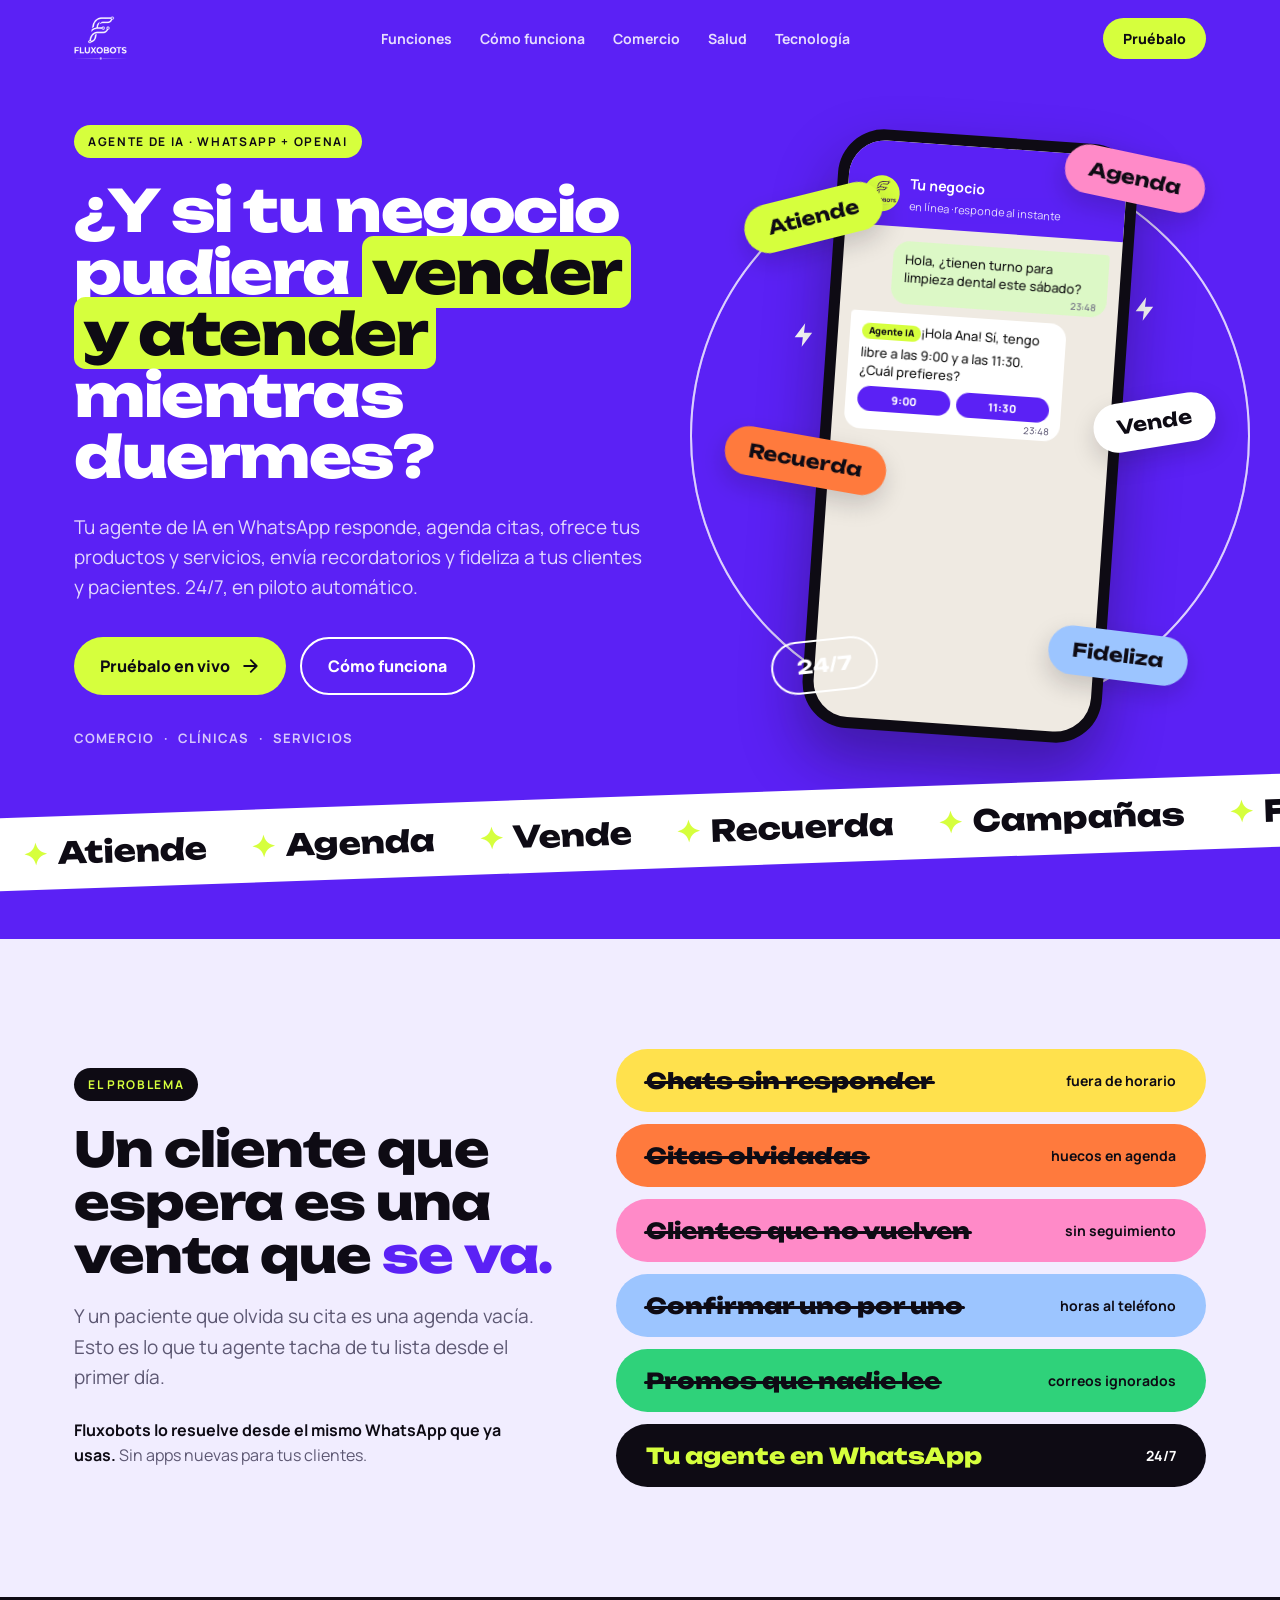
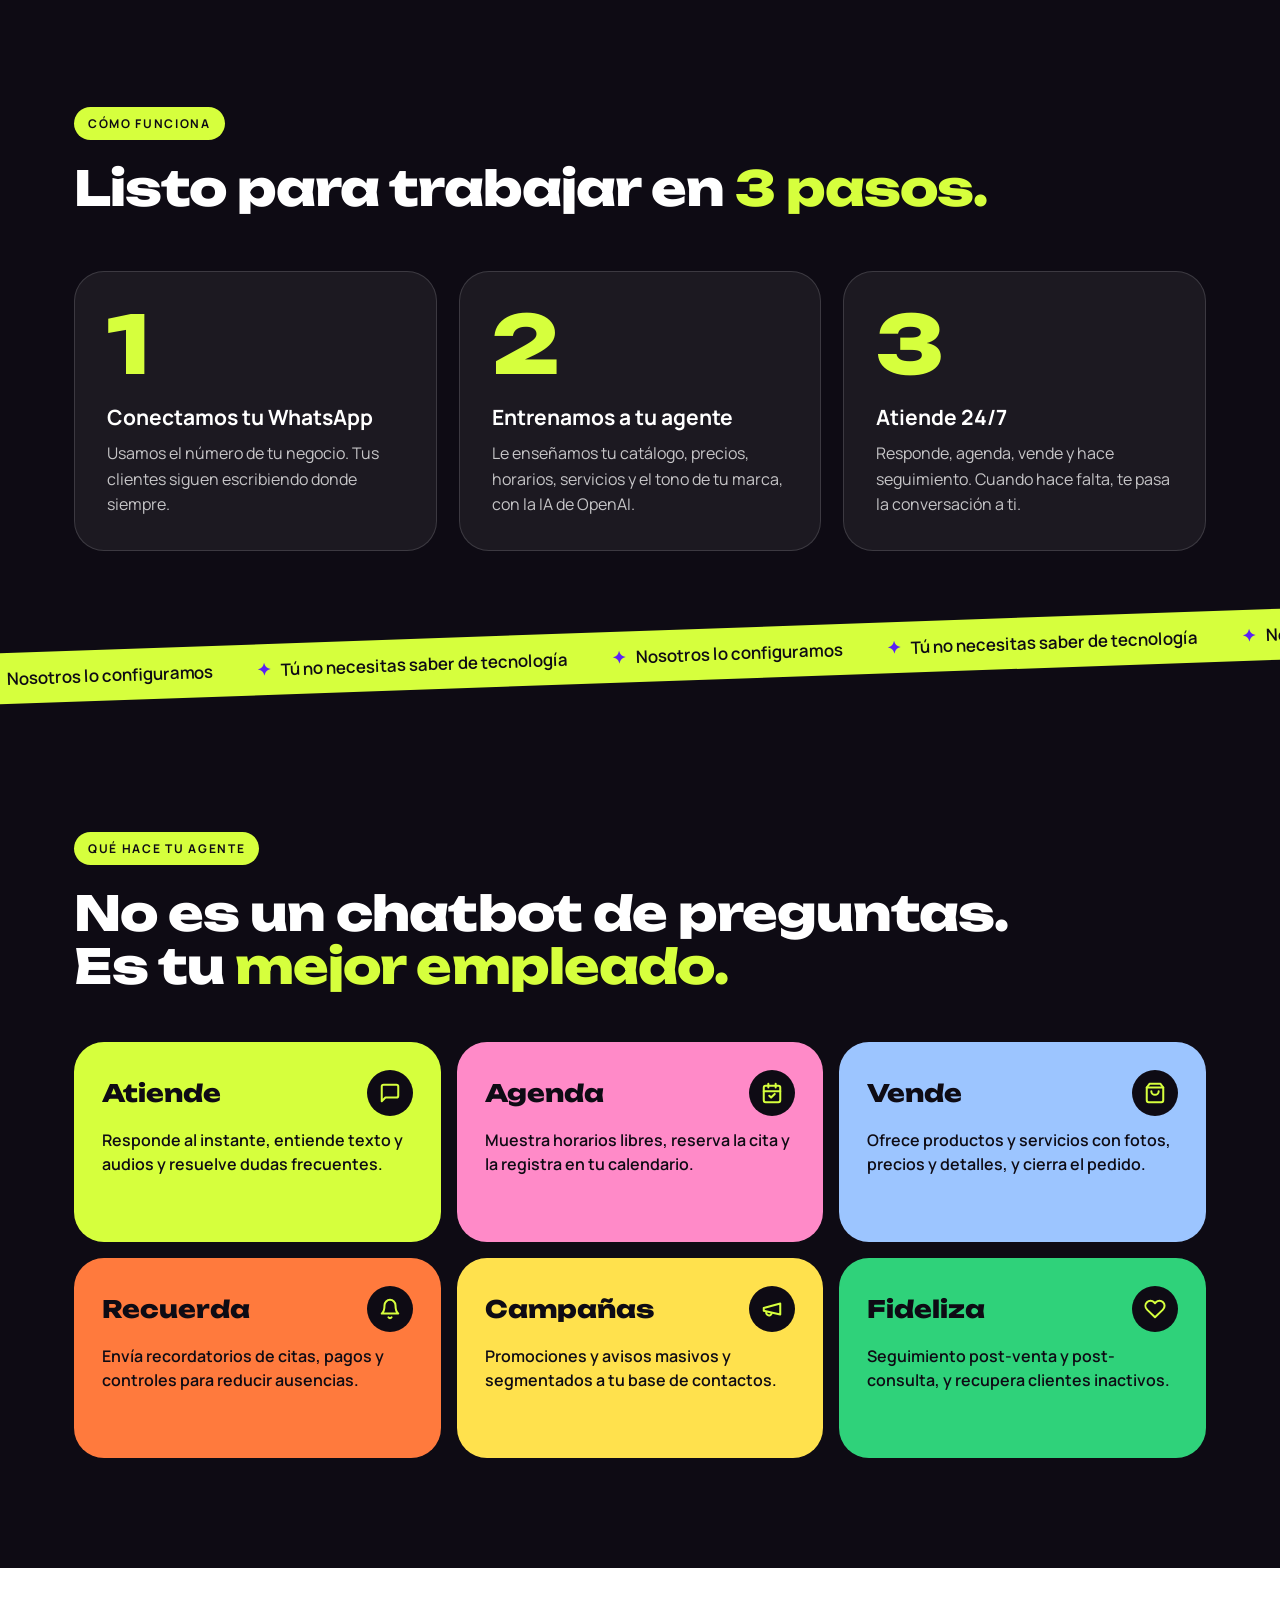
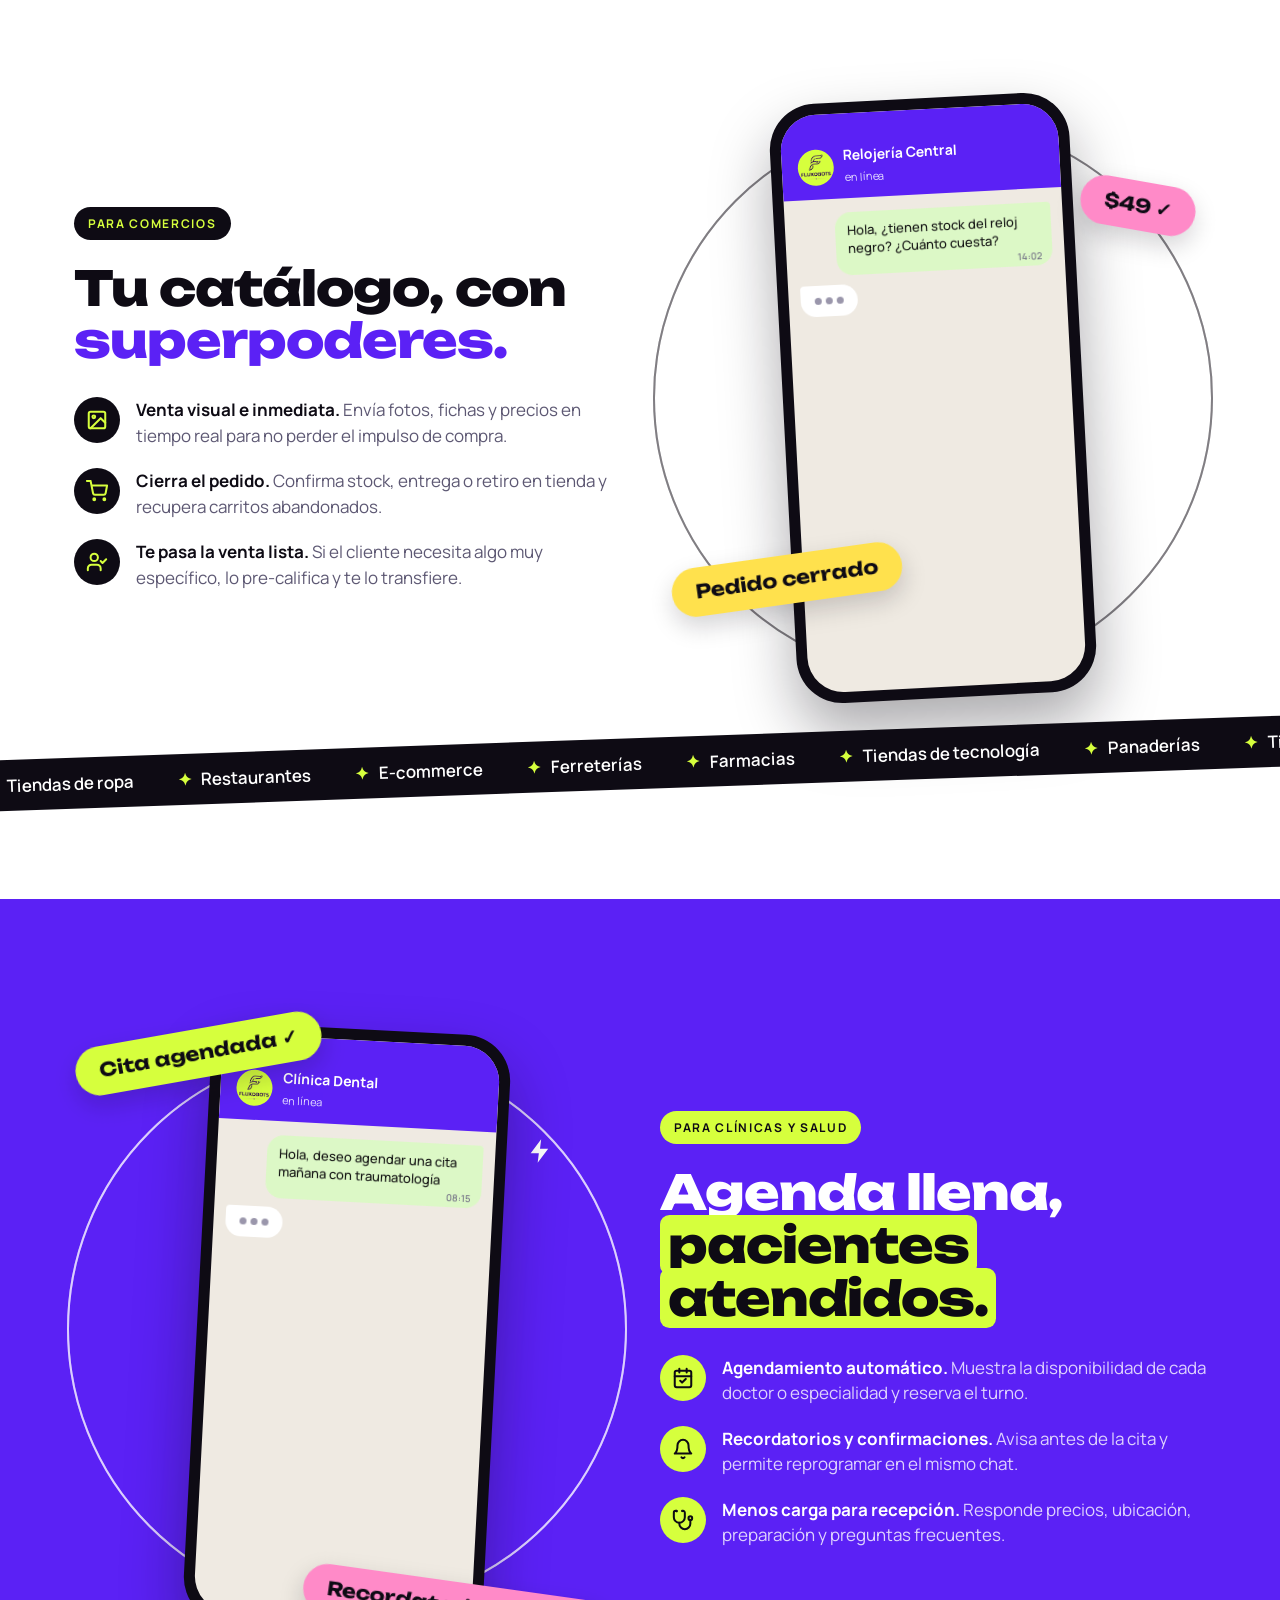
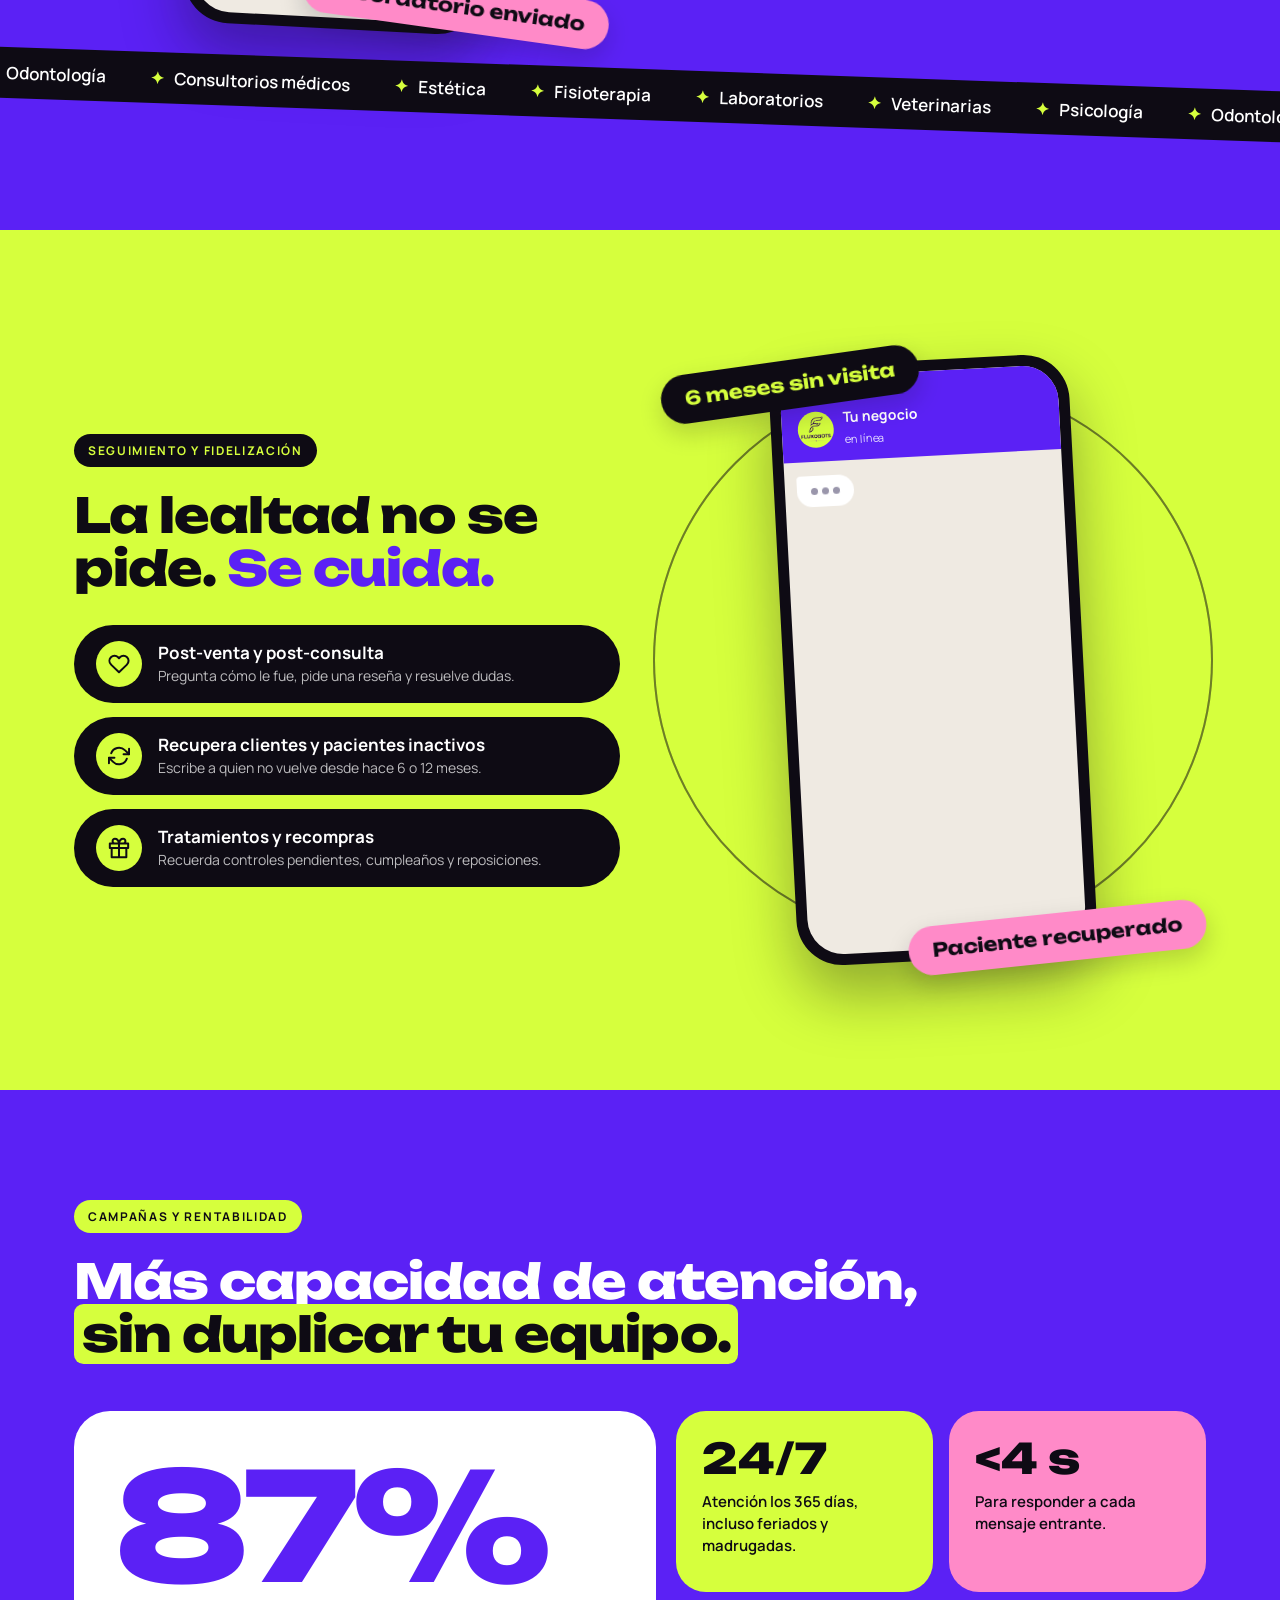
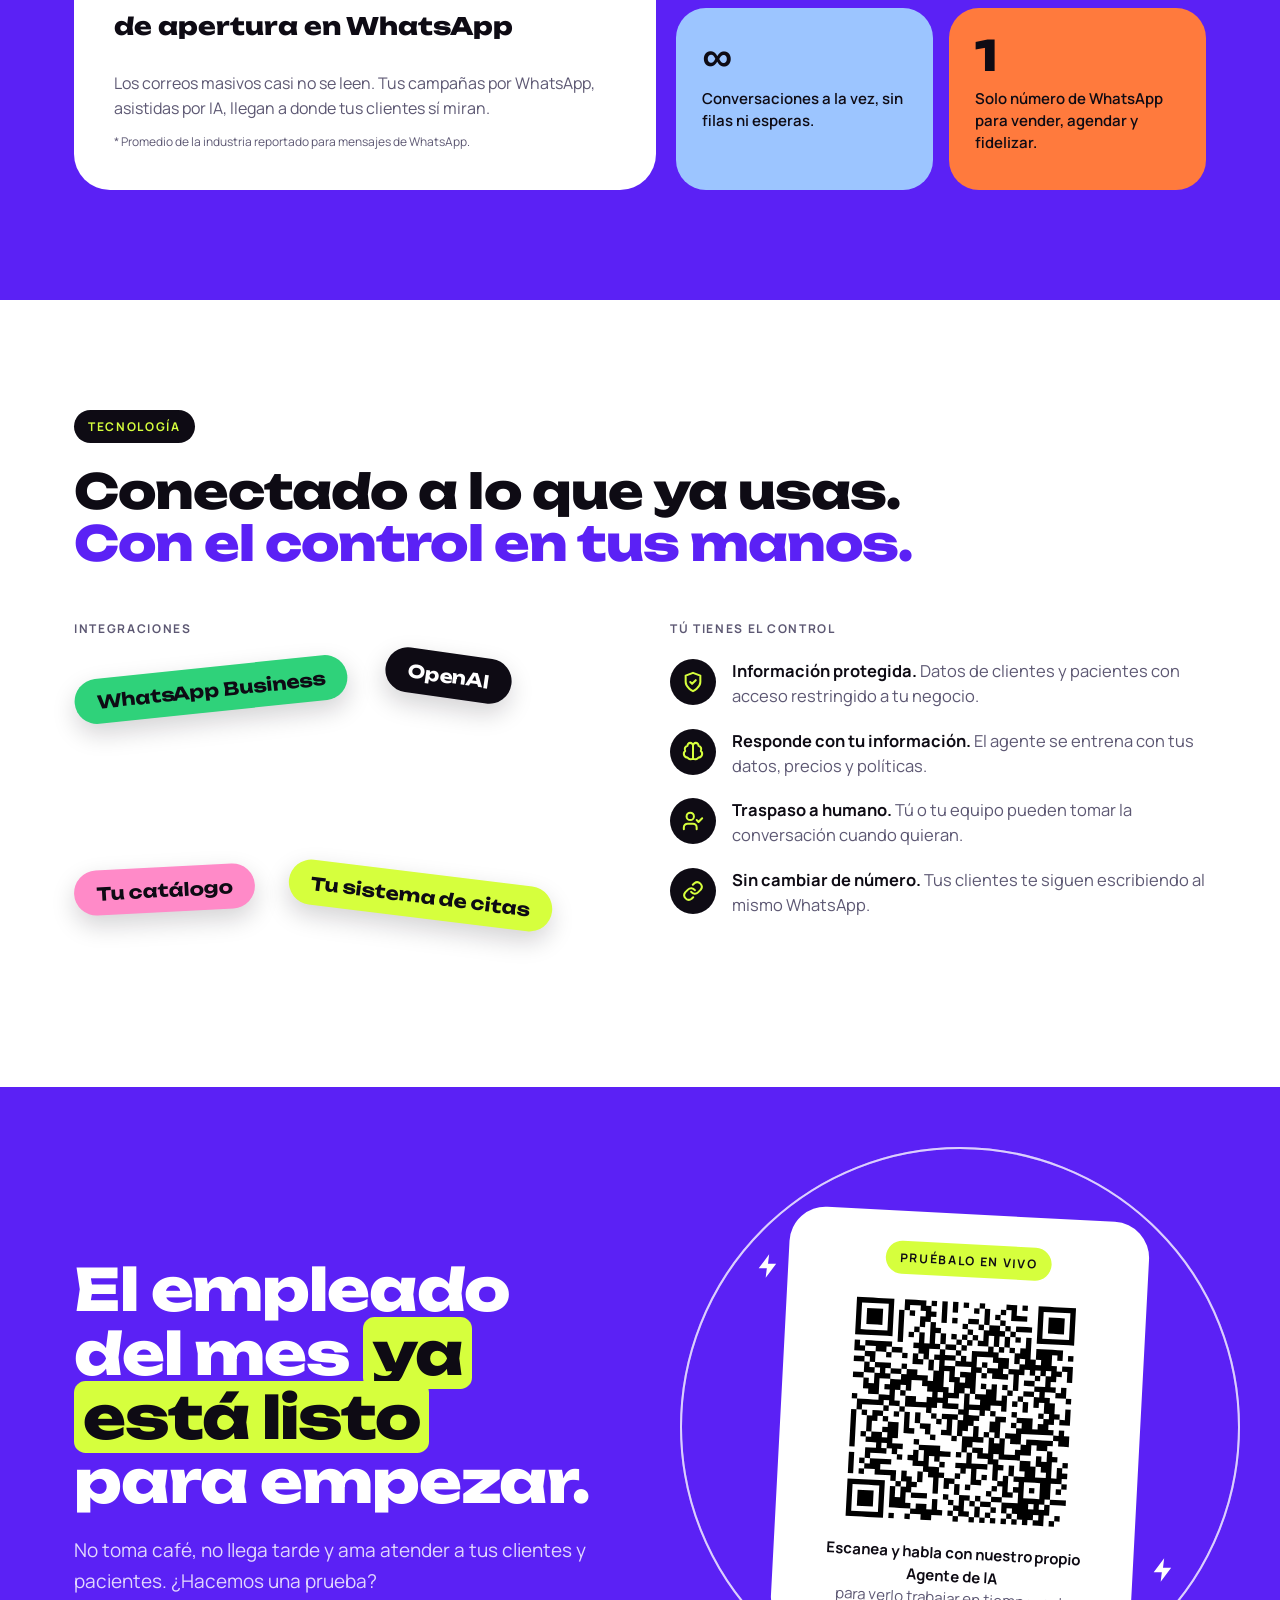
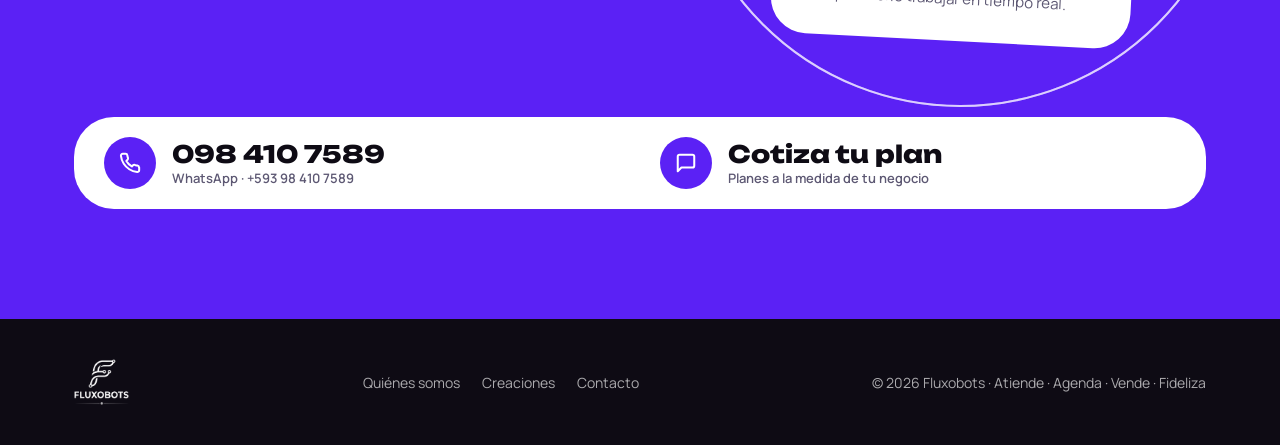
<file: index.html>
<!DOCTYPE html>
<html lang="es">
<head>
<meta charset="UTF-8">
<meta name="viewport" content="width=device-width, initial-scale=1.0">
<title>Fluxobots | Agente de IA para WhatsApp que atiende, agenda y vende 24/7</title>
<meta name="description" content="Agente de IA en WhatsApp conectado a OpenAI: atiende clientes y pacientes, agenda citas, vende tus productos, envía recordatorios y campañas masivas, y fideliza 24/7. Para comercios y clínicas en Ecuador.">
<meta name="keywords" content="agente de IA, chatbot WhatsApp, inteligencia artificial, WhatsApp Business, OpenAI, agendar citas, recordatorios, campañas masivas WhatsApp, fidelización de clientes, clínicas, consultorios, comercio, Ecuador, Fluxobots">
<meta name="author" content="Fluxobots">
<meta name="robots" content="index, follow, max-image-preview:large">
<link rel="canonical" href="https://fluxobots.com/">
<meta name="theme-color" content="#5b21f5">
<link rel="icon" type="image/png" href="img/favicon.png">
<link rel="apple-touch-icon" href="img/apple-touch-icon.png">

<!-- Vista previa al compartir (WhatsApp, Facebook, LinkedIn) -->
<meta property="og:type" content="website">
<meta property="og:site_name" content="Fluxobots">
<meta property="og:locale" content="es_EC">
<meta property="og:url" content="https://fluxobots.com/">
<meta property="og:title" content="Fluxobots | Tu negocio vende y atiende mientras duermes">
<meta property="og:description" content="Agente de IA en WhatsApp que atiende, agenda citas, vende, envía recordatorios y fideliza a tus clientes y pacientes 24/7.">
<meta property="og:image" content="https://fluxobots.com/img/og-fluxobots.jpg">
<meta property="og:image:secure_url" content="https://fluxobots.com/img/og-fluxobots.jpg">
<meta property="og:image:type" content="image/jpeg">
<meta property="og:image:width" content="1200">
<meta property="og:image:height" content="630">
<meta property="og:image:alt" content="Fluxobots: agente de IA en WhatsApp agendando una cita en un teléfono">

<!-- Vista previa en X / Twitter -->
<meta name="twitter:card" content="summary_large_image">
<meta name="twitter:title" content="Fluxobots | Tu negocio vende y atiende mientras duermes">
<meta name="twitter:description" content="Agente de IA en WhatsApp que atiende, agenda citas, vende, envía recordatorios y fideliza 24/7.">
<meta name="twitter:image" content="https://fluxobots.com/img/og-fluxobots.jpg">
<meta name="twitter:image:alt" content="Fluxobots: agente de IA en WhatsApp agendando una cita en un teléfono">

<!-- Datos estructurados para Google -->
<script type="application/ld+json">
{
  "@context": "https://schema.org",
  "@graph": [
    {
      "@type": "Organization",
      "@id": "https://fluxobots.com/#org",
      "name": "Fluxobots",
      "url": "https://fluxobots.com/",
      "logo": "https://fluxobots.com/img/logo.png",
      "image": "https://fluxobots.com/img/og-fluxobots.jpg",
      "telephone": "+593984107589",
      "contactPoint": {
        "@type": "ContactPoint",
        "telephone": "+593984107589",
        "contactType": "sales",
        "areaServed": "EC",
        "availableLanguage": "es"
      }
    },
    {
      "@type": "WebSite",
      "@id": "https://fluxobots.com/#web",
      "url": "https://fluxobots.com/",
      "name": "Fluxobots",
      "inLanguage": "es",
      "publisher": { "@id": "https://fluxobots.com/#org" }
    },
    {
      "@type": "Service",
      "name": "Agente de IA para WhatsApp",
      "serviceType": "Automatización de atención al cliente con inteligencia artificial",
      "provider": { "@id": "https://fluxobots.com/#org" },
      "areaServed": "EC",
      "description": "Agente de IA conectado a WhatsApp y OpenAI que atiende, agenda citas, vende productos y servicios, envía recordatorios y campañas masivas, y fideliza clientes y pacientes 24/7."
    }
  ]
}
</script>
<link rel="preconnect" href="https://fonts.googleapis.com">
<link rel="preconnect" href="https://fonts.gstatic.com" crossorigin>
<link href="https://fonts.googleapis.com/css2?family=Unbounded:wght@500;700;800&family=Manrope:wght@400;500;600;700;800&display=swap" rel="stylesheet">
<style>
/* Landing de una columna con secciones de color plano (violeta / blanco / negro / lima),
   stickers en píldora, cintas en movimiento y chats animados */
:root{
  color-scheme:light;
  --violet:#5b21f5;
  --lime:#d6ff3d;
  --ink:#0e0b14;
  --paper:#ffffff;
  --mist:#f1edff;
  --grey:#5d5873;
  --pink:#ff8ac8;
  --orange:#ff7a3d;
  --sky:#9cc5ff;
  --green:#2fd27a;
  --yellow:#ffe14d;
  --wa-bubble:#dcf8c6;
  --display:'Unbounded','Arial Black',sans-serif;
  --body:'Manrope','Segoe UI',Arial,sans-serif;
  --wrap:1180px;
  --ease:cubic-bezier(.2,.8,.2,1);
}
*{box-sizing:border-box;margin:0;padding:0}
html{scroll-behavior:smooth}
body{font-family:var(--body);color:var(--ink);background:var(--paper);-webkit-font-smoothing:antialiased;overflow-x:hidden}
img{max-width:100%}
a{color:inherit}
:focus-visible{outline:3px solid var(--pink);outline-offset:3px;border-radius:6px}

.wrap{max-width:var(--wrap);margin:0 auto;padding-inline:24px}
section{position:relative;overflow:hidden}
.pad{padding-block:110px}

/* Colores de sección */
.v{background:var(--violet);color:var(--paper)}
.k{background:var(--ink);color:var(--paper)}
.l{background:var(--lime);color:var(--ink)}
.m{background:var(--mist)}

/* Tipografía */
.tag{display:inline-block;font:700 12px var(--body);letter-spacing:.14em;text-transform:uppercase;padding:8px 14px;border-radius:999px;background:var(--ink);color:var(--lime);margin-bottom:22px}
.v .tag,.k .tag{background:var(--lime);color:var(--ink)}
h1{font:800 clamp(36px,4.6vw,58px)/1.06 var(--display);letter-spacing:-.025em;text-wrap:balance}
h2{font:800 clamp(30px,4vw,48px)/1.1 var(--display);letter-spacing:-.02em;text-wrap:balance}
h3{font:700 19px/1.3 var(--body)}
.lead{font-size:clamp(17px,1.6vw,19px);line-height:1.6;max-width:580px;color:var(--grey)}
.v .lead,.k .lead{color:rgba(255,255,255,.82)}
.hv{color:var(--violet)}
.k .hv{color:var(--lime)}

/* Resaltado lima que se "pinta" al aparecer */
.hl{background:linear-gradient(var(--lime),var(--lime)) no-repeat 0 0/0% 100%;color:inherit;padding:0 .16em;border-radius:.2em;-webkit-box-decoration-break:clone;box-decoration-break:clone;transition:background-size 1s var(--ease) .35s,color .4s .6s}
.in .hl,.no-js .hl{background-size:100% 100%;color:var(--ink)}

/* Botones */
.btn{display:inline-flex;align-items:center;gap:10px;font:800 16px var(--body);padding:16px 26px;border-radius:999px;text-decoration:none;transition:transform .25s var(--ease),box-shadow .25s}
.btn:hover{transform:translateY(-3px) rotate(-1deg);box-shadow:0 12px 0 rgba(14,11,20,.25)}
.btn.lime{background:var(--lime);color:var(--ink)}
.btn.line{border:2px solid currentColor;color:inherit}
.btn svg{width:20px;height:20px;fill:none;stroke:currentColor;stroke-width:2.2;stroke-linecap:round;stroke-linejoin:round}

/* ---------- Navegación ---------- */
.nav{position:sticky;top:0;z-index:50;background:var(--violet);color:var(--paper);transition:box-shadow .3s}
.nav.scrolled{box-shadow:0 6px 0 rgba(14,11,20,.18)}
.nav .wrap{display:flex;align-items:center;justify-content:space-between;height:76px;gap:20px}
.nav img{height:44px;display:block}
.nav ul{display:flex;gap:28px;list-style:none;font:700 14px var(--body)}
.nav ul a{text-decoration:none;opacity:.85;position:relative}
.nav ul a::after{content:"";position:absolute;left:0;right:0;bottom:-6px;height:3px;border-radius:3px;background:var(--lime);transform:scaleX(0);transition:transform .3s var(--ease)}
.nav ul a:hover{opacity:1}
.nav ul a:hover::after{transform:scaleX(1)}
.nav .btn{padding:11px 20px;font-size:14px}

/* ---------- Stickers ---------- */
.stk{position:absolute;z-index:4;font:700 clamp(14px,1.5vw,19px) var(--display);padding:.65em 1.25em;border-radius:999px;color:var(--ink);background:var(--c,var(--lime));white-space:nowrap;box-shadow:0 10px 24px rgba(14,11,20,.18);transform:rotate(var(--r,0deg));animation:bob 5s ease-in-out infinite;animation-delay:var(--d,0s)}
.stk.w{background:var(--paper)}
.stk.o{background:transparent;color:var(--paper);border:2px solid var(--paper);box-shadow:none}
@keyframes bob{0%,100%{transform:translateY(0) rotate(var(--r,0deg))}50%{transform:translateY(-12px) rotate(calc(var(--r,0deg) * -.4))}}
/* Entrada de stickers con rebote */
.js .pop{opacity:0;scale:.3}
.in .pop,.pop.in{opacity:1;scale:1;transition:scale .7s cubic-bezier(.34,1.7,.5,1) var(--pd,0s),opacity .3s var(--pd,0s)}

/* ---------- Cintas en movimiento ---------- */
.tape{position:relative;z-index:3;background:var(--ink);color:var(--paper);transform:rotate(var(--r,-2deg));margin-inline:-40px;overflow:hidden;padding-block:14px;font:600 17px var(--body)}
.tape .track{display:flex;width:max-content;animation:marquee var(--t,40s) linear infinite}
.tape.rev .track{animation-direction:reverse}
.tape span{padding-inline:22px;white-space:nowrap}
.tape b{color:var(--lime);margin-right:10px}
.tape.lime{background:var(--lime);color:var(--ink)}
.tape.lime b{color:var(--violet)}
.tape.big{font:800 clamp(20px,2.4vw,30px) var(--display);padding-block:18px}
@keyframes marquee{to{transform:translateX(-50%)}}

/* ---------- Anillos que laten ---------- */
.rings{position:absolute;inset:50% auto auto 50%;width:560px;height:560px;translate:-50% -50%;pointer-events:none}
.rings i{position:absolute;inset:0;border-radius:50%;border:2px solid var(--rc,rgba(255,255,255,.4));animation:ring 4.5s ease-out infinite}
.rings i:nth-child(2){animation-delay:1.5s}
.rings i:nth-child(3){animation-delay:3s}
.dark-rings{--rc:rgba(14,11,20,.22)}
@keyframes ring{0%{transform:scale(.45);opacity:0}25%{opacity:1}100%{transform:scale(1.05);opacity:0}}

/* Destellos */
.spark{position:absolute;width:28px;height:28px;color:var(--paper);animation:twinkle 2.6s ease-in-out infinite;animation-delay:var(--d,0s)}
.spark svg{width:100%;height:100%;fill:currentColor}
@keyframes twinkle{0%,100%{transform:scale(.7) rotate(var(--r,0deg));opacity:.5}50%{transform:scale(1.15) rotate(calc(var(--r,0deg) + 12deg));opacity:1}}

/* Íconos */
.ico{width:46px;height:46px;border-radius:50%;display:grid;place-items:center;background:var(--ink);color:var(--lime);flex:none}
.ico svg{width:22px;height:22px;fill:none;stroke:currentColor;stroke-width:2.2;stroke-linecap:round;stroke-linejoin:round}

/* ---------- Teléfono con chat animado ---------- */
.stage{position:relative;display:grid;place-items:center;min-height:640px}
.phone{position:relative;z-index:2;width:300px;height:600px;border-radius:46px;background:var(--ink);padding:11px;box-shadow:0 30px 60px rgba(14,11,20,.35);transform:rotate(var(--pr,3deg))}
.screen{width:100%;height:100%;border-radius:36px;overflow:hidden;background:#efeae2;display:flex;flex-direction:column}
.wa-head{background:var(--violet);color:#fff;padding:32px 16px 12px;display:flex;align-items:center;gap:10px}
.wa-head .av{width:36px;height:36px;border-radius:50%;background:var(--lime);display:grid;place-items:center;overflow:hidden;flex:none}
.wa-head .av img{width:30px}
.wa-head b{font-size:14px;display:block}
.wa-head small{font-size:11px;opacity:.85}
.chat{flex:1;padding:14px 12px;display:flex;flex-direction:column;gap:9px;overflow:hidden}
.msg{max-width:85%;padding:9px 12px 18px;border-radius:16px;font-size:13px;line-height:1.4;position:relative;color:#111;font-weight:500}
.msg time{position:absolute;right:10px;bottom:3px;font-size:9.5px;color:#6b6780}
.msg.in{align-self:flex-end;background:var(--wa-bubble);border-top-right-radius:4px}
.msg.ai{align-self:flex-start;background:#fff;border-top-left-radius:4px}
.msg.ai::before{content:"Agente IA";display:inline-block;font-size:9.5px;font-weight:800;color:var(--ink);background:var(--lime);border-radius:999px;padding:1px 7px;margin-bottom:4px}
.msg .prod{display:flex;gap:8px;align-items:center;margin-top:6px;padding:6px;border-radius:10px;background:var(--mist)}
.msg .prod i{width:38px;height:38px;border-radius:9px;background:var(--ink);flex:none}
.msg .prod b{font-size:11px;display:block}
.msg .prod span{font-size:11px;color:var(--violet);font-weight:800}
.msg .btns{display:flex;gap:6px;margin-top:7px}
.msg .btns span{flex:1;text-align:center;font-size:11px;font-weight:800;color:var(--paper);border-radius:999px;padding:5px 4px;background:var(--violet)}
.typing{align-self:flex-start;background:#fff;border-radius:16px;border-top-left-radius:4px;padding:12px 14px;display:none;gap:4px}
.typing i{width:7px;height:7px;border-radius:50%;background:#9a96ab;animation:dot 1s infinite}
.typing i:nth-child(2){animation-delay:.15s}
.typing i:nth-child(3){animation-delay:.3s}
@keyframes dot{0%,60%,100%{transform:translateY(0);opacity:.5}30%{transform:translateY(-4px);opacity:1}}
/* Con JS, los mensajes aparecen uno a uno */
.js .chat .msg{display:none}
.js .chat .msg.show{display:block;animation:msgIn .45s var(--ease) both}
.js .chat .typing.show{display:flex;animation:msgIn .3s var(--ease) both}
@keyframes msgIn{from{opacity:0;transform:translateY(14px) scale(.96)}to{opacity:1;transform:none}}

/* ---------- Revelado al hacer scroll ---------- */
.js .rv{opacity:0;transform:translateY(40px)}
.js .rv.in{opacity:1;transform:none;transition:opacity .8s var(--ease) var(--rd,0s),transform .8s var(--ease) var(--rd,0s)}

/* ---------- Hero ---------- */
.hero{padding-block:40px 0}
.hero .grid{display:grid;grid-template-columns:1.15fr .85fr;align-items:center;gap:20px}
.hero h1{margin-bottom:24px}
.hero .lead{margin-bottom:34px}
.hero .ctas{display:flex;gap:14px;flex-wrap:wrap}
.hero .tape{margin-top:40px}
.hero .chips{display:flex;gap:10px;flex-wrap:wrap;margin-top:34px;font:700 13px var(--body);letter-spacing:.08em;text-transform:uppercase;opacity:.75}

/* ---------- Problema ---------- */
.problem .grid{display:grid;grid-template-columns:.9fr 1.1fr;gap:60px;align-items:center}
.problem .note{margin-top:26px;font-size:16px;line-height:1.55;color:var(--grey);max-width:440px}
.problem .note b{color:var(--ink)}
.list{display:flex;flex-direction:column;gap:12px}
.row{display:flex;align-items:center;justify-content:space-between;gap:16px;border-radius:999px;padding:18px 30px;background:var(--c);transition:transform .3s var(--ease)}
.row:hover{transform:translateX(-8px) rotate(-1deg)}
.row h3{font:800 clamp(16px,1.8vw,22px) var(--display);position:relative;display:inline-block}
.row h3::after{content:"";position:absolute;left:-2px;right:-2px;top:52%;height:3px;border-radius:3px;background:var(--ink);transform:scaleX(var(--strike,1));transform-origin:left;transition:transform .6s var(--ease) var(--sd,0s)}
.js .row h3::after{--strike:0}
.js .list.in .row h3::after{--strike:1}
.row span{font:700 14px var(--body);white-space:nowrap}
.row.ok{background:var(--ink);color:var(--paper)}
.row.ok h3{color:var(--lime)}
.row.ok h3::after{display:none}

/* ---------- Cómo funciona ---------- */
.steps{display:grid;grid-template-columns:repeat(3,1fr);gap:22px;margin-top:56px;position:relative}
.step{border-radius:30px;padding:32px;background:rgba(255,255,255,.06);border:1.5px solid rgba(255,255,255,.14);transition:transform .35s var(--ease),background .35s}
.step:hover{transform:translateY(-8px);background:rgba(214,255,61,.08)}
.step .n{font:800 80px/1 var(--display);color:var(--lime)}
.step h3{margin-top:20px;font-size:21px}
.step p{font-size:16px;line-height:1.6;color:rgba(255,255,255,.75);margin-top:10px}
.how .tape{margin-top:80px}

/* ---------- Funciones ---------- */
.feats{display:grid;grid-template-columns:repeat(3,1fr);gap:16px;margin-top:50px}
.f{border-radius:30px;padding:28px;background:var(--c);color:var(--ink);display:flex;flex-direction:column;gap:12px;min-height:200px;transition:transform .35s var(--ease)}
.f:hover{transform:translateY(-8px) rotate(var(--hr,-1.5deg))}
.f:nth-child(even){--hr:1.5deg}
.f .top{display:flex;align-items:center;justify-content:space-between}
.f h3{font:800 24px var(--display)}
.f p{font-size:16px;line-height:1.5;font-weight:600}
.f .ico{transition:transform .5s var(--ease)}
.f:hover .ico{transform:rotate(-15deg) scale(1.12)}

/* ---------- Demos ---------- */
.demo .grid{display:grid;grid-template-columns:1fr 1fr;gap:40px;align-items:center}
.demo ul{list-style:none;margin-top:30px;display:flex;flex-direction:column;gap:20px}
.demo li{display:flex;gap:16px;align-items:flex-start;font-size:17px;line-height:1.5;color:var(--grey)}
.demo li b{color:var(--ink)}
.demo.v li{color:rgba(255,255,255,.8)}
.demo.v li b{color:var(--paper)}
.demo.v .ico{background:var(--lime);color:var(--ink)}
.demo .tape{margin-top:20px}

/* ---------- Fidelización ---------- */
.flows{display:flex;flex-direction:column;gap:14px;margin-top:30px}
.flow{display:flex;gap:16px;align-items:center;padding:16px 22px;border-radius:999px;background:var(--ink);color:var(--paper);transition:transform .3s var(--ease)}
.flow:hover{transform:translateX(10px)}
.flow h3{font-size:17px}
.flow p{font-size:14px;color:rgba(255,255,255,.72);margin-top:2px}
.flow .ico{background:var(--lime);color:var(--ink)}

/* ---------- Resultados ---------- */
.res .grid{display:grid;grid-template-columns:1.1fr 1fr;gap:20px;margin-top:50px}
.big{background:var(--paper);color:var(--ink);border-radius:36px;padding:40px;display:flex;flex-direction:column;justify-content:space-between;gap:30px}
.big .num{font:800 clamp(90px,12vw,150px)/1 var(--display);letter-spacing:-.04em;color:var(--violet)}
.big h3{font:800 24px var(--display);margin-top:10px}
.big p{font-size:16px;line-height:1.55;color:var(--grey)}
.big small{font-size:12px;color:var(--grey);margin-top:12px;display:block}
.stats{display:grid;grid-template-columns:1fr 1fr;gap:16px}
.stat{border-radius:30px;padding:26px;background:var(--c);color:var(--ink);transition:transform .35s var(--ease)}
.stat:hover{transform:rotate(-2deg) scale(1.03)}
.stat .num{font:800 clamp(30px,3.4vw,42px)/1 var(--display)}
.stat p{font-size:15px;line-height:1.45;font-weight:600;margin-top:12px}

/* ---------- Tecnología ---------- */
.tech .grid{display:grid;grid-template-columns:1fr 1fr;gap:60px;margin-top:50px}
.tech h4{font:700 12px var(--body);letter-spacing:.14em;text-transform:uppercase;color:var(--grey)}
.cloud{position:relative;height:330px;margin-top:10px}
.cloud .stk{font-size:clamp(14px,1.5vw,18px)}
.sec{display:flex;flex-direction:column;gap:20px;margin-top:22px}
.sec div{display:flex;gap:16px;align-items:flex-start;font-size:16.5px;line-height:1.5;color:var(--grey)}
.sec b{color:var(--ink)}

/* ---------- Cierre ---------- */
.cta .grid{display:grid;grid-template-columns:1.1fr .9fr;gap:40px;align-items:center}
.cta h2{font-size:clamp(34px,4.6vw,58px);margin-bottom:22px}
.qr{position:relative;z-index:2;max-width:360px;margin-inline:auto;background:var(--paper);border-radius:36px;padding:30px;text-align:center;color:var(--ink);transform:rotate(3deg);transition:transform .5s var(--ease)}
.qr:hover{transform:rotate(0) scale(1.03)}
.qr .lbl{display:inline-block;font:700 12px var(--body);letter-spacing:.14em;background:var(--lime);padding:8px 14px;border-radius:999px}
.qr img{width:230px;height:230px;margin:20px auto 16px;display:block}
.qr p{font-size:15px;line-height:1.5;color:var(--grey)}
.qr p b{color:var(--ink)}
.bar{display:flex;flex-wrap:wrap;background:var(--paper);border-radius:40px;padding:10px;margin-top:60px}
.bar a{flex:1 1 280px;display:flex;align-items:center;gap:16px;padding:10px 20px;color:var(--ink);text-decoration:none;font:800 clamp(18px,2vw,24px) var(--display);border-radius:30px;transition:background .3s}
.bar a:hover{background:var(--mist)}
.bar small{display:block;font:600 13px var(--body);color:var(--grey)}
.bar .ico{background:var(--violet);color:var(--paper);width:52px;height:52px}

/* ---------- Pie ---------- */
footer{background:var(--ink);color:rgba(255,255,255,.65);padding-block:40px;font-size:14px}
footer .wrap{display:flex;align-items:center;justify-content:space-between;gap:20px;flex-wrap:wrap}
footer img{height:46px}
footer nav{display:flex;gap:22px;flex-wrap:wrap}
footer a{text-decoration:none}
footer a:hover{color:var(--lime)}

/* ---------- Responsive ---------- */
@media (max-width:960px){
  .pad{padding-block:80px}
  .nav ul{display:none}
  .hero .grid,.problem .grid,.demo .grid,.res .grid,.tech .grid,.cta .grid{grid-template-columns:1fr}
  .steps,.feats{grid-template-columns:1fr 1fr}
  .stage{min-height:600px}
  .demo .stage{order:2}
}
@media (max-width:600px){
  .wrap{padding-inline:18px}
  .steps,.feats,.stats{grid-template-columns:1fr}
  .stage{min-height:560px}
  .phone{scale:.88}
  .rings{width:420px;height:420px}
  .row{padding:16px 22px}
  .row span{display:none}
  .cloud{height:360px}
  .nav img{height:38px}
}

@media (prefers-reduced-motion:reduce){
  *,*::before,*::after{animation:none!important;transition:none!important}
  html{scroll-behavior:auto}
  .js .rv,.js .pop{opacity:1;transform:none;scale:1}
}
</style>
</head>
<body class="no-js">
<script>document.body.classList.replace('no-js','js')</script>

<!-- Íconos reutilizables -->
<svg width="0" height="0" style="position:absolute" aria-hidden="true">
  <defs>
    <symbol id="i-spark" viewBox="0 0 24 24"><path d="M13 2 4 14h7l-1 8 9-12h-7z"/></symbol>
    <symbol id="i-chat" viewBox="0 0 24 24"><path d="M21 15a2 2 0 0 1-2 2H7l-4 4V5a2 2 0 0 1 2-2h14a2 2 0 0 1 2 2z"/></symbol>
    <symbol id="i-cal" viewBox="0 0 24 24"><rect x="3" y="4" width="18" height="18" rx="2"/><path d="M16 2v4M8 2v4M3 10h18M9 15l2 2 4-4"/></symbol>
    <symbol id="i-bag" viewBox="0 0 24 24"><path d="M6 2 3 6v14a2 2 0 0 0 2 2h14a2 2 0 0 0 2-2V6l-3-4z"/><path d="M3 6h18M16 10a4 4 0 0 1-8 0"/></symbol>
    <symbol id="i-bell" viewBox="0 0 24 24"><path d="M18 8A6 6 0 0 0 6 8c0 7-3 9-3 9h18s-3-2-3-9M13.7 21a2 2 0 0 1-3.4 0"/></symbol>
    <symbol id="i-mega" viewBox="0 0 24 24"><path d="m3 11 18-5v12L3 14v-3z"/><path d="M11.6 16.8a3 3 0 1 1-5.8-1.6"/></symbol>
    <symbol id="i-heart" viewBox="0 0 24 24"><path d="M20.8 4.6a5.5 5.5 0 0 0-7.8 0L12 5.7l-1-1.1a5.5 5.5 0 0 0-7.8 7.8l1 1.1L12 21l7.8-7.5 1-1.1a5.5 5.5 0 0 0 0-7.8z"/></symbol>
    <symbol id="i-img" viewBox="0 0 24 24"><rect x="3" y="3" width="18" height="18" rx="2"/><circle cx="8.5" cy="8.5" r="1.5"/><path d="m21 15-5-5L5 21"/></symbol>
    <symbol id="i-hand" viewBox="0 0 24 24"><path d="M16 21v-2a4 4 0 0 0-4-4H6a4 4 0 0 0-4 4v2"/><circle cx="9" cy="7" r="4"/><path d="m16 11 2 2 4-4"/></symbol>
    <symbol id="i-cart" viewBox="0 0 24 24"><circle cx="9" cy="21" r="1"/><circle cx="20" cy="21" r="1"/><path d="M1 1h4l2.7 13.4a2 2 0 0 0 2 1.6h9.7a2 2 0 0 0 2-1.6L23 6H6"/></symbol>
    <symbol id="i-steth" viewBox="0 0 24 24"><path d="M4.8 2.3A.3.3 0 1 0 5 2H4a2 2 0 0 0-2 2v5a6 6 0 0 0 6 6 6 6 0 0 0 6-6V4a2 2 0 0 0-2-2h-1a.2.2 0 1 0 .3.3"/><path d="M8 15v1a6 6 0 0 0 6 6 6 6 0 0 0 6-6v-4"/><circle cx="20" cy="10" r="2"/></symbol>
    <symbol id="i-refresh" viewBox="0 0 24 24"><path d="M23 4v6h-6M1 20v-6h6"/><path d="M3.5 9a9 9 0 0 1 14.9-3.4L23 10M1 14l4.6 4.4A9 9 0 0 0 20.5 15"/></symbol>
    <symbol id="i-gift" viewBox="0 0 24 24"><path d="M20 12v10H4V12M2 7h20v5H2zM12 22V7M12 7H7.5a2.5 2.5 0 0 1 0-5C11 2 12 7 12 7zM12 7h4.5a2.5 2.5 0 0 0 0-5C13 2 12 7 12 7z"/></symbol>
    <symbol id="i-shield" viewBox="0 0 24 24"><path d="M12 22s8-4 8-10V5l-8-3-8 3v7c0 6 8 10 8 10z"/><path d="m9 12 2 2 4-4"/></symbol>
    <symbol id="i-phone" viewBox="0 0 24 24"><path d="M22 16.9v3a2 2 0 0 1-2.2 2 19.8 19.8 0 0 1-8.6-3.1 19.5 19.5 0 0 1-6-6A19.8 19.8 0 0 1 2.1 4.2 2 2 0 0 1 4.1 2h3a2 2 0 0 1 2 1.7c.1.9.4 1.8.7 2.7a2 2 0 0 1-.5 2.1L8 9.8a16 16 0 0 0 6 6l1.3-1.3a2 2 0 0 1 2.1-.4c.9.3 1.8.6 2.7.7a2 2 0 0 1 1.7 2z"/></symbol>
    <symbol id="i-globe" viewBox="0 0 24 24"><circle cx="12" cy="12" r="10"/><path d="M2 12h20M12 2a15.3 15.3 0 0 1 4 10 15.3 15.3 0 0 1-4 10 15.3 15.3 0 0 1-4-10 15.3 15.3 0 0 1 4-10z"/></symbol>
    <symbol id="i-brain" viewBox="0 0 24 24"><path d="M12 5a3 3 0 1 0-6 .1 4 4 0 0 0-2.5 5.8A4 4 0 0 0 6 18a4 4 0 0 0 6 1V5zM12 5a3 3 0 1 1 6 .1 4 4 0 0 1 2.5 5.8A4 4 0 0 1 18 18a4 4 0 0 1-6 1"/></symbol>
    <symbol id="i-link" viewBox="0 0 24 24"><path d="M10 13a5 5 0 0 0 7.5.5l3-3a5 5 0 0 0-7-7l-1.7 1.7"/><path d="M14 11a5 5 0 0 0-7.5-.5l-3 3a5 5 0 0 0 7 7l1.7-1.7"/></symbol>
    <symbol id="i-arrow" viewBox="0 0 24 24"><path d="M5 12h14M13 5l7 7-7 7"/></symbol>
  </defs>
</svg>

<!-- ============ NAVEGACIÓN ============ -->
<header class="nav" id="nav">
  <div class="wrap">
    <a href="#inicio" aria-label="Fluxobots, inicio"><img src="img/logo-blanco.png" alt="Fluxobots"></a>
    <ul>
      <li><a href="#funciones">Funciones</a></li>
      <li><a href="#como">Cómo funciona</a></li>
      <li><a href="#comercio">Comercio</a></li>
      <li><a href="#salud">Salud</a></li>
      <li><a href="#tecnologia">Tecnología</a></li>
    </ul>
    <a class="btn lime" href="#contacto">Pruébalo</a>
  </div>
</header>

<main>

<!-- ============ HERO ============ -->
<section class="v hero" id="inicio">
  <div class="wrap grid">
    <div class="copy rv in-hero">
      <div class="tag">Agente de IA · WhatsApp + OpenAI</div>
      <h1>¿Y si tu negocio pudiera <span class="hl">vender y atender</span> mientras duermes?</h1>
      <p class="lead">Tu agente de IA en WhatsApp responde, agenda citas, ofrece tus productos y servicios, envía recordatorios y fideliza a tus clientes y pacientes. 24/7, en piloto automático.</p>
      <div class="ctas">
        <a class="btn lime" href="#contacto">Pruébalo en vivo <svg><use href="#i-arrow"/></svg></a>
        <a class="btn line" href="#como">Cómo funciona</a>
      </div>
      <div class="chips"><span>Comercio</span><span>·</span><span>Clínicas</span><span>·</span><span>Servicios</span></div>
    </div>

    <div class="stage">
      <div class="rings"><i></i><i></i><i></i></div>
      <div class="phone" data-chat style="--pr:4deg"><div class="screen">
        <div class="wa-head"><div class="av"><img src="img/logo-transparente.png" alt=""></div><div><b>Tu negocio</b><small>en línea · responde al instante</small></div></div>
        <div class="chat">
          <div class="msg in">Hola, ¿tienen turno para limpieza dental este sábado? <time>23:48</time></div>
          <div class="msg ai">¡Hola Ana! Sí, tengo libre a las 9:00 y a las 11:30. ¿Cuál prefieres?
            <div class="btns"><span>9:00</span><span>11:30</span></div><time>23:48</time></div>
          <div class="msg in">11:30 porfa 🙌 <time>23:49</time></div>
          <div class="msg ai">¡Listo! Te reservé el sábado a las 11:30. Te enviaré un recordatorio el viernes. <time>23:49</time></div>
        </div>
      </div></div>
      <span class="stk pop" style="left:2%;top:12%;--r:-14deg;--pd:.2s">Atiende</span>
      <span class="stk pop" style="right:0;top:6%;--r:12deg;--c:var(--pink);--d:-1s;--pd:.35s">Agenda</span>
      <span class="stk w pop" style="right:-2%;top:44%;--r:-9deg;--d:-2s;--pd:.5s">Vende</span>
      <span class="stk pop" style="left:-2%;top:50%;--r:10deg;--c:var(--orange);--d:-3s;--pd:.65s">Recuerda</span>
      <span class="stk pop" style="right:4%;bottom:12%;--r:7deg;--c:var(--sky);--d:-1.5s;--pd:.8s">Fideliza</span>
      <span class="stk o pop" style="left:8%;bottom:10%;--r:-6deg;--d:-2.5s;--pd:.95s">24/7</span>
      <span class="spark" style="left:12%;top:32%;--r:-12deg"><svg><use href="#i-spark"/></svg></span>
      <span class="spark" style="right:10%;top:28%;--r:14deg;--d:-1.2s"><svg><use href="#i-spark"/></svg></span>
    </div>
  </div>
  <div class="tape big" style="--r:-2deg;--t:30s" aria-hidden="true"><div class="track">
    <span><b>✦</b>Atiende</span><span><b>✦</b>Agenda</span><span><b>✦</b>Vende</span><span><b>✦</b>Recuerda</span><span><b>✦</b>Campañas</span><span><b>✦</b>Fideliza</span>
    <span><b>✦</b>Atiende</span><span><b>✦</b>Agenda</span><span><b>✦</b>Vende</span><span><b>✦</b>Recuerda</span><span><b>✦</b>Campañas</span><span><b>✦</b>Fideliza</span>
  </div></div>
  <div style="height:70px"></div>
</section>

<!-- ============ PROBLEMA ============ -->
<section class="m pad problem">
  <div class="wrap grid">
    <div class="rv">
      <div class="tag">El problema</div>
      <h2>Un cliente que espera es una venta que <span class="hv">se va.</span></h2>
      <p class="lead" style="margin-top:20px">Y un paciente que olvida su cita es una agenda vacía. Esto es lo que tu agente tacha de tu lista desde el primer día.</p>
      <p class="note"><b>Fluxobots lo resuelve desde el mismo WhatsApp que ya usas.</b> Sin apps nuevas para tus clientes.</p>
    </div>
    <div class="list rv" style="--rd:.15s">
      <div class="row" style="--c:var(--yellow);--sd:.3s"><h3>Chats sin responder</h3><span>fuera de horario</span></div>
      <div class="row" style="--c:var(--orange);--sd:.55s"><h3>Citas olvidadas</h3><span>huecos en agenda</span></div>
      <div class="row" style="--c:var(--pink);--sd:.8s"><h3>Clientes que no vuelven</h3><span>sin seguimiento</span></div>
      <div class="row" style="--c:var(--sky);--sd:1.05s"><h3>Confirmar uno por uno</h3><span>horas al teléfono</span></div>
      <div class="row" style="--c:var(--green);--sd:1.3s"><h3>Promos que nadie lee</h3><span>correos ignorados</span></div>
      <div class="row ok pop" style="--pd:1.6s"><h3>Tu agente en WhatsApp</h3><span>24/7</span></div>
    </div>
  </div>
</section>

<!-- ============ CÓMO FUNCIONA ============ -->
<section class="k pad how" id="como">
  <div class="wrap">
    <div class="rv">
      <div class="tag">Cómo funciona</div>
      <h2>Listo para trabajar en <span class="hv">3 pasos.</span></h2>
    </div>
    <div class="steps">
      <div class="step rv"><div class="n">1</div><h3>Conectamos tu WhatsApp</h3><p>Usamos el número de tu negocio. Tus clientes siguen escribiendo donde siempre.</p></div>
      <div class="step rv" style="--rd:.15s"><div class="n">2</div><h3>Entrenamos a tu agente</h3><p>Le enseñamos tu catálogo, precios, horarios, servicios y el tono de tu marca, con la IA de OpenAI.</p></div>
      <div class="step rv" style="--rd:.3s"><div class="n">3</div><h3>Atiende 24/7</h3><p>Responde, agenda, vende y hace seguimiento. Cuando hace falta, te pasa la conversación a ti.</p></div>
    </div>
  </div>
  <div class="tape lime rev" style="--r:-2deg;--t:36s" aria-hidden="true"><div class="track">
    <span><b>✦</b>Nosotros lo configuramos</span><span><b>✦</b>Tú no necesitas saber de tecnología</span><span><b>✦</b>Nosotros lo configuramos</span><span><b>✦</b>Tú no necesitas saber de tecnología</span>
    <span><b>✦</b>Nosotros lo configuramos</span><span><b>✦</b>Tú no necesitas saber de tecnología</span><span><b>✦</b>Nosotros lo configuramos</span><span><b>✦</b>Tú no necesitas saber de tecnología</span>
  </div></div>
</section>

<!-- ============ FUNCIONES ============ -->
<section class="k pad" id="funciones" style="padding-top:40px">
  <div class="wrap">
    <div class="rv">
      <div class="tag">Qué hace tu agente</div>
      <h2>No es un chatbot de preguntas. Es tu <span class="hv">mejor empleado.</span></h2>
    </div>
    <div class="feats">
      <div class="f rv" style="--c:var(--lime)"><div class="top"><h3>Atiende</h3><span class="ico"><svg><use href="#i-chat"/></svg></span></div><p>Responde al instante, entiende texto y audios y resuelve dudas frecuentes.</p></div>
      <div class="f rv" style="--c:var(--pink);--rd:.1s"><div class="top"><h3>Agenda</h3><span class="ico"><svg><use href="#i-cal"/></svg></span></div><p>Muestra horarios libres, reserva la cita y la registra en tu calendario.</p></div>
      <div class="f rv" style="--c:var(--sky);--rd:.2s"><div class="top"><h3>Vende</h3><span class="ico"><svg><use href="#i-bag"/></svg></span></div><p>Ofrece productos y servicios con fotos, precios y detalles, y cierra el pedido.</p></div>
      <div class="f rv" style="--c:var(--orange)"><div class="top"><h3>Recuerda</h3><span class="ico"><svg><use href="#i-bell"/></svg></span></div><p>Envía recordatorios de citas, pagos y controles para reducir ausencias.</p></div>
      <div class="f rv" style="--c:var(--yellow);--rd:.1s"><div class="top"><h3>Campañas</h3><span class="ico"><svg><use href="#i-mega"/></svg></span></div><p>Promociones y avisos masivos y segmentados a tu base de contactos.</p></div>
      <div class="f rv" style="--c:var(--green);--rd:.2s"><div class="top"><h3>Fideliza</h3><span class="ico"><svg><use href="#i-heart"/></svg></span></div><p>Seguimiento post-venta y post-consulta, y recupera clientes inactivos.</p></div>
    </div>
  </div>
</section>

<!-- ============ COMERCIO ============ -->
<section class="pad demo" id="comercio">
  <div class="wrap grid">
    <div class="rv">
      <div class="tag">Para comercios</div>
      <h2>Tu catálogo, con <span class="hv">superpoderes.</span></h2>
      <ul>
        <li><span class="ico"><svg><use href="#i-img"/></svg></span><span><b>Venta visual e inmediata.</b> Envía fotos, fichas y precios en tiempo real para no perder el impulso de compra.</span></li>
        <li><span class="ico"><svg><use href="#i-cart"/></svg></span><span><b>Cierra el pedido.</b> Confirma stock, entrega o retiro en tienda y recupera carritos abandonados.</span></li>
        <li><span class="ico"><svg><use href="#i-hand"/></svg></span><span><b>Te pasa la venta lista.</b> Si el cliente necesita algo muy específico, lo pre-califica y te lo transfiere.</span></li>
      </ul>
    </div>
    <div class="stage">
      <div class="rings dark-rings"><i></i><i></i><i></i></div>
      <div class="phone" data-chat style="--pr:-3deg"><div class="screen">
        <div class="wa-head"><div class="av"><img src="img/logo-transparente.png" alt=""></div><div><b>Relojería Central</b><small>en línea</small></div></div>
        <div class="chat">
          <div class="msg in">Hola, ¿tienen stock del reloj negro? ¿Cuánto cuesta? <time>14:02</time></div>
          <div class="msg ai">¡Hola Carlos! Sí, nos quedan las últimas 3 unidades:
            <div class="prod"><i></i><div><b>Reloj Classic Black</b><span>$49.00</span></div></div><time>14:02</time></div>
          <div class="msg ai">¿Te lo enviamos mañana o prefieres retirarlo en tienda?
            <div class="btns"><span>Envío</span><span>Retiro</span></div><time>14:02</time></div>
          <div class="msg in">Envío porfa 👍 <time>14:03</time></div>
        </div>
      </div></div>
      <span class="stk pop" style="right:2%;top:16%;--r:10deg;--c:var(--pink)">$49 ✓</span>
      <span class="stk pop" style="left:2%;bottom:18%;--r:-8deg;--c:var(--yellow);--d:-2s;--pd:.2s">Pedido cerrado</span>
    </div>
  </div>
  <div class="tape" style="--r:-2deg;--t:44s" aria-hidden="true"><div class="track">
    <span><b>✦</b>Tiendas de ropa</span><span><b>✦</b>Restaurantes</span><span><b>✦</b>E-commerce</span><span><b>✦</b>Ferreterías</span><span><b>✦</b>Farmacias</span><span><b>✦</b>Tiendas de tecnología</span><span><b>✦</b>Panaderías</span>
    <span><b>✦</b>Tiendas de ropa</span><span><b>✦</b>Restaurantes</span><span><b>✦</b>E-commerce</span><span><b>✦</b>Ferreterías</span><span><b>✦</b>Farmacias</span><span><b>✦</b>Tiendas de tecnología</span><span><b>✦</b>Panaderías</span>
  </div></div>
</section>

<!-- ============ SALUD ============ -->
<section class="v pad demo" id="salud">
  <div class="wrap grid">
    <div class="stage">
      <div class="rings"><i></i><i></i><i></i></div>
      <div class="phone" data-chat style="--pr:3deg"><div class="screen">
        <div class="wa-head"><div class="av"><img src="img/logo-transparente.png" alt=""></div><div><b>Clínica Dental</b><small>en línea</small></div></div>
        <div class="chat">
          <div class="msg in">Hola, deseo agendar una cita mañana con traumatología <time>08:15</time></div>
          <div class="msg ai">¡Claro, Mauricio! Mañana tengo disponibilidad a las 10:00 y a las 16:00. ¿Cuál te viene mejor?
            <div class="btns"><span>10:00</span><span>16:00</span></div><time>08:15</time></div>
          <div class="msg in">A las 16:00 está perfecto <time>08:16</time></div>
          <div class="msg ai">¡Reservado! El Dr. Carlos te atenderá mañana a las 16:00. Te enviaré un recordatorio por aquí. <time>08:16</time></div>
        </div>
      </div></div>
      <span class="stk pop" style="left:0;top:3%;--r:-10deg">Cita agendada ✓</span>
      <span class="stk pop" style="right:2%;bottom:3%;--r:8deg;--c:var(--pink);--d:-2s;--pd:.2s">Recordatorio enviado</span>
      <span class="spark" style="right:12%;top:20%;--r:14deg"><svg><use href="#i-spark"/></svg></span>
    </div>
    <div class="rv">
      <div class="tag">Para clínicas y salud</div>
      <h2>Agenda llena, <span class="hl">pacientes atendidos.</span></h2>
      <ul>
        <li><span class="ico"><svg><use href="#i-cal"/></svg></span><span><b>Agendamiento automático.</b> Muestra la disponibilidad de cada doctor o especialidad y reserva el turno.</span></li>
        <li><span class="ico"><svg><use href="#i-bell"/></svg></span><span><b>Recordatorios y confirmaciones.</b> Avisa antes de la cita y permite reprogramar en el mismo chat.</span></li>
        <li><span class="ico"><svg><use href="#i-steth"/></svg></span><span><b>Menos carga para recepción.</b> Responde precios, ubicación, preparación y preguntas frecuentes.</span></li>
      </ul>
    </div>
  </div>
  <div class="tape rev" style="--r:2deg;--t:44s" aria-hidden="true"><div class="track">
    <span><b>✦</b>Odontología</span><span><b>✦</b>Consultorios médicos</span><span><b>✦</b>Estética</span><span><b>✦</b>Fisioterapia</span><span><b>✦</b>Laboratorios</span><span><b>✦</b>Veterinarias</span><span><b>✦</b>Psicología</span>
    <span><b>✦</b>Odontología</span><span><b>✦</b>Consultorios médicos</span><span><b>✦</b>Estética</span><span><b>✦</b>Fisioterapia</span><span><b>✦</b>Laboratorios</span><span><b>✦</b>Veterinarias</span><span><b>✦</b>Psicología</span>
  </div></div>
</section>

<!-- ============ FIDELIZACIÓN ============ -->
<section class="l pad demo">
  <div class="wrap grid">
    <div class="rv">
      <div class="tag">Seguimiento y fidelización</div>
      <h2>La lealtad no se pide. <span class="hv">Se cuida.</span></h2>
      <div class="flows">
        <div class="flow"><span class="ico"><svg><use href="#i-heart"/></svg></span><div><h3>Post-venta y post-consulta</h3><p>Pregunta cómo le fue, pide una reseña y resuelve dudas.</p></div></div>
        <div class="flow"><span class="ico"><svg><use href="#i-refresh"/></svg></span><div><h3>Recupera clientes y pacientes inactivos</h3><p>Escribe a quien no vuelve desde hace 6 o 12 meses.</p></div></div>
        <div class="flow"><span class="ico"><svg><use href="#i-gift"/></svg></span><div><h3>Tratamientos y recompras</h3><p>Recuerda controles pendientes, cumpleaños y reposiciones.</p></div></div>
      </div>
    </div>
    <div class="stage">
      <div class="rings dark-rings"><i></i><i></i><i></i></div>
      <div class="phone" data-chat style="--pr:-3deg"><div class="screen">
        <div class="wa-head"><div class="av"><img src="img/logo-transparente.png" alt=""></div><div><b>Tu negocio</b><small>en línea</small></div></div>
        <div class="chat">
          <div class="msg ai">Hola Mauricio 😊 Notamos que no agendaste tu sesión de refuerzo. ¿Te ayudamos con un turno esta semana? <time>07:00</time></div>
          <div class="msg in">¡Me olvidé por el trabajo! ¿Me pueden agendar? <time>07:02</time></div>
          <div class="msg ai">¡Te entiendo, suele pasar! ¿Te queda mejor mañana a las 17:00 o el jueves temprano?
            <div class="btns"><span>Mañana</span><span>Jueves</span></div><time>07:02</time></div>
          <div class="msg in">Mañana está bien, gracias ❤️ <time>07:03</time></div>
        </div>
      </div></div>
      <span class="stk pop" style="left:0;top:3%;--r:-8deg;--c:var(--ink);color:var(--lime)">6 meses sin visita</span>
      <span class="stk pop" style="right:0;bottom:3%;--r:-6deg;--c:var(--pink);--d:-2s;--pd:.2s">Paciente recuperado</span>
    </div>
  </div>
</section>

<!-- ============ RESULTADOS ============ -->
<section class="v pad res">
  <div class="wrap">
    <div class="rv">
      <div class="tag">Campañas y rentabilidad</div>
      <h2>Más capacidad de atención, <span class="hl">sin duplicar tu equipo.</span></h2>
    </div>
    <div class="grid">
      <div class="big rv">
        <div><div class="num"><span data-count="98">98</span>%</div><h3>de apertura en WhatsApp</h3></div>
        <div><p>Los correos masivos casi no se leen. Tus campañas por WhatsApp, asistidas por IA, llegan a donde tus clientes sí miran.</p><small>* Promedio de la industria reportado para mensajes de WhatsApp.</small></div>
      </div>
      <div class="stats">
        <div class="stat rv" style="--c:var(--lime)"><div class="num">24/7</div><p>Atención los 365 días, incluso feriados y madrugadas.</p></div>
        <div class="stat rv" style="--c:var(--pink);--rd:.1s"><div class="num">&lt;<span data-count="5">5</span> s</div><p>Para responder a cada mensaje entrante.</p></div>
        <div class="stat rv" style="--c:var(--sky);--rd:.2s"><div class="num">∞</div><p>Conversaciones a la vez, sin filas ni esperas.</p></div>
        <div class="stat rv" style="--c:var(--orange);--rd:.3s"><div class="num"><span data-count="1">1</span></div><p>Solo número de WhatsApp para vender, agendar y fidelizar.</p></div>
      </div>
    </div>
  </div>
</section>

<!-- ============ TECNOLOGÍA ============ -->
<section class="pad tech" id="tecnologia">
  <div class="wrap">
    <div class="rv">
      <div class="tag">Tecnología</div>
      <h2>Conectado a lo que ya usas. <span class="hv">Con el control en tus manos.</span></h2>
    </div>
    <div class="grid">
      <div>
        <h4>Integraciones</h4>
        <div class="cloud">
          <span class="stk pop" style="left:0;top:20px;--r:-6deg;--c:var(--green)">WhatsApp Business</span>
          <span class="stk pop" style="left:58%;top:6px;--r:8deg;--c:var(--ink);color:var(--paper);--d:-1s;--pd:.1s">OpenAI</span>
          <span class="stk pop" style="left:4%;top:118px;--r:5deg;--c:var(--sky);--d:-2s;--pd:.2s">Google Calendar</span>
          <span class="stk pop" style="left:56%;top:110px;--r:-9deg;--c:var(--yellow);--d:-3s;--pd:.3s">Sheets / CRM</span>
          <span class="stk pop" style="left:0;top:220px;--r:-3deg;--c:var(--pink);--d:-1.5s;--pd:.4s">Tu catálogo</span>
          <span class="stk pop" style="left:40%;top:226px;--r:7deg;--c:var(--lime);--d:-2.5s;--pd:.5s">Tu sistema de citas</span>
        </div>
      </div>
      <div class="rv" style="--rd:.15s">
        <h4>Tú tienes el control</h4>
        <div class="sec">
          <div><span class="ico"><svg><use href="#i-shield"/></svg></span><span><b>Información protegida.</b> Datos de clientes y pacientes con acceso restringido a tu negocio.</span></div>
          <div><span class="ico"><svg><use href="#i-brain"/></svg></span><span><b>Responde con tu información.</b> El agente se entrena con tus datos, precios y políticas.</span></div>
          <div><span class="ico"><svg><use href="#i-hand"/></svg></span><span><b>Traspaso a humano.</b> Tú o tu equipo pueden tomar la conversación cuando quieran.</span></div>
          <div><span class="ico"><svg><use href="#i-link"/></svg></span><span><b>Sin cambiar de número.</b> Tus clientes te siguen escribiendo al mismo WhatsApp.</span></div>
        </div>
      </div>
    </div>
  </div>
</section>

<!-- ============ CIERRE ============ -->
<section class="v pad cta" id="contacto">
  <div class="wrap">
    <div class="grid">
      <div class="rv">
        <h2>El empleado del mes <span class="hl">ya está listo</span> para empezar.</h2>
        <p class="lead">No toma café, no llega tarde y ama atender a tus clientes y pacientes. ¿Hacemos una prueba?</p>
      </div>
      <div class="stage" style="min-height:460px">
        <div class="rings"><i></i><i></i><i></i></div>
        <div class="qr pop">
          <span class="lbl">PRUÉBALO EN VIVO</span>
          <img src="img/qr-whatsapp.svg" alt="Código QR para escribir a Fluxobots por WhatsApp">
          <p><b>Escanea y habla con nuestro propio Agente de IA</b><br>para verlo trabajar en tiempo real.</p>
        </div>
        <span class="spark" style="left:8%;top:12%;--r:-14deg"><svg><use href="#i-spark"/></svg></span>
        <span class="spark" style="right:6%;bottom:16%;--r:12deg;--d:-1.3s"><svg><use href="#i-spark"/></svg></span>
      </div>
    </div>
    <div class="bar rv">
      <a href="https://wa.me/593984107589" target="_blank" rel="noopener"><span class="ico"><svg><use href="#i-phone"/></svg></span><span>098 410 7589<small>WhatsApp · +593 98 410 7589</small></span></a>
      <a href="https://wa.me/593984107589?text=Hola%20Fluxobots%2C%20quiero%20conocer%20los%20planes" target="_blank" rel="noopener"><span class="ico"><svg><use href="#i-chat"/></svg></span><span>Cotiza tu plan<small>Planes a la medida de tu negocio</small></span></a>
    </div>
  </div>
</section>

</main>

<footer>
  <div class="wrap">
    <img src="img/logo-blanco.png" alt="Fluxobots">
    <nav>
      <a href="quienes-somos.html">Quiénes somos</a>
      <a href="inicio.html">Creaciones</a>
      <a href="https://wa.me/593984107589" target="_blank" rel="noopener">Contacto</a>
    </nav>
    <span>© 2026 Fluxobots · Atiende · Agenda · Vende · Fideliza</span>
  </div>
</footer>

<script>
(function(){
  var reduce = window.matchMedia('(prefers-reduced-motion: reduce)').matches;

  // Sombra de la barra al hacer scroll
  var nav = document.getElementById('nav');
  addEventListener('scroll', function(){ nav.classList.toggle('scrolled', scrollY > 10); }, {passive:true});

  // Contadores
  function count(el){
    var to = +el.dataset.count, t0 = null, dur = 1400;
    function step(t){ if(!t0) t0 = t; var p = Math.min((t - t0) / dur, 1);
      el.textContent = Math.round(to * (1 - Math.pow(1 - p, 3))); if(p < 1) requestAnimationFrame(step); }
    if(!reduce) requestAnimationFrame(step);
  }

  // Chat que se escribe solo, en bucle mientras está visible
  function playChat(phone){
    if(phone._playing) return; phone._playing = true;
    var chat = phone.querySelector('.chat');
    var msgs = Array.prototype.slice.call(chat.querySelectorAll('.msg'));
    var typing = document.createElement('div'); typing.className = 'typing'; typing.innerHTML = '<i></i><i></i><i></i>';
    chat.appendChild(typing);
    if(reduce){ msgs.forEach(function(m){ m.classList.add('show'); }); return; }
    var i = 0;
    function next(){
      if(i >= msgs.length){
        setTimeout(function(){ msgs.forEach(function(m){ m.classList.remove('show'); }); i = 0; next(); }, 4500);
        return;
      }
      var m = msgs[i];
      if(m.classList.contains('ai')){
        chat.insertBefore(typing, m); typing.classList.add('show');
        setTimeout(function(){ typing.classList.remove('show'); m.classList.add('show'); i++; setTimeout(next, 900); }, 1300);
      } else {
        setTimeout(function(){ m.classList.add('show'); i++; setTimeout(next, 600); }, 500);
      }
    }
    next();
  }

  var io = new IntersectionObserver(function(entries){
    entries.forEach(function(e){
      if(!e.isIntersecting) return;
      var el = e.target;
      el.classList.add('in');
      if(el.hasAttribute('data-chat')) playChat(el);
      el.querySelectorAll && el.querySelectorAll('[data-count]').forEach(count);
      io.unobserve(el);
    });
  }, {threshold:.18, rootMargin:'0px 0px -40px 0px'});

  document.querySelectorAll('.rv, .pop, .list, [data-chat], .stage').forEach(function(el){ io.observe(el); });
  // El hero se anima al cargar
  document.querySelectorAll('.in-hero').forEach(function(el){ requestAnimationFrame(function(){ el.classList.add('in'); }); });
})();
</script>
</body>
</html>
</file>
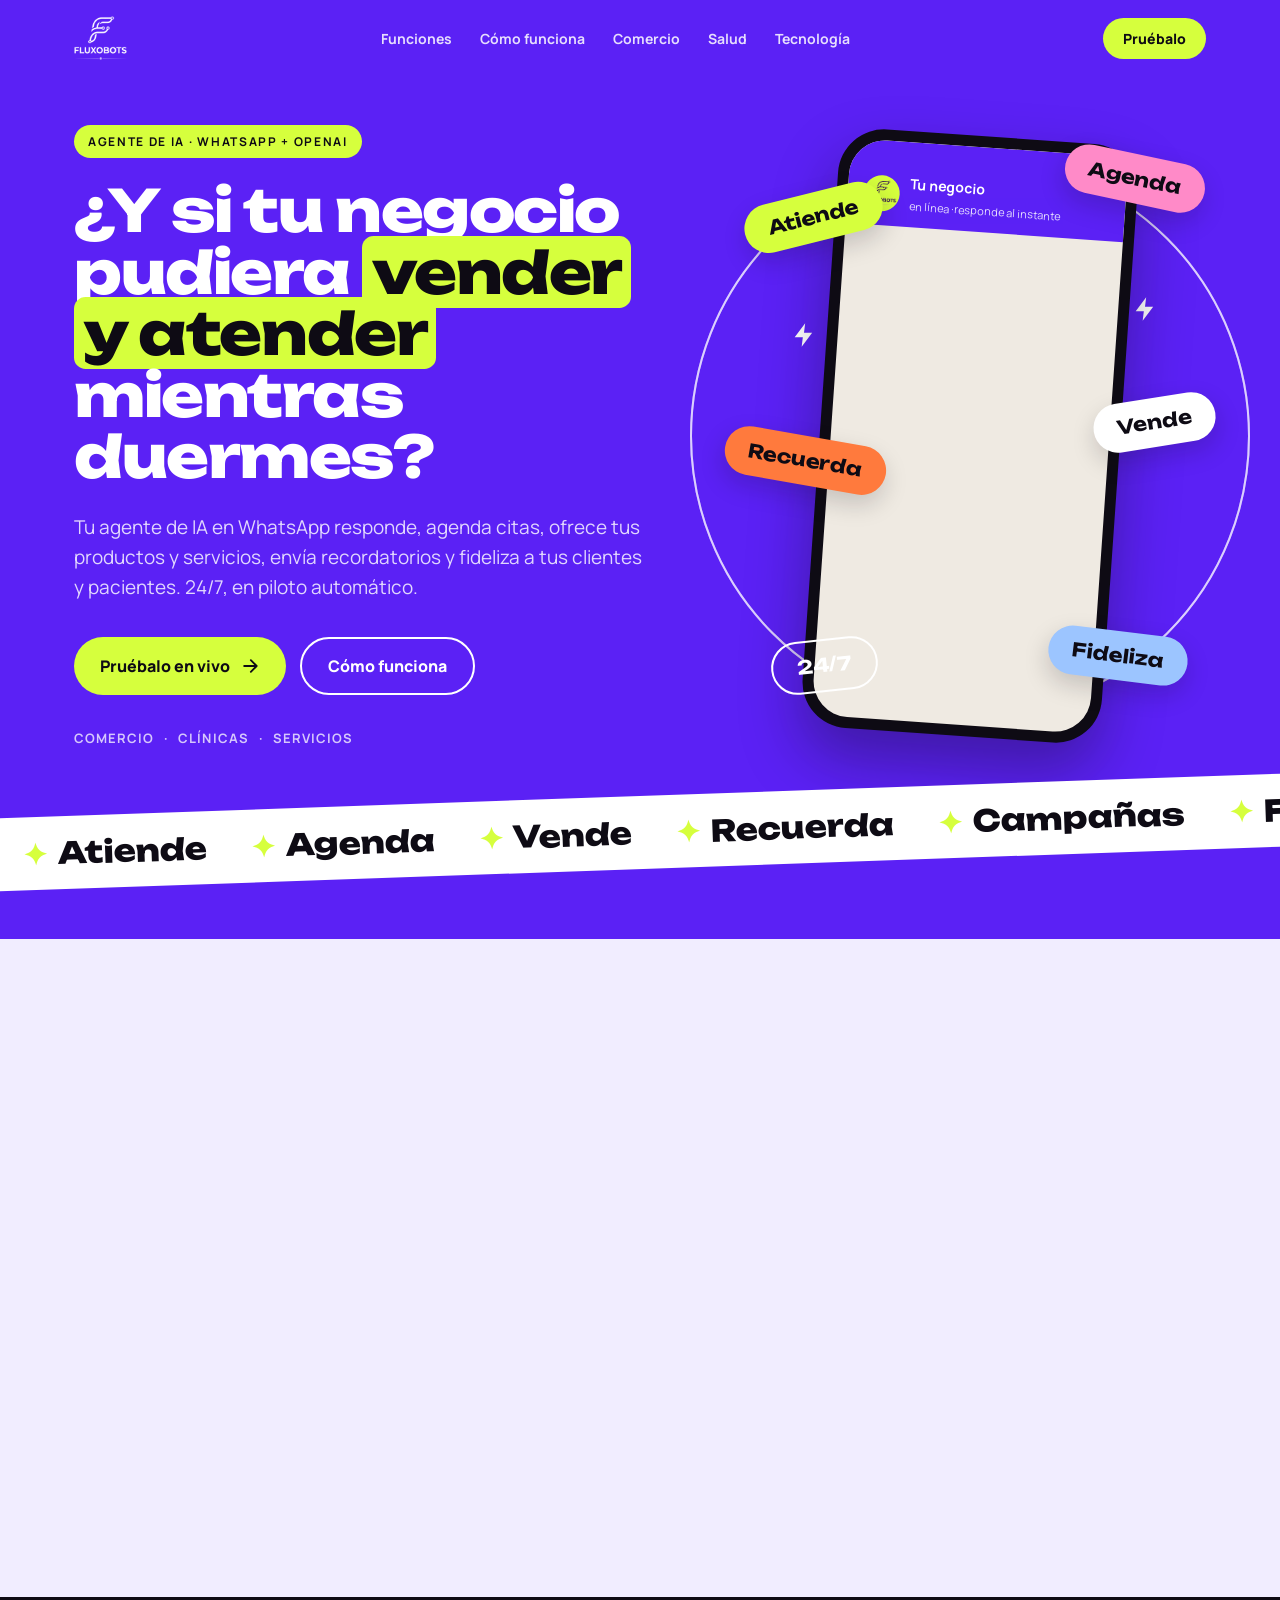
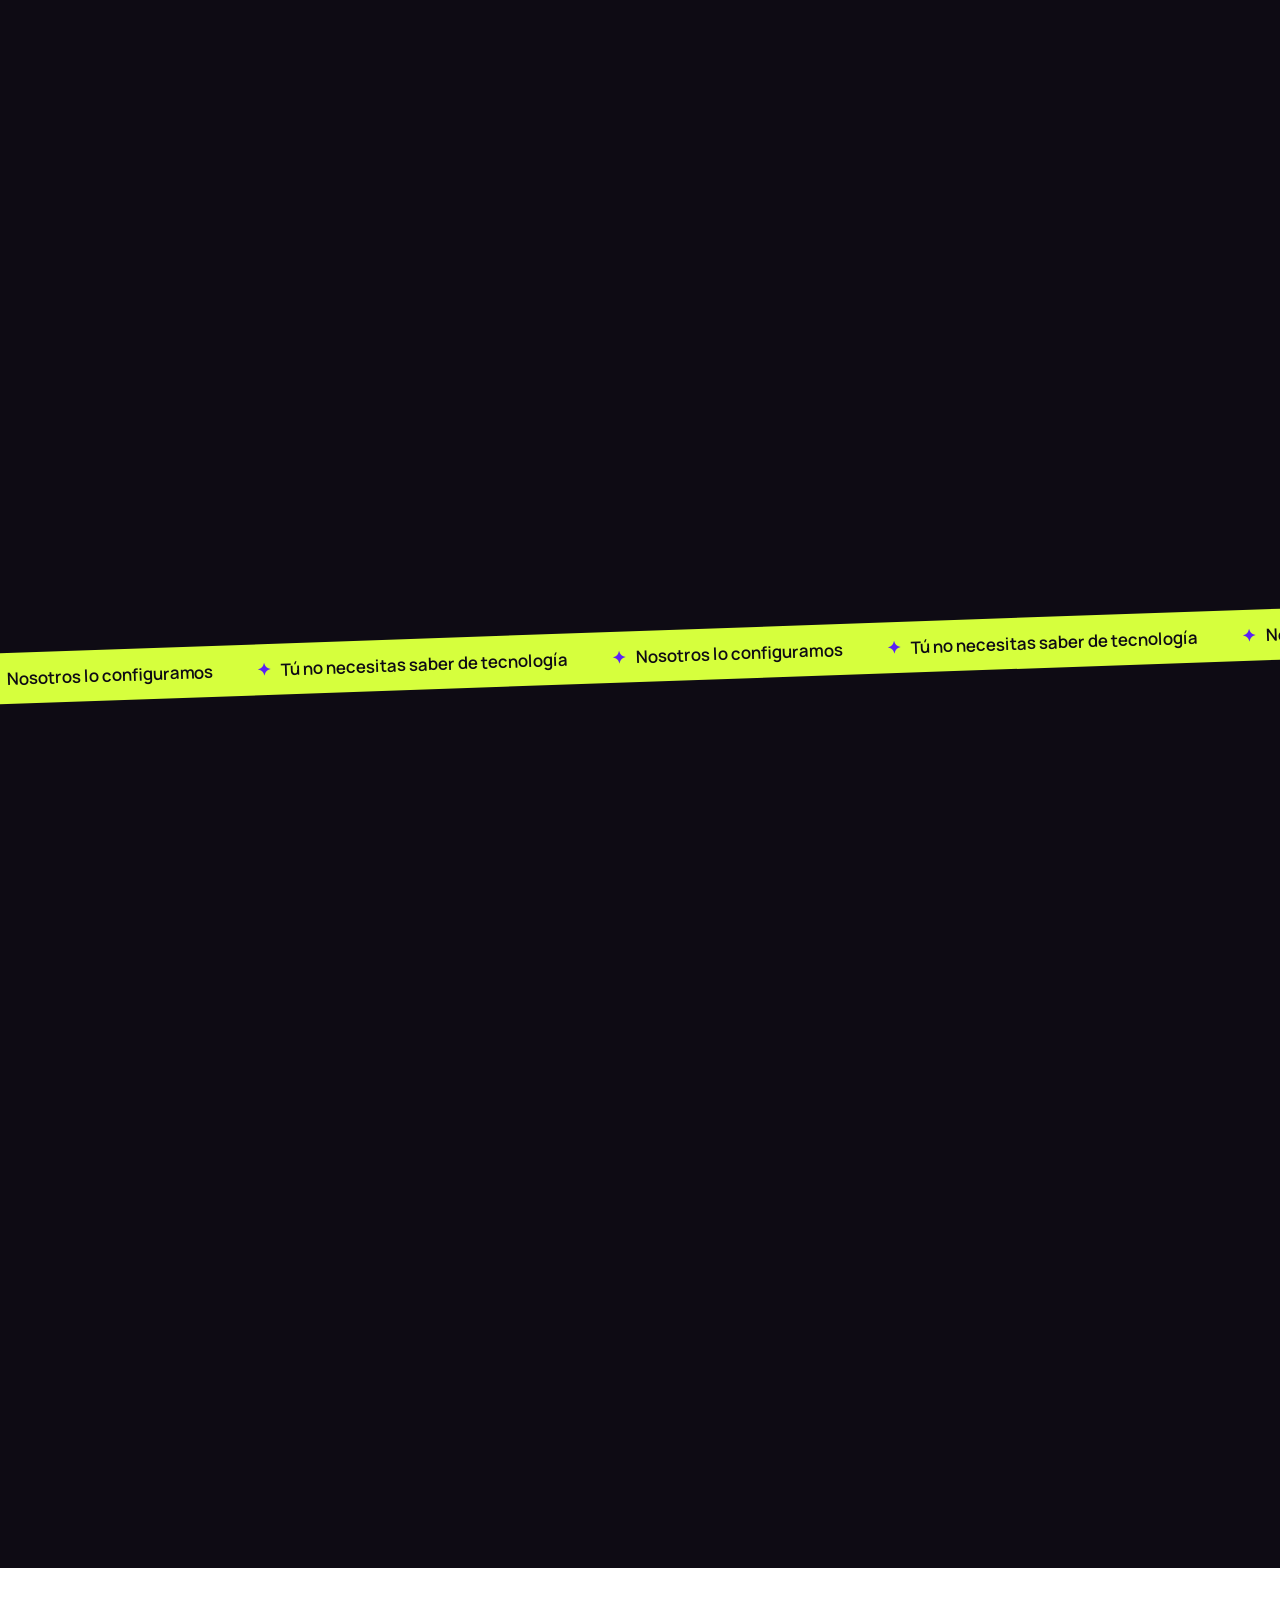
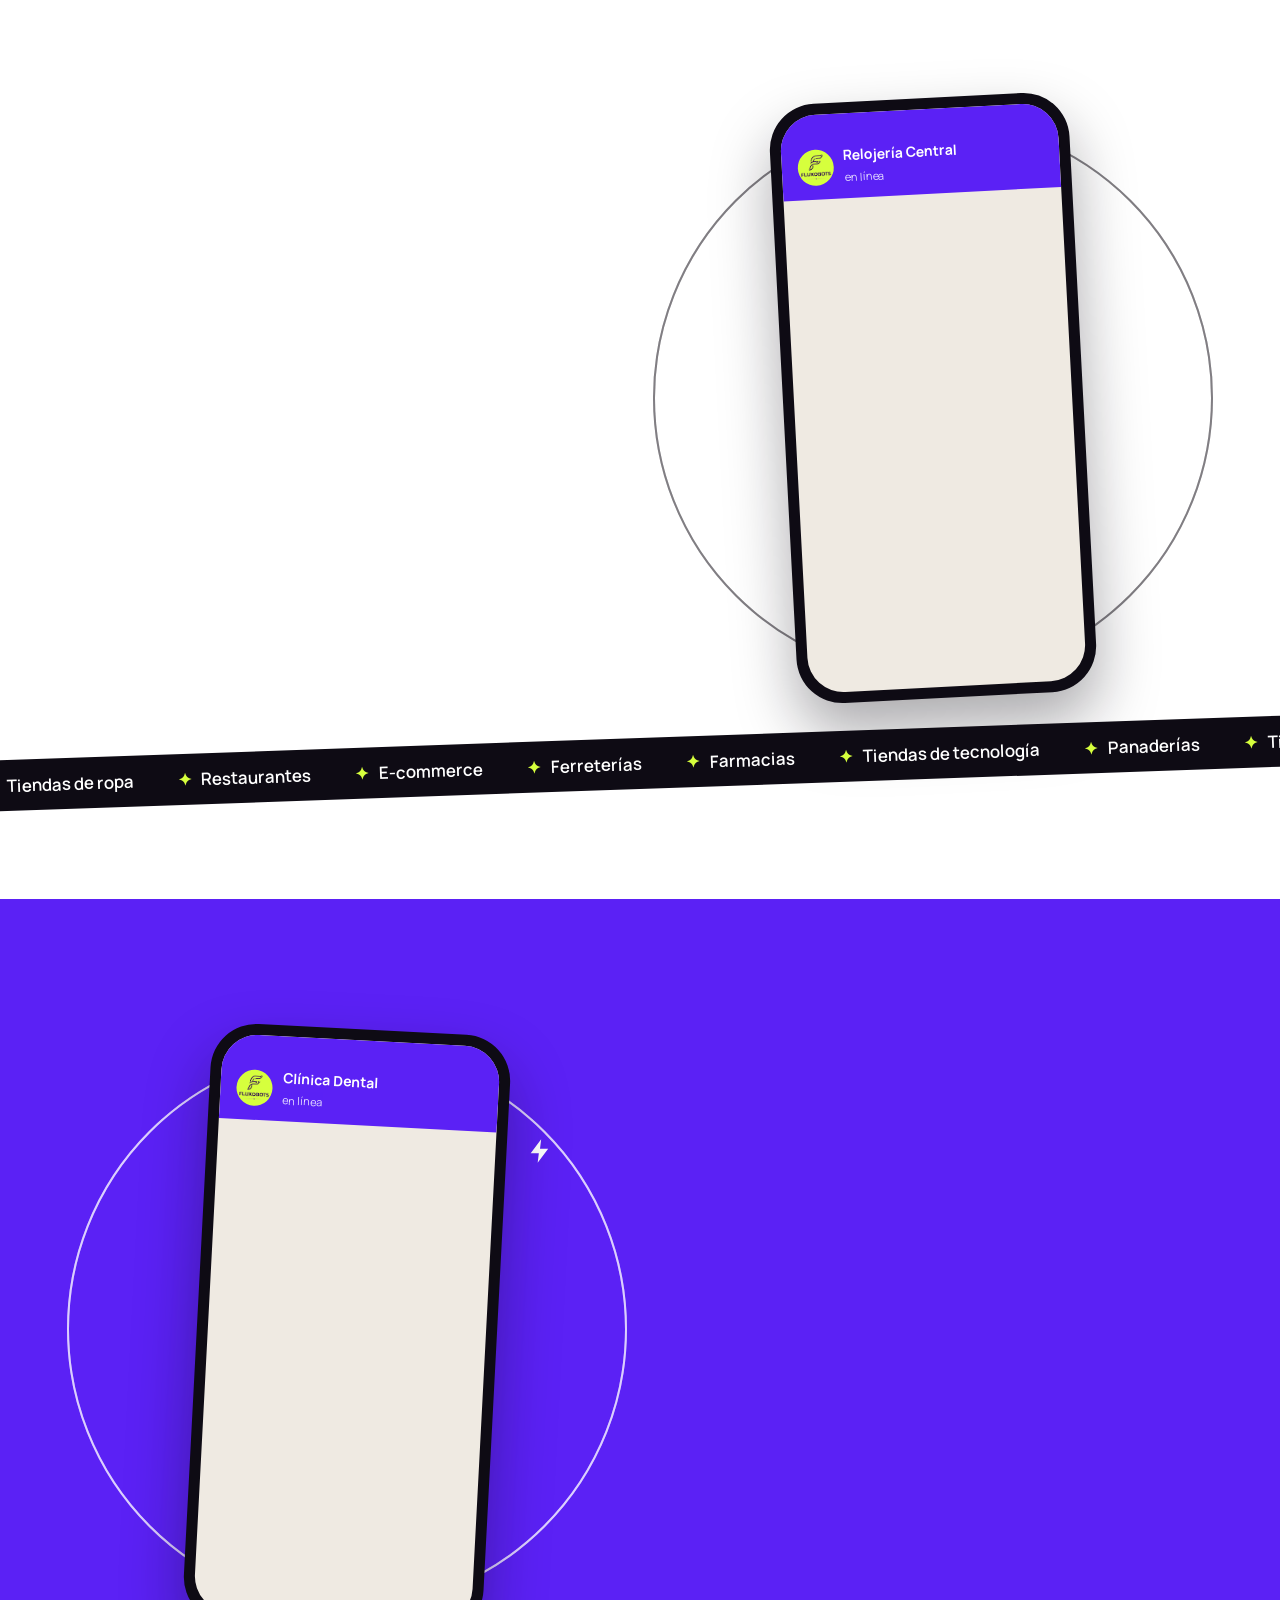
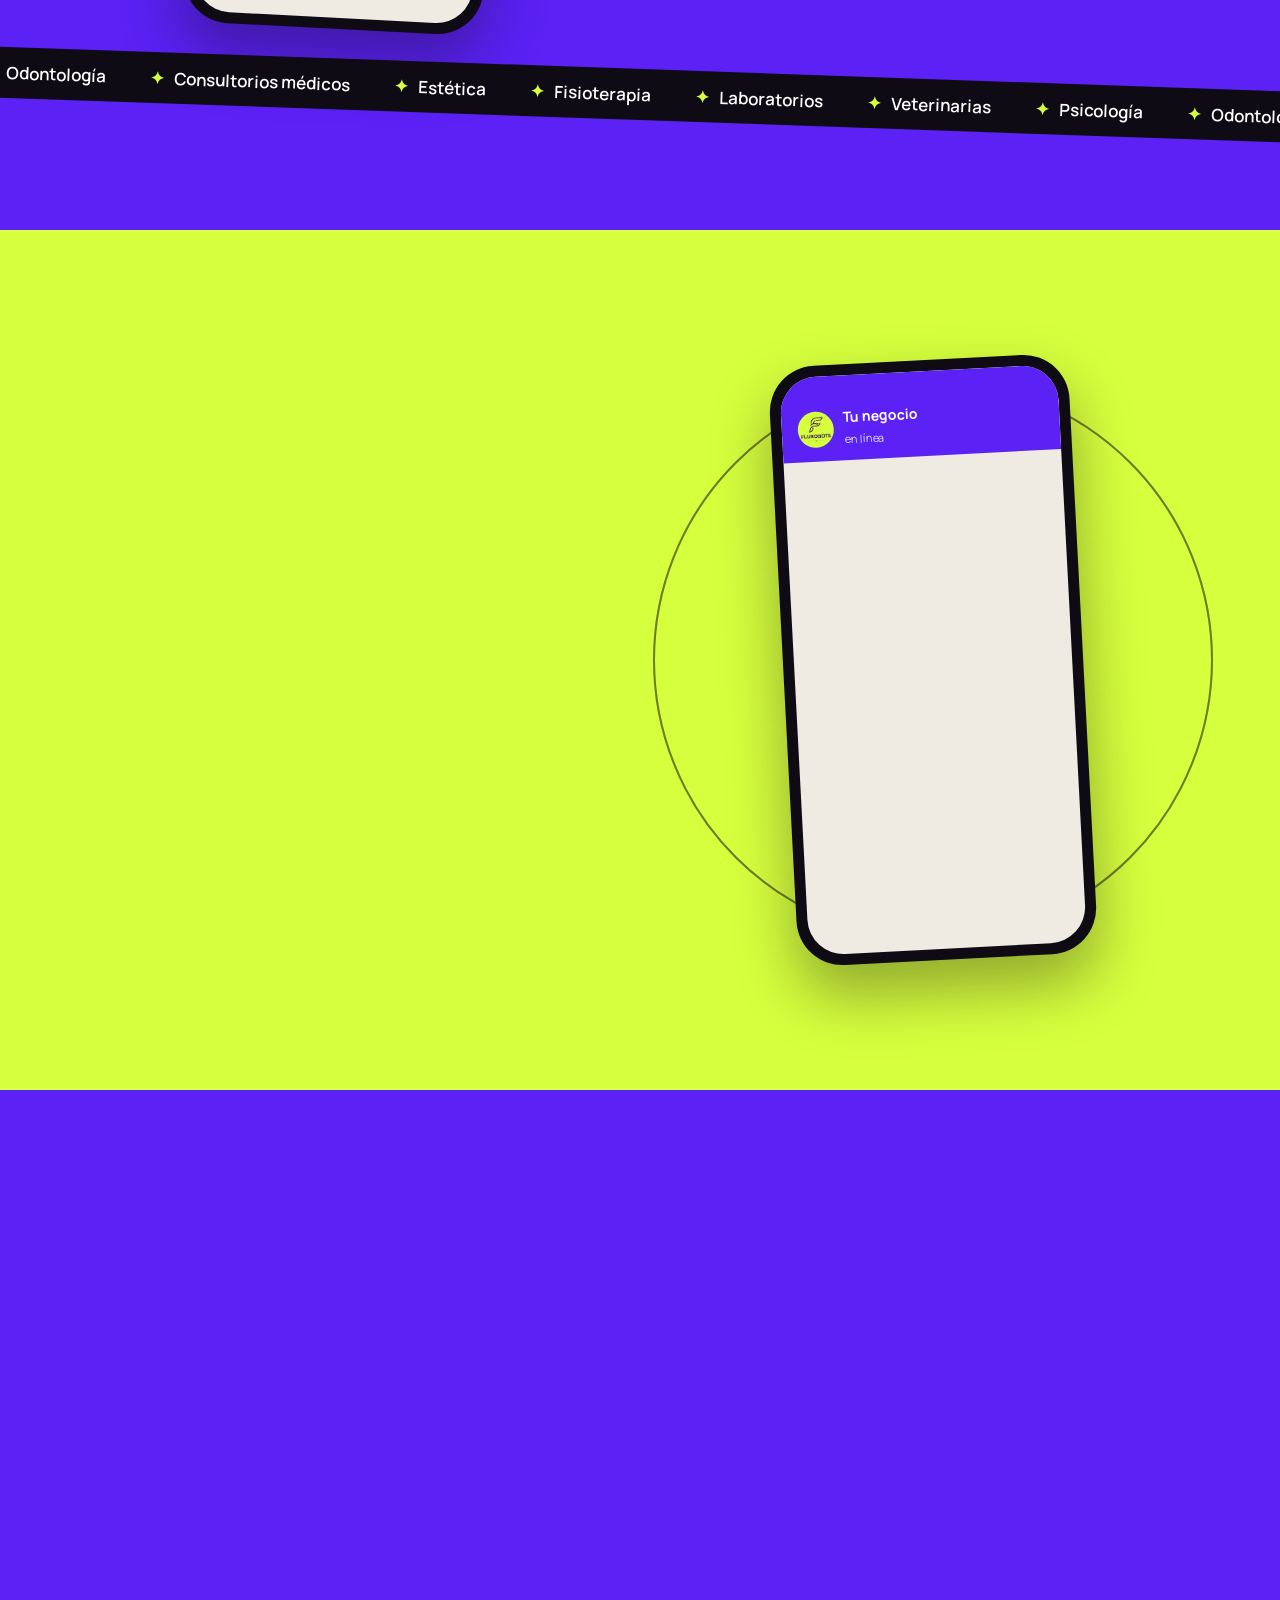
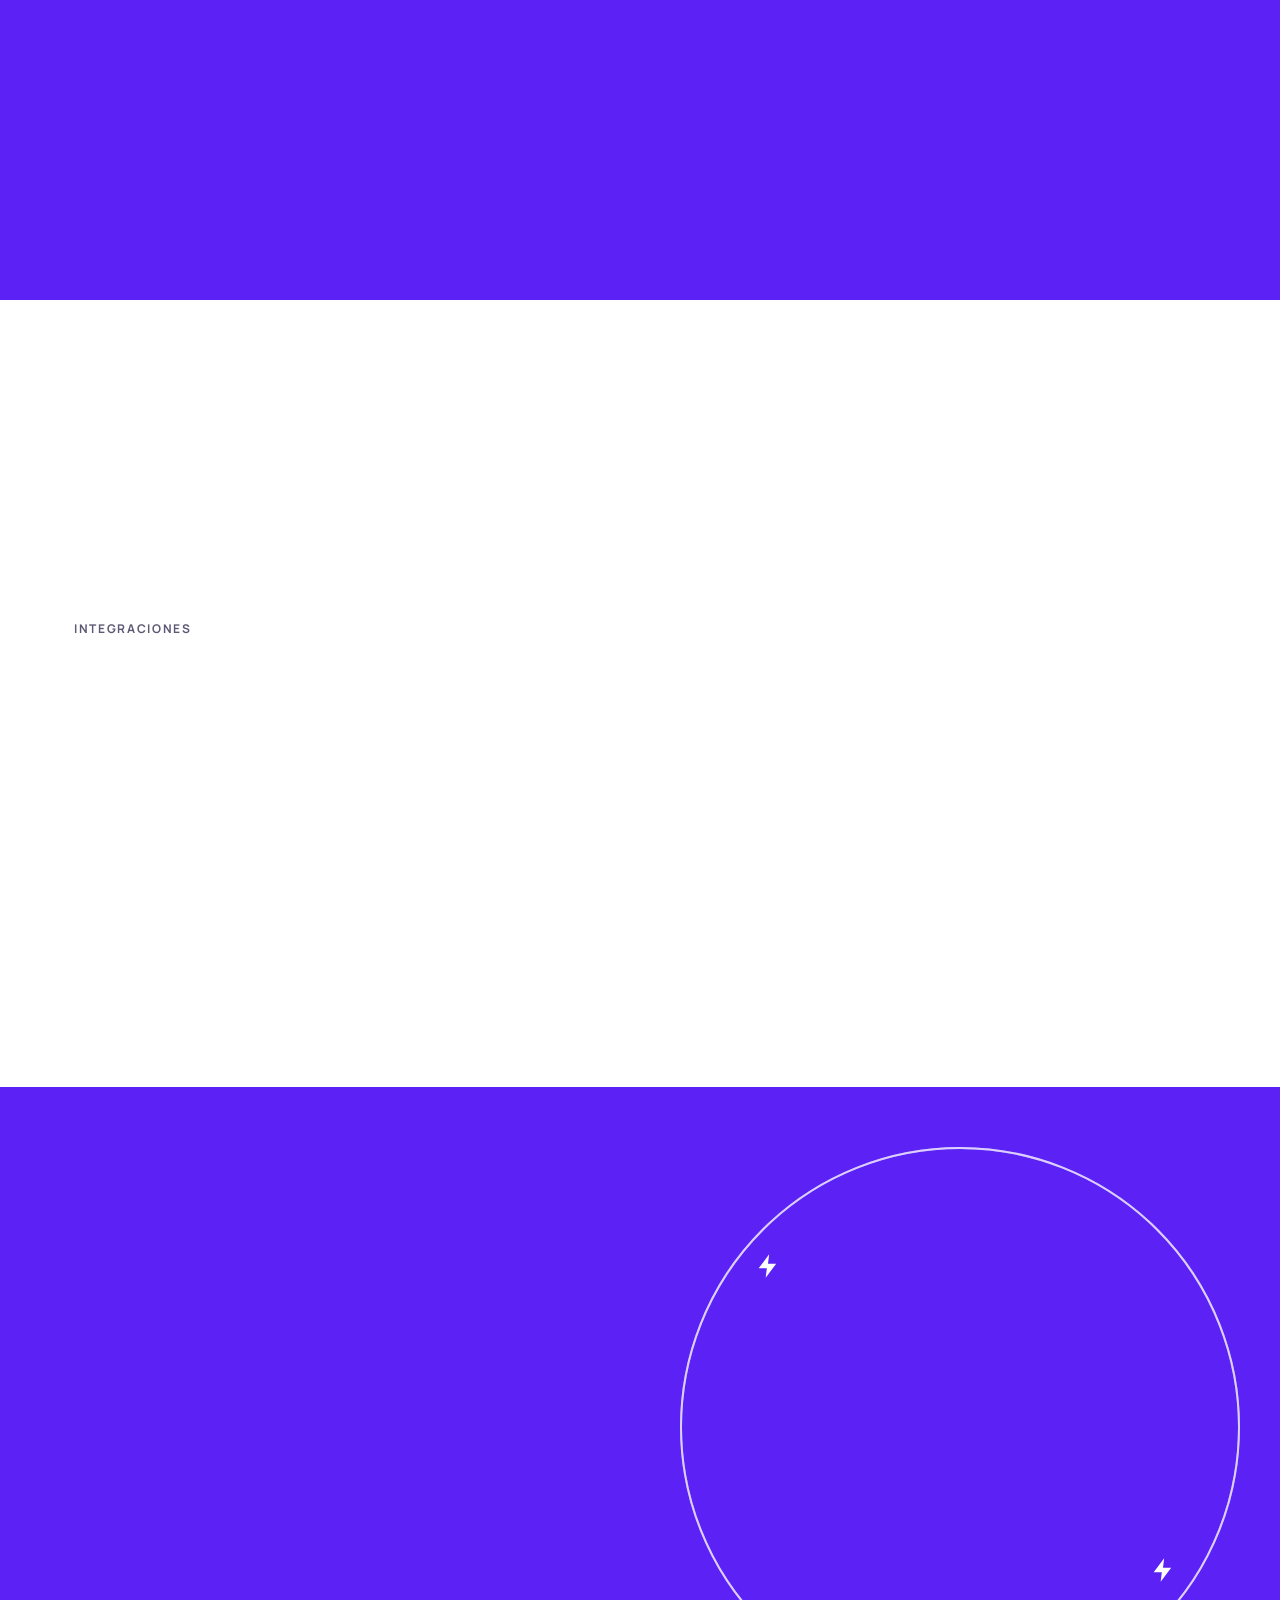
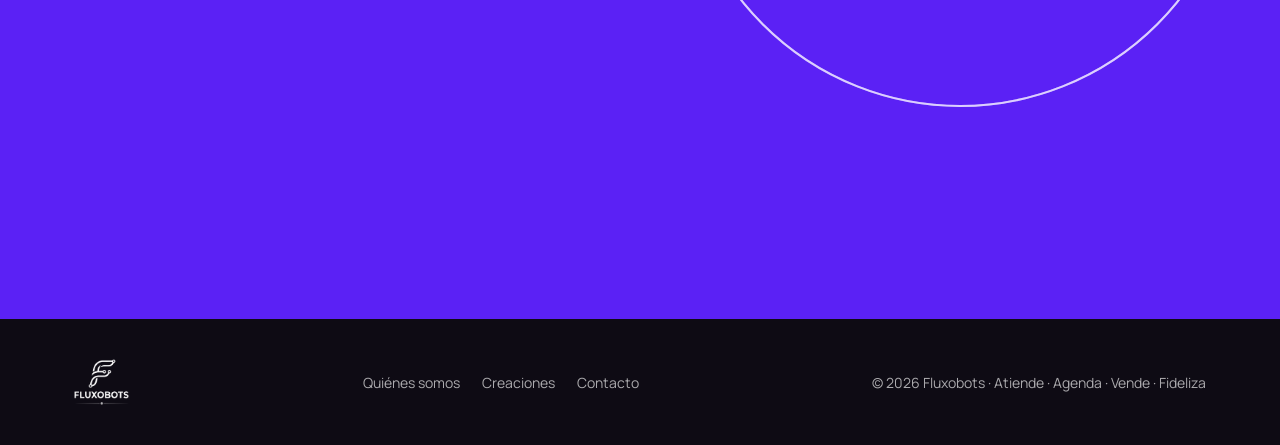
<file: brochure.html>
<!DOCTYPE html>
<html lang="es">
<head>
<meta charset="UTF-8">
<meta http-equiv="refresh" content="0; url=/">
<link rel="canonical" href="/">
<meta name="robots" content="noindex, follow">
<title>Fluxobots</title>
</head>
<body>
<p>El brochure ahora está en la <a href="/">página principal</a>.</p>
</body>
</html>
</file>
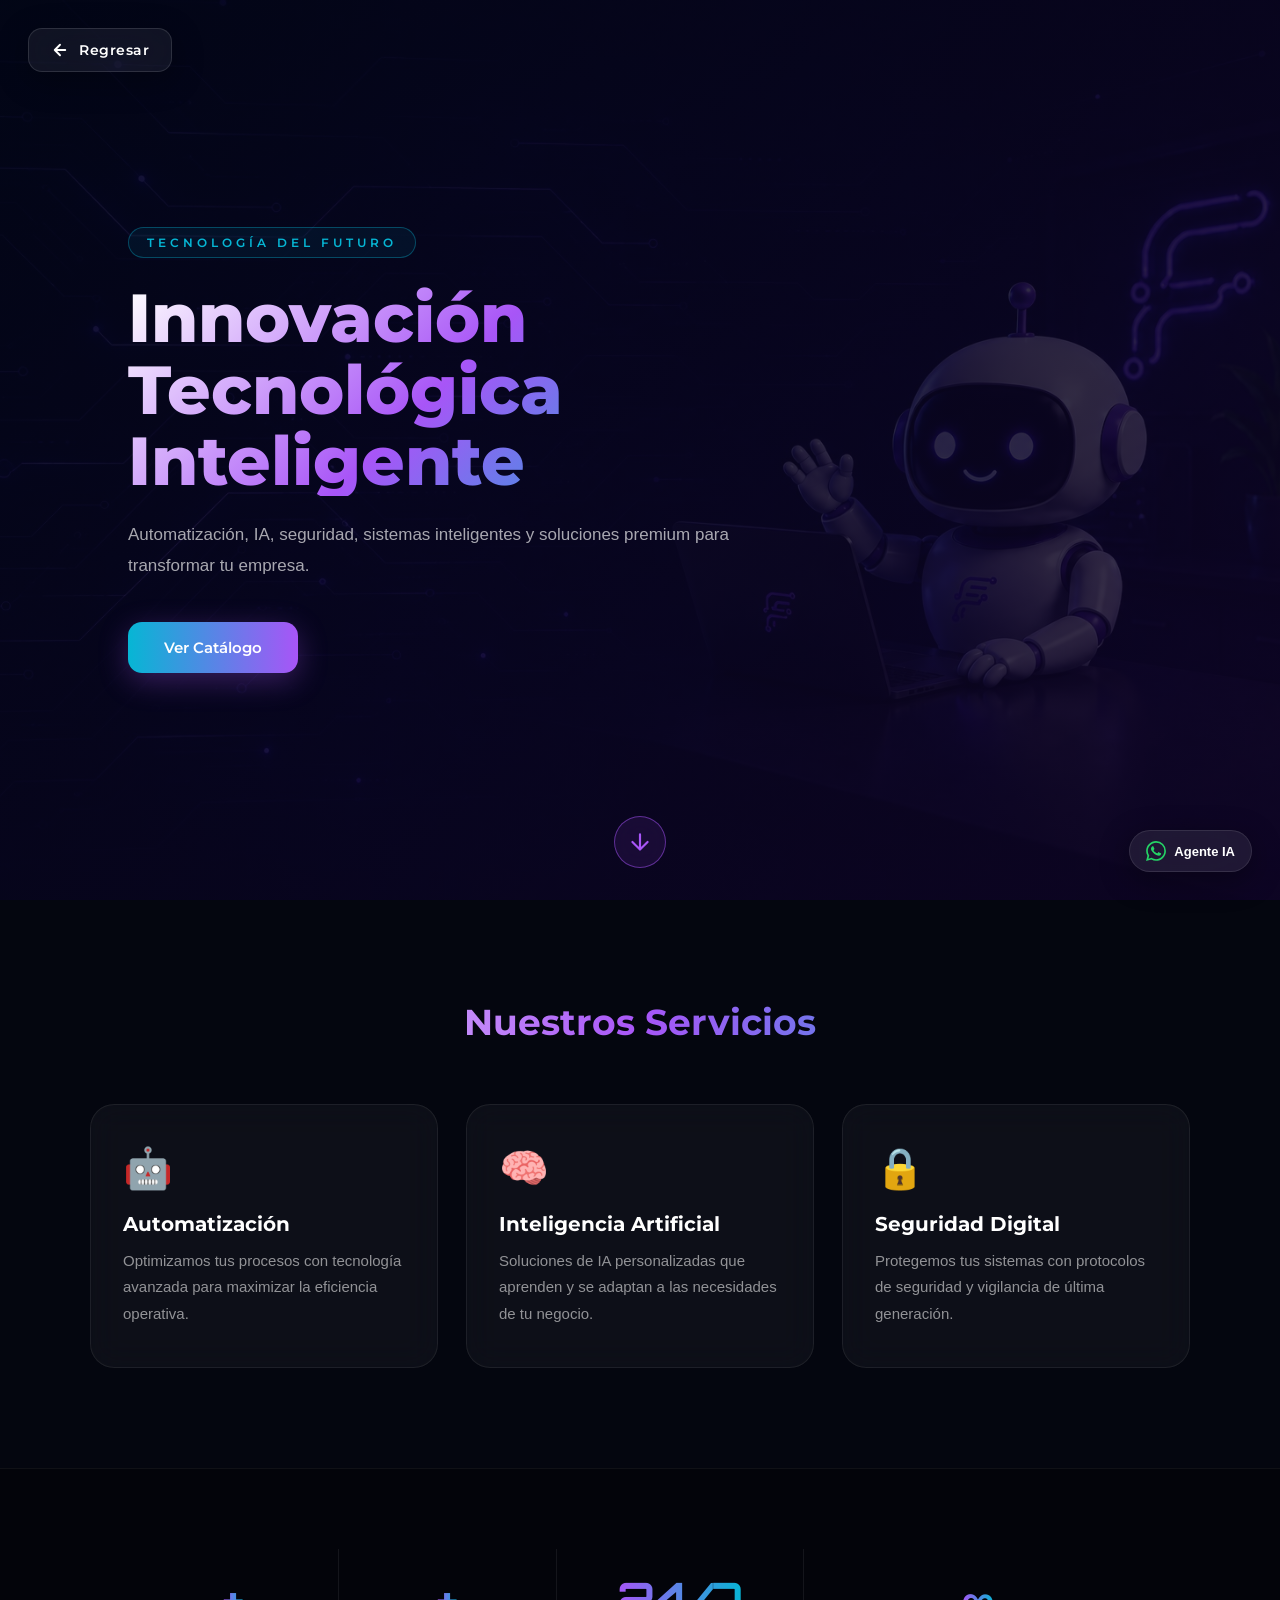
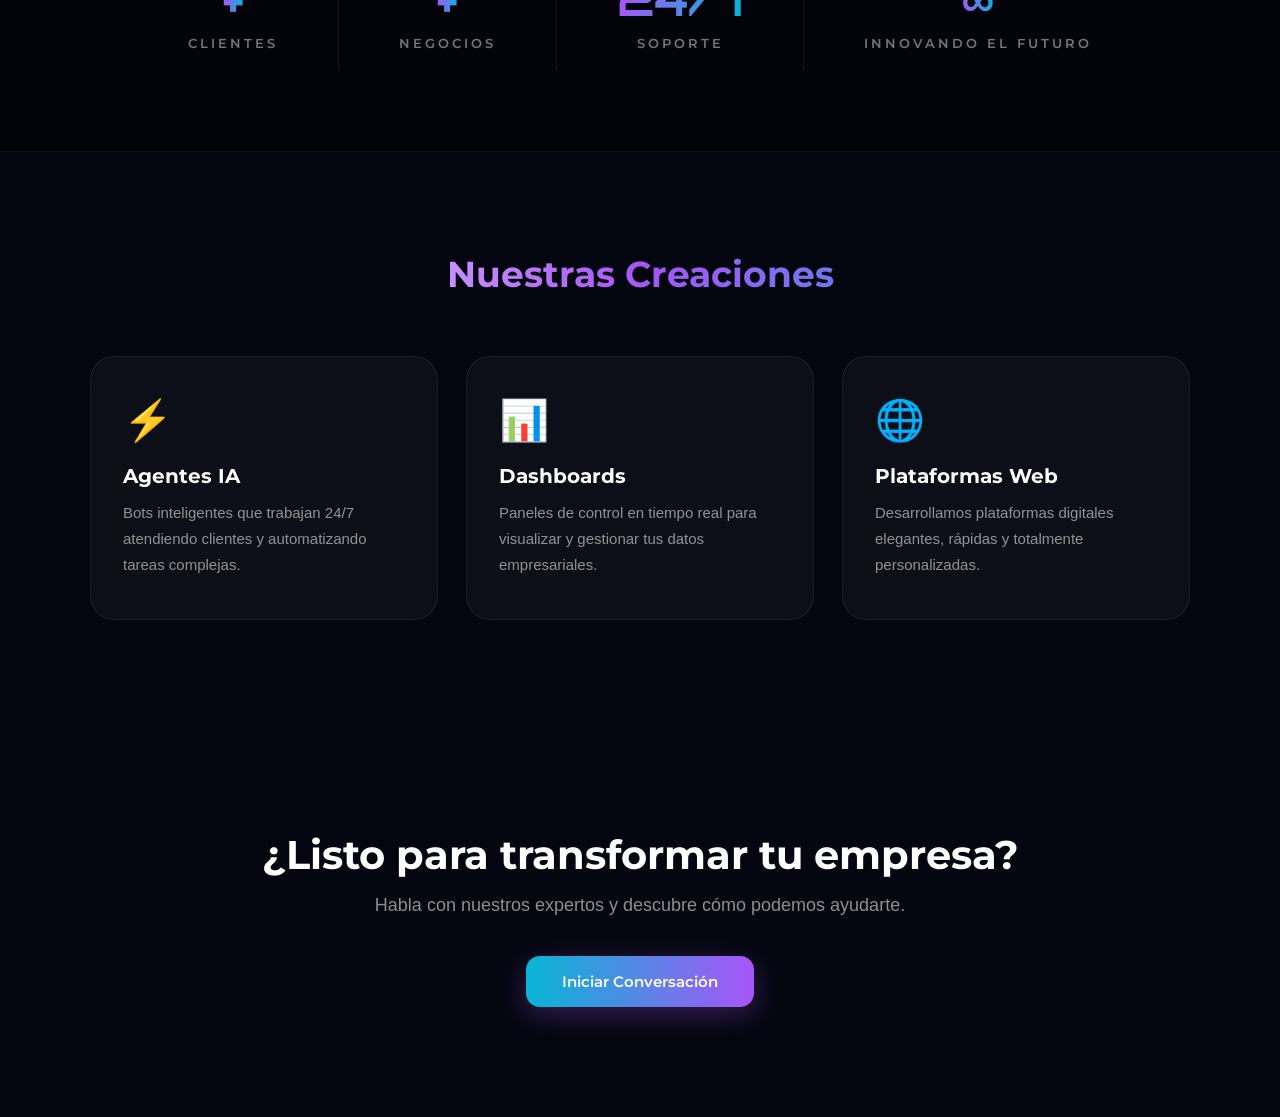
<file: inicio.html>
<!DOCTYPE html>
<html lang="es">

<head>
    <meta charset="UTF-8">
    <meta name="viewport" content="width=device-width, initial-scale=1.0">
    <title>FLUXOBOTS | Tecnología</title>
    <link rel="stylesheet" href="style.css">
</head>

<body>

    <!-- BOTON REGRESAR -->

    <a class="btn-regresar" href="sitio.html">
        <svg xmlns="http://www.w3.org/2000/svg" width="18" height="18" viewBox="0 0 24 24" fill="none" stroke="currentColor" stroke-width="2.5" stroke-linecap="round" stroke-linejoin="round">
            <path d="M19 12H5M12 5l-7 7 7 7"/>
        </svg>
        Regresar
    </a>

    <!-- HERO -->

    <section class="hero-inicio">

        <div class="hero-contenido">

            <span class="hero-tag">Tecnología del Futuro</span>

            <h1 class="hero-titulo">
                Innovación<br>Tecnológica<br>Inteligente
            </h1>

            <p class="hero-desc">
                Automatización, IA, seguridad, sistemas inteligentes y soluciones premium para transformar tu empresa.
            </p>

            <div class="hero-botones">
                <a class="btn-primario" href="pdf/catalogo.pdf" target="_blank">Ver Catálogo</a>
            </div>

        </div>

    </section>

    <!-- CONTENIDO CON FONDO2 -->

    <div class="fondo-secundario">

    <!-- SERVICIOS -->

    <section class="seccion-servicios" id="servicios">

        <h2 class="seccion-titulo">Nuestros Servicios</h2>

        <div class="grid-servicios">

            <div class="card-servicio card-clickable" id="cardAutomatizacion">
                <div class="card-icono">🤖</div>
                <h3>Automatización</h3>
                <p>Optimizamos tus procesos con tecnología avanzada para maximizar la eficiencia operativa.</p>
            </div>

            <div class="card-servicio card-clickable" id="cardIA">
                <div class="card-icono">🧠</div>
                <h3>Inteligencia Artificial</h3>
                <p>Soluciones de IA personalizadas que aprenden y se adaptan a las necesidades de tu negocio.</p>
            </div>

            <div class="card-servicio card-clickable" id="cardSeguridad">
                <div class="card-icono">🔒</div>
                <h3>Seguridad Digital</h3>
                <p>Protegemos tus sistemas con protocolos de seguridad y vigilancia de última generación.</p>
            </div>

        </div>

    </section>

    <!-- ESTADISTICAS -->

    <section class="seccion-stats">

        <div class="stat">
            <span class="stat-num">+</span>
            <span class="stat-label">Clientes</span>
        </div>

        <div class="stat">
            <span class="stat-num">+</span>
            <span class="stat-label">Negocios</span>
        </div>

        <div class="stat">
            <span class="stat-num">24/7</span>
            <span class="stat-label">Soporte</span>
        </div>

        <div class="stat">
            <span class="stat-num">∞</span>
            <span class="stat-label">Innovando el Futuro</span>
        </div>

    </section>

    <!-- CREACIONES -->

    <section class="seccion-servicios" id="creaciones">

        <h2 class="seccion-titulo">Nuestras Creaciones</h2>

        <div class="grid-servicios">

            <div class="card-servicio">
                <div class="card-icono">⚡</div>
                <h3>Agentes IA</h3>
                <p>Bots inteligentes que trabajan 24/7 atendiendo clientes y automatizando tareas complejas.</p>
            </div>

            <div class="card-servicio">
                <div class="card-icono">📊</div>
                <h3>Dashboards</h3>
                <p>Paneles de control en tiempo real para visualizar y gestionar tus datos empresariales.</p>
            </div>

            <div class="card-servicio">
                <div class="card-icono">🌐</div>
                <h3>Plataformas Web</h3>
                <p>Desarrollamos plataformas digitales elegantes, rápidas y totalmente personalizadas.</p>
            </div>

        </div>

    </section>

    <!-- CTA CONTACTO -->

    <section class="seccion-cta" id="contacto">

        <h2>¿Listo para transformar tu empresa?</h2>
        <p>Habla con nuestros expertos y descubre cómo podemos ayudarte.</p>

        <a class="btn-primario" href="https://wa.me/593987022614" target="_blank">
            Iniciar Conversación
        </a>

    </section>

    </div><!-- fin fondo-secundario -->

    <!-- MODAL AUTOMATIZACION -->

    <div class="modal-overlay" id="modalAuto">
        <div class="modal-caja">
            <button class="modal-cerrar" id="modalCerrarAuto">&times;</button>
            <img src="img/Automatizacion.png" alt="Automatización" class="modal-imagen">
        </div>
    </div>

    <!-- MODAL INTELIGENCIA ARTIFICIAL -->

    <div class="modal-overlay" id="modalIA">
        <div class="modal-caja">
            <button class="modal-cerrar" id="modalCerrarIA">&times;</button>
            <img src="img/AI.png" alt="Inteligencia Artificial" class="modal-imagen">
        </div>
    </div>

    <!-- MODAL SEGURIDAD -->

    <div class="modal-overlay" id="modalSeg">
        <div class="modal-caja">
            <button class="modal-cerrar" id="modalCerrarSeg">&times;</button>
            <img src="img/seguridad.png" alt="Seguridad Digital" class="modal-imagen">
        </div>
    </div>

    <!-- FLECHA SCROLL -->

    <button class="flecha-scroll" id="flechaScroll" aria-label="Bajar">
        <svg xmlns="http://www.w3.org/2000/svg" viewBox="0 0 24 24" fill="none" stroke-width="2" stroke-linecap="round" stroke-linejoin="round">
            <path d="M12 5v14M5 12l7 7 7-7"/>
        </svg>
    </button>

    <!-- BOTON WHATSAPP -->

    <a class="whatsapp" href="https://wa.me/593987022614" target="_blank">
<svg xmlns="http://www.w3.org/2000/svg" width="28" height="28" viewBox="0 0 24 24" fill="#25d366">
            <path d="M17.472 14.382c-.297-.149-1.758-.867-2.03-.967-.273-.099-.471-.148-.67.15-.197.297-.767.966-.94 1.164-.173.199-.347.223-.644.075-.297-.15-1.255-.463-2.39-1.475-.883-.788-1.48-1.761-1.653-2.059-.173-.297-.018-.458.13-.606.134-.133.298-.347.446-.52.149-.174.198-.298.298-.497.099-.198.05-.371-.025-.52-.075-.149-.669-1.612-.916-2.207-.242-.579-.487-.5-.669-.51-.173-.008-.371-.01-.57-.01-.198 0-.52.074-.792.372-.272.297-1.04 1.016-1.04 2.479 0 1.462 1.065 2.875 1.213 3.074.149.198 2.096 3.2 5.077 4.487.709.306 1.262.489 1.694.625.712.227 1.36.195 1.871.118.571-.085 1.758-.719 2.006-1.413.248-.694.248-1.289.173-1.413-.074-.124-.272-.198-.57-.347m-5.421 7.403h-.004a9.87 9.87 0 01-5.031-1.378l-.361-.214-3.741.982.998-3.648-.235-.374a9.86 9.86 0 01-1.51-5.26c.001-5.45 4.436-9.884 9.888-9.884 2.64 0 5.122 1.03 6.988 2.898a9.825 9.825 0 012.893 6.994c-.003 5.45-4.437 9.884-9.885 9.884m8.413-18.297A11.815 11.815 0 0012.05 0C5.495 0 .16 5.335.157 11.892c0 2.096.547 4.142 1.588 5.945L.057 24l6.305-1.654a11.882 11.882 0 005.683 1.448h.005c6.554 0 11.89-5.335 11.893-11.893a11.821 11.821 0 00-3.48-8.413z"/>
        </svg>
        Agente IA
    </a>


<script>
    const modales = [
        { card: 'cardAutomatizacion', modal: 'modalAuto',  cerrar: 'modalCerrarAuto' },
        { card: 'cardIA',             modal: 'modalIA',    cerrar: 'modalCerrarIA'   },
        { card: 'cardSeguridad',      modal: 'modalSeg',   cerrar: 'modalCerrarSeg'  },
    ];

    function abrirModal(id) { document.getElementById(id).classList.add('activo'); }
    function cerrarModal(id) { document.getElementById(id).classList.remove('activo'); }
    function cerrarTodos() { modales.forEach(m => cerrarModal(m.modal)); }

    modales.forEach(({ card, modal, cerrar }) => {
        document.getElementById(card).addEventListener('click', () => abrirModal(modal));
        document.getElementById(cerrar).addEventListener('click', () => cerrarModal(modal));
        document.getElementById(modal).addEventListener('click', (e) => { if (e.target === document.getElementById(modal)) cerrarModal(modal); });
    });

    document.addEventListener('keydown', (e) => { if (e.key === 'Escape') cerrarTodos(); });

    const flecha = document.getElementById('flechaScroll');

    function actualizarFlecha() {
        const cerca = window.innerHeight + window.scrollY >= document.body.scrollHeight - 60;
        flecha.classList.toggle('oculta', cerca);
    }

    flecha.addEventListener('click', () => {
        window.scrollBy({ top: window.innerHeight * 0.85, behavior: 'smooth' });
    });

    window.addEventListener('scroll', actualizarFlecha);
    actualizarFlecha();
</script>

</body>

</html>
</file>
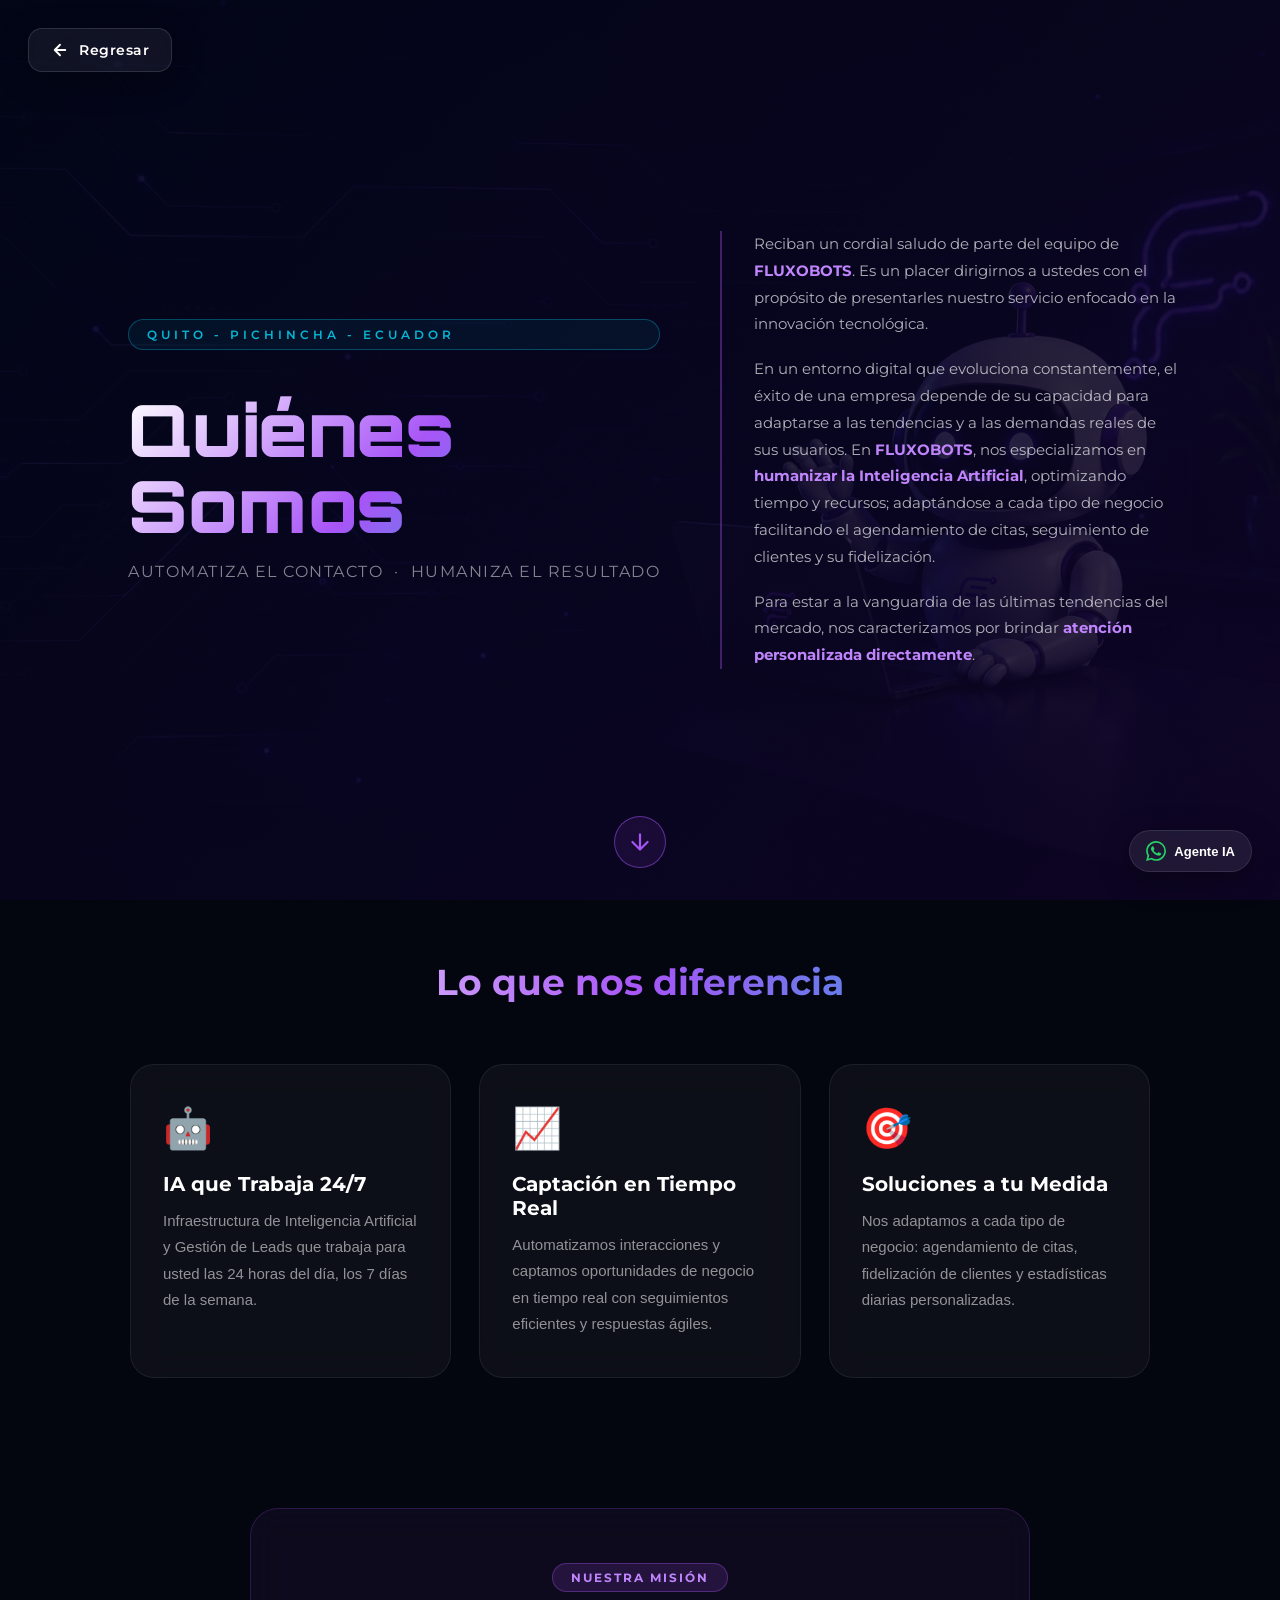
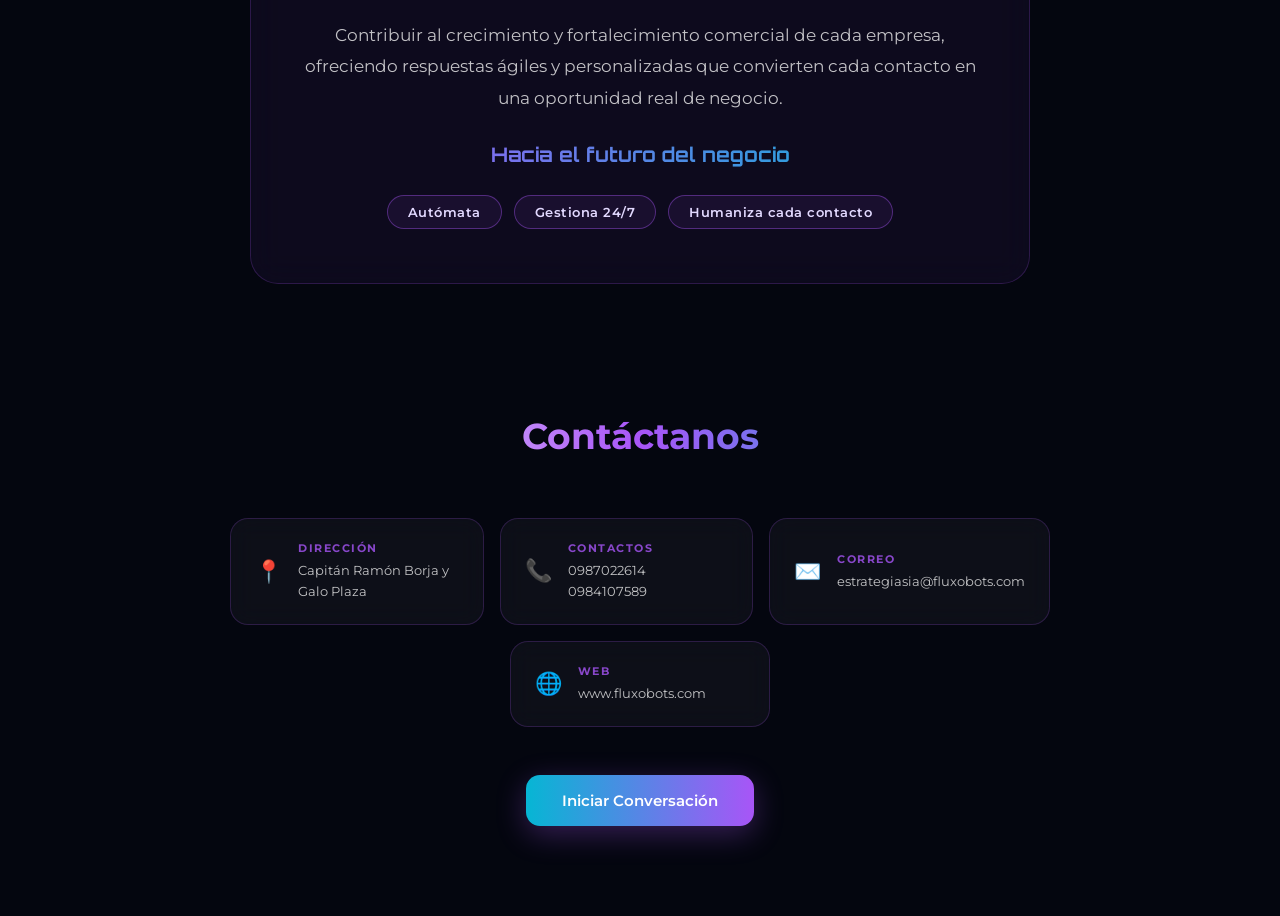
<file: quienes-somos.html>
<!DOCTYPE html>
<html lang="es">

<head>
    <meta charset="UTF-8">
    <meta name="viewport" content="width=device-width, initial-scale=1.0">
    <title>FLUXOBOTS | Quiénes Somos</title>
    <link rel="stylesheet" href="style.css">
</head>

<body>

    <!-- BOTON REGRESAR -->

    <a class="btn-regresar" href="sitio.html">
        <svg xmlns="http://www.w3.org/2000/svg" width="18" height="18" viewBox="0 0 24 24" fill="none" stroke="currentColor" stroke-width="2.5" stroke-linecap="round" stroke-linejoin="round">
            <path d="M19 12H5M12 5l-7 7 7 7"/>
        </svg>
        Regresar
    </a>

    <!-- HERO -->

    <section class="hero-qs">

        <div class="hero-qs-contenido">
            <span class="hero-tag">Quito - Pichincha - Ecuador</span>
            <h1 class="hero-qs-titulo">Quiénes<br>Somos</h1>
            <p class="hero-qs-sub">Automatiza el contacto &nbsp;·&nbsp; Humaniza el resultado</p>
        </div>

        <div class="qs-texto-principal">
            <p>
                Reciban un cordial saludo de parte del equipo de <strong>FLUXOBOTS</strong>. Es un placer dirigirnos a ustedes con el propósito de presentarles nuestro servicio enfocado en la innovación tecnológica.
            </p>
            <p>
                En un entorno digital que evoluciona constantemente, el éxito de una empresa depende de su capacidad para adaptarse a las tendencias y a las demandas reales de sus usuarios. En <strong>FLUXOBOTS</strong>, nos especializamos en <strong>humanizar la Inteligencia Artificial</strong>, optimizando tiempo y recursos; adaptándose a cada tipo de negocio facilitando el agendamiento de citas, seguimiento de clientes y su fidelización.
            </p>
            <p>
                Para estar a la vanguardia de las últimas tendencias del mercado, nos caracterizamos por brindar <strong>atención personalizada directamente</strong>.
            </p>
        </div>

    </section>

    <!-- CONTENIDO -->

    <div class="fondo-secundario">

        <!-- DIFERENCIADORES -->

        <section class="qs-diferenciadores">

            <h2 class="seccion-titulo">Lo que nos diferencia</h2>

            <div class="grid-servicios">

                <div class="card-servicio">
                    <div class="card-icono">🤖</div>
                    <h3>IA que Trabaja 24/7</h3>
                    <p>Infraestructura de Inteligencia Artificial y Gestión de Leads que trabaja para usted las 24 horas del día, los 7 días de la semana.</p>
                </div>

                <div class="card-servicio">
                    <div class="card-icono">📈</div>
                    <h3>Captación en Tiempo Real</h3>
                    <p>Automatizamos interacciones y captamos oportunidades de negocio en tiempo real con seguimientos eficientes y respuestas ágiles.</p>
                </div>

                <div class="card-servicio">
                    <div class="card-icono">🎯</div>
                    <h3>Soluciones a tu Medida</h3>
                    <p>Nos adaptamos a cada tipo de negocio: agendamiento de citas, fidelización de clientes y estadísticas diarias personalizadas.</p>
                </div>

            </div>

        </section>

        <!-- MISION -->

        <section class="qs-mision">
            <div class="qs-mision-inner">
                <span class="qs-mision-tag">Nuestra misión</span>
                <p class="qs-mision-texto">
                    Contribuir al crecimiento y fortalecimiento comercial de cada empresa, ofreciendo respuestas ágiles y personalizadas que convierten cada contacto en una oportunidad real de negocio.
                </p>
                <p class="qs-mision-slogan">Hacia el futuro del negocio</p>
                <div class="qs-mision-chips">
                    <span>Autómata</span>
                    <span>Gestiona 24/7</span>
                    <span>Humaniza cada contacto</span>
                </div>
            </div>
        </section>

        <!-- CONTACTO -->

        <section class="qs-contacto" id="contacto">

            <h2 class="seccion-titulo">Contáctanos</h2>

            <div class="qs-contacto-grid">

                <div class="qs-contacto-item">
                    <div class="qs-contacto-icono">📍</div>
                    <div>
                        <span class="qs-contacto-label">Dirección</span>
                        <span class="qs-contacto-valor">Capitán Ramón Borja y Galo Plaza</span>
                    </div>
                </div>

                <div class="qs-contacto-item">
                    <div class="qs-contacto-icono">📞</div>
                    <div>
                        <span class="qs-contacto-label">Contactos</span>
                        <span class="qs-contacto-valor">0987022614<br>0984107589</span>
                    </div>
                </div>

                <div class="qs-contacto-item">
                    <div class="qs-contacto-icono">✉️</div>
                    <div>
                        <span class="qs-contacto-label">Correo</span>
                        <span class="qs-contacto-valor">estrategiasia@fluxobots.com</span>
                    </div>
                </div>

                <div class="qs-contacto-item">
                    <div class="qs-contacto-icono">🌐</div>
                    <div>
                        <span class="qs-contacto-label">Web</span>
                        <span class="qs-contacto-valor">www.fluxobots.com</span>
                    </div>
                </div>

            </div>

            <a class="btn-primario" href="https://wa.me/593987022614" target="_blank">
                Iniciar Conversación
            </a>

        </section>

    </div><!-- fin fondo-secundario -->

    <!-- FLECHA SCROLL -->

    <button class="flecha-scroll" id="flechaScroll" aria-label="Bajar">
        <svg xmlns="http://www.w3.org/2000/svg" viewBox="0 0 24 24" fill="none" stroke-width="2" stroke-linecap="round" stroke-linejoin="round">
            <path d="M12 5v14M5 12l7 7 7-7"/>
        </svg>
    </button>

    <!-- BOTON WHATSAPP -->

    <a class="whatsapp" href="https://wa.me/593987022614" target="_blank">
<svg xmlns="http://www.w3.org/2000/svg" width="28" height="28" viewBox="0 0 24 24" fill="#25d366">
            <path d="M17.472 14.382c-.297-.149-1.758-.867-2.03-.967-.273-.099-.471-.148-.67.15-.197.297-.767.966-.94 1.164-.173.199-.347.223-.644.075-.297-.15-1.255-.463-2.39-1.475-.883-.788-1.48-1.761-1.653-2.059-.173-.297-.018-.458.13-.606.134-.133.298-.347.446-.52.149-.174.198-.298.298-.497.099-.198.05-.371-.025-.52-.075-.149-.669-1.612-.916-2.207-.242-.579-.487-.5-.669-.51-.173-.008-.371-.01-.57-.01-.198 0-.52.074-.792.372-.272.297-1.04 1.016-1.04 2.479 0 1.462 1.065 2.875 1.213 3.074.149.198 2.096 3.2 5.077 4.487.709.306 1.262.489 1.694.625.712.227 1.36.195 1.871.118.571-.085 1.758-.719 2.006-1.413.248-.694.248-1.289.173-1.413-.074-.124-.272-.198-.57-.347m-5.421 7.403h-.004a9.87 9.87 0 01-5.031-1.378l-.361-.214-3.741.982.998-3.648-.235-.374a9.86 9.86 0 01-1.51-5.26c.001-5.45 4.436-9.884 9.888-9.884 2.64 0 5.122 1.03 6.988 2.898a9.825 9.825 0 012.893 6.994c-.003 5.45-4.437 9.884-9.885 9.884m8.413-18.297A11.815 11.815 0 0012.05 0C5.495 0 .16 5.335.157 11.892c0 2.096.547 4.142 1.588 5.945L.057 24l6.305-1.654a11.882 11.882 0 005.683 1.448h.005c6.554 0 11.89-5.335 11.893-11.893a11.821 11.821 0 00-3.48-8.413z"/>
        </svg>
        Agente IA
    </a>

<script>
    const flecha = document.getElementById('flechaScroll');
    function actualizarFlecha() {
        const cerca = window.innerHeight + window.scrollY >= document.body.scrollHeight - 60;
        flecha.classList.toggle('oculta', cerca);
    }
    flecha.addEventListener('click', () => {
        window.scrollBy({ top: window.innerHeight * 0.85, behavior: 'smooth' });
    });
    window.addEventListener('scroll', actualizarFlecha);
    actualizarFlecha();
</script>

</body>

</html>
</file>
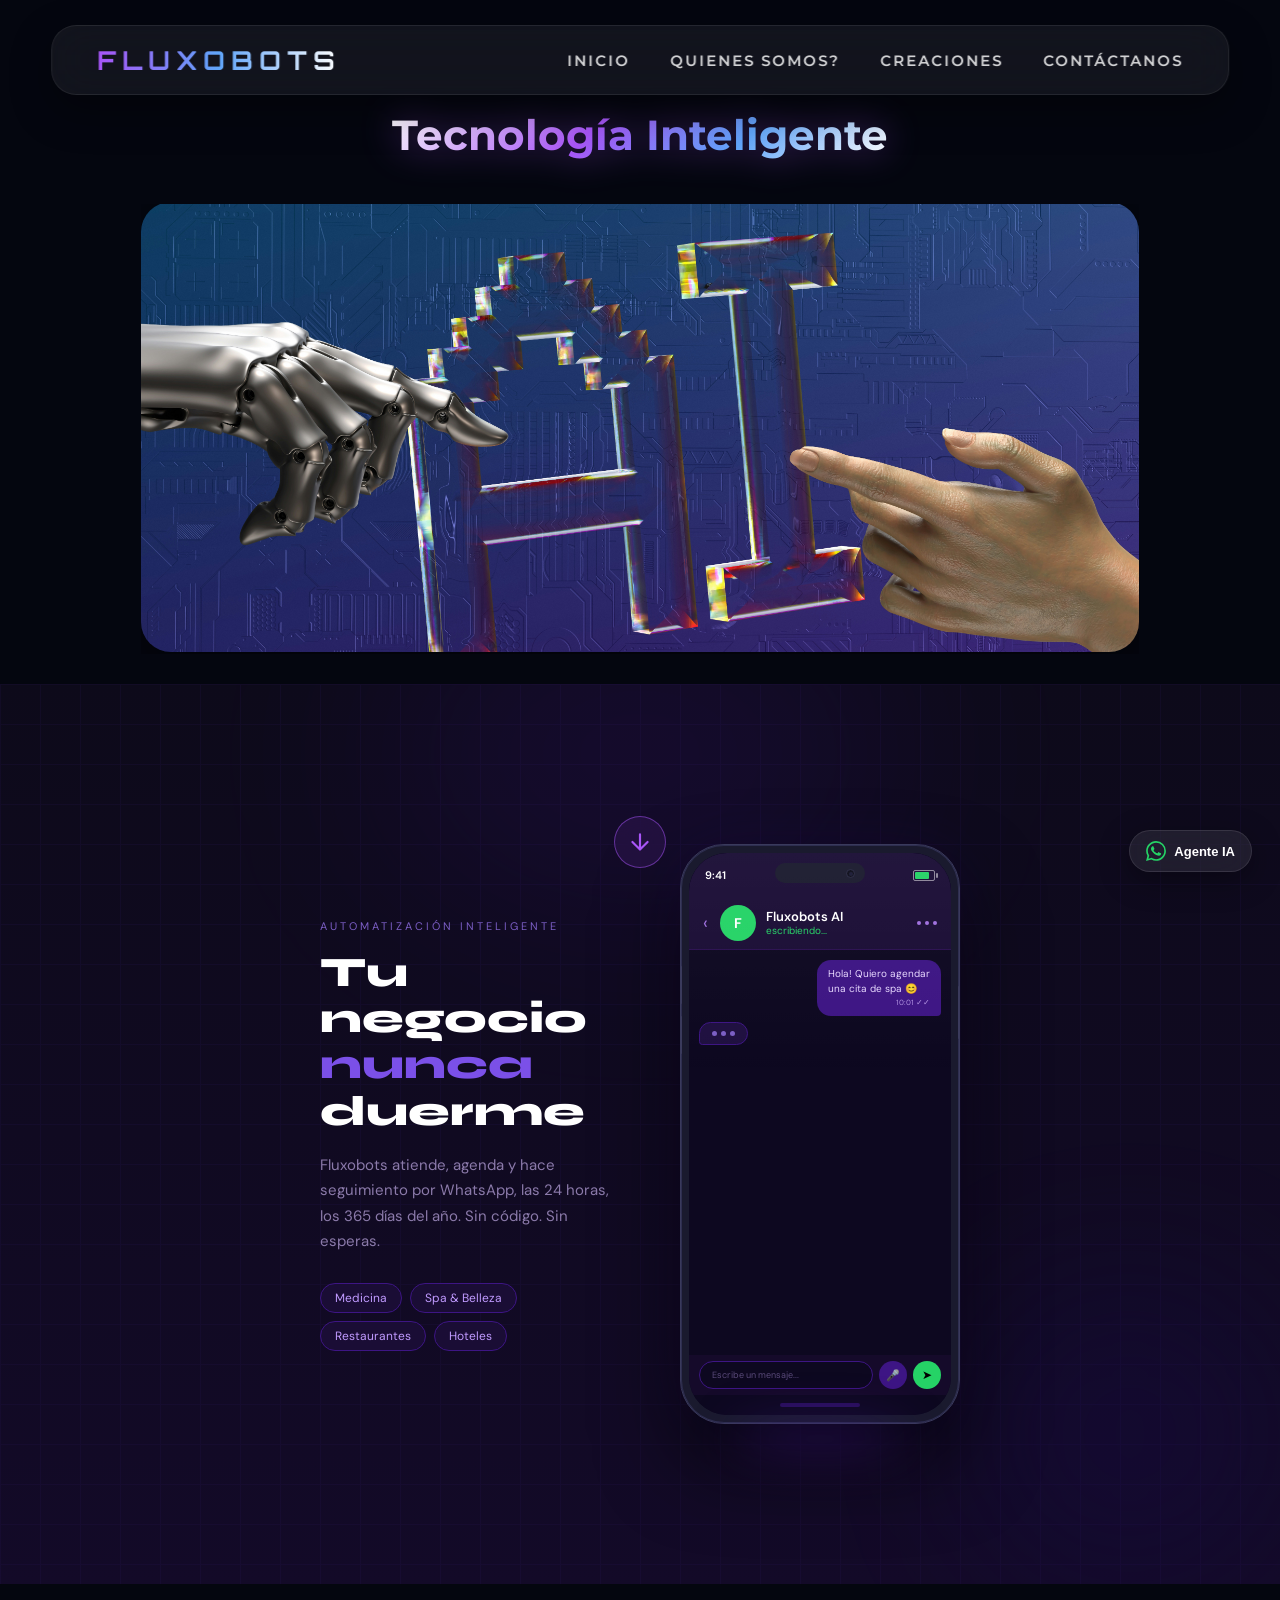
<file: sitio.html>
<!DOCTYPE html>
<html lang="es">

<head>
    <meta charset="UTF-8">
    <meta name="viewport" content="width=device-width, initial-scale=1.0">
    <title>FLUXOBOTS</title>

    <link rel="stylesheet" href="style.css">
</head>

<body>

    <!-- HEADER -->

    <header class="header">

        <div class="logo">FLUXOBOTS</div>

        <nav class="menu">
            <a href="inicio.html">Inicio</a>
            <a href="quienes-somos.html">Quienes Somos?</a>
            <a href="inicio.html#creaciones">Creaciones</a>
            <a href="quienes-somos.html#contacto">Contáctanos</a>
        </nav>

    </header>

    <!-- CONTENIDO PRINCIPAL -->

    <main class="contenido-principal">

        <!-- TEXTO -->

        <section class="hero-texto">

            <div class="texto-slide active">
                <h2>Tecnología Inteligente</h2>
                <p></p>
            </div>

            <div class="texto-slide">
                <h2>Agente de Inteligencia Artificial</h2>
                <p></p>
            </div>

            <div class="texto-slide">
                <h2>Innovación Tecnológica</h2>
                <p></p>
            </div>

            <div class="texto-slide">
                <h2>24/7 365 Días al Año</h2>
                <p></p>
            </div>

        </section>

        <!-- SLIDER -->

        <section class="slider">

            <div class="slide active">
                <img src="img/a10.jpg" alt="Tecnología Inteligente">
            </div>

            <div class="slide">
                <img src="img/a11.jpg" alt="Agente de Inteligencia Artificial">
            </div>

            <div class="slide">
                <img src="img/a12.jpg" alt="Innovación Tecnológica">
            </div>

            <div class="slide">
                <img src="img/a13.jpg" alt="24/7 365 Días al Año">
            </div>

        </section>

        <!-- FLUXOBOTS ANIMADO -->

        <section class="seccion-animado">
            <iframe src="img/fluxobots_animado.html" class="frame-animado" scrolling="no" frameborder="0"></iframe>
        </section>

    </main>

    <!-- FLECHA SCROLL -->

    <button class="flecha-scroll" id="flechaScroll" aria-label="Bajar">
        <svg xmlns="http://www.w3.org/2000/svg" viewBox="0 0 24 24" fill="none" stroke-width="2" stroke-linecap="round" stroke-linejoin="round">
            <path d="M12 5v14M5 12l7 7 7-7"/>
        </svg>
    </button>

    <!-- BOTON WHATSAPP -->

    <a class="whatsapp" href="https://wa.me/593987022614" target="_blank">
<svg xmlns="http://www.w3.org/2000/svg" width="28" height="28" viewBox="0 0 24 24" fill="#25d366">
            <path d="M17.472 14.382c-.297-.149-1.758-.867-2.03-.967-.273-.099-.471-.148-.67.15-.197.297-.767.966-.94 1.164-.173.199-.347.223-.644.075-.297-.15-1.255-.463-2.39-1.475-.883-.788-1.48-1.761-1.653-2.059-.173-.297-.018-.458.13-.606.134-.133.298-.347.446-.52.149-.174.198-.298.298-.497.099-.198.05-.371-.025-.52-.075-.149-.669-1.612-.916-2.207-.242-.579-.487-.5-.669-.51-.173-.008-.371-.01-.57-.01-.198 0-.52.074-.792.372-.272.297-1.04 1.016-1.04 2.479 0 1.462 1.065 2.875 1.213 3.074.149.198 2.096 3.2 5.077 4.487.709.306 1.262.489 1.694.625.712.227 1.36.195 1.871.118.571-.085 1.758-.719 2.006-1.413.248-.694.248-1.289.173-1.413-.074-.124-.272-.198-.57-.347m-5.421 7.403h-.004a9.87 9.87 0 01-5.031-1.378l-.361-.214-3.741.982.998-3.648-.235-.374a9.86 9.86 0 01-1.51-5.26c.001-5.45 4.436-9.884 9.888-9.884 2.64 0 5.122 1.03 6.988 2.898a9.825 9.825 0 012.893 6.994c-.003 5.45-4.437 9.884-9.885 9.884m8.413-18.297A11.815 11.815 0 0012.05 0C5.495 0 .16 5.335.157 11.892c0 2.096.547 4.142 1.588 5.945L.057 24l6.305-1.654a11.882 11.882 0 005.683 1.448h.005c6.554 0 11.89-5.335 11.893-11.893a11.821 11.821 0 00-3.48-8.413z"/>
        </svg>
        Agente IA
    </a>

<script src="script.js"></script>
<script>
    const flecha = document.getElementById('flechaScroll');

    function actualizarFlecha() {
        const cerca = window.innerHeight + window.scrollY >= document.body.scrollHeight - 60;
        flecha.classList.toggle('oculta', cerca);
    }

    flecha.addEventListener('click', () => {
        window.scrollBy({ top: window.innerHeight * 0.85, behavior: 'smooth' });
    });

    window.addEventListener('scroll', actualizarFlecha);
    actualizarFlecha();
</script>

</body>

</html>
</file>
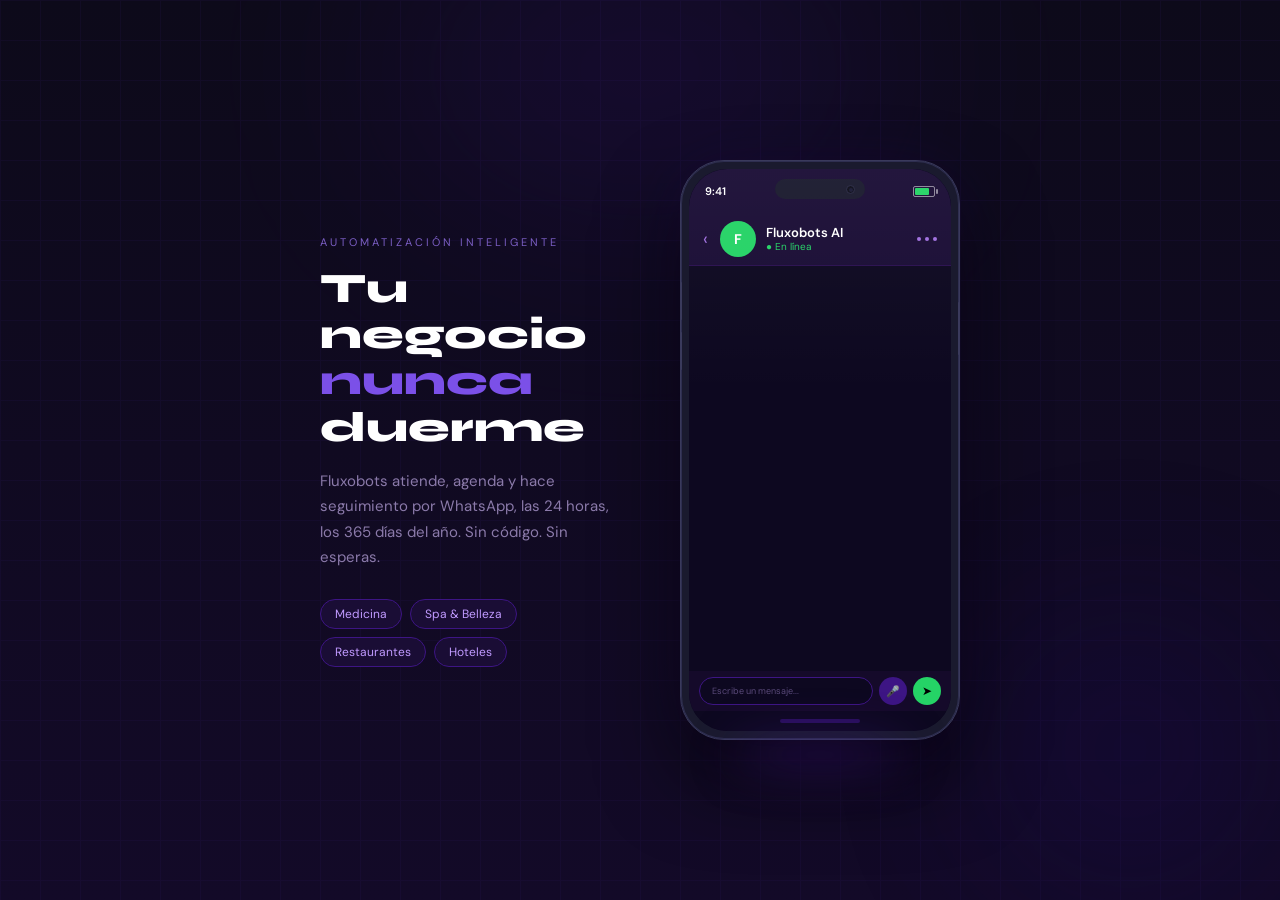
<file: img/fluxobots_animado.html>
<!DOCTYPE html>
<html lang="es">
<head>
<meta charset="UTF-8"/>
<meta name="viewport" content="width=device-width, initial-scale=1.0"/>
<title>Fluxobots – Demo Animado</title>
<link href="https://fonts.googleapis.com/css2?family=Syne:wght@700;800&family=DM+Sans:wght@400;500;600&display=swap" rel="stylesheet"/>
<style>
  *, *::before, *::after { box-sizing: border-box; margin: 0; padding: 0; }

  body {
    min-height: 100vh;
    background: #0D0A1A;
    display: flex;
    align-items: center;
    justify-content: center;
    font-family: 'DM Sans', sans-serif;
    overflow: hidden;
  }

  /* Fondo con partículas / grid */
  .bg {
    position: fixed; inset: 0; z-index: 0;
    background:
      linear-gradient(180deg, #0D0A1A 0%, #130A28 100%);
  }
  .bg::before {
    content: '';
    position: absolute; inset: 0;
    background-image:
      linear-gradient(#2A1A5A 1px, transparent 1px),
      linear-gradient(90deg, #2A1A5A 1px, transparent 1px);
    background-size: 40px 40px;
    opacity: 0.18;
  }
  .glow1 {
    position: fixed; width: 500px; height: 300px;
    border-radius: 50%; background: #3C1586;
    filter: blur(100px); opacity: 0.18;
    top: -80px; left: 50%; transform: translateX(-50%);
  }
  .glow2 {
    position: fixed; width: 300px; height: 300px;
    border-radius: 50%; background: #1A0A5C;
    filter: blur(80px); opacity: 0.2;
    bottom: 0; right: 0;
  }

  /* Wrapper central */
  .scene {
    position: relative; z-index: 1;
    display: flex;
    align-items: center;
    justify-content: center;
    gap: 60px;
    padding: 40px 20px;
  }

  /* Texto lateral */
  .copy {
    max-width: 300px;
    opacity: 0;
    transform: translateX(-30px);
    animation: fadeInLeft 0.8s 0.3s ease forwards;
  }
  .copy .label {
    font-size: 11px;
    letter-spacing: 3px;
    color: #7B5EC4;
    text-transform: uppercase;
    margin-bottom: 14px;
  }
  .copy h1 {
    font-family: 'Syne', sans-serif;
    font-size: 42px;
    font-weight: 800;
    color: #fff;
    line-height: 1.1;
    margin-bottom: 18px;
  }
  .copy h1 span { color: #7B50E8; }
  .copy p {
    font-size: 15px;
    color: #8B7AAA;
    line-height: 1.7;
    margin-bottom: 28px;
  }
  .tags {
    display: flex; flex-wrap: wrap; gap: 8px;
  }
  .tag {
    padding: 6px 14px;
    border-radius: 20px;
    border: 1px solid #3D1584;
    color: #C09AFF;
    font-size: 12px;
    background: #1A0D35;
  }

  /* TELÉFONO */
  .phone-wrap {
    position: relative;
    opacity: 0;
    transform: translateY(30px);
    animation: fadeInUp 0.9s 0.1s ease forwards;
  }

  /* Glow debajo del teléfono */
  .phone-wrap::after {
    content: '';
    position: absolute;
    bottom: -30px; left: 50%;
    transform: translateX(-50%);
    width: 180px; height: 30px;
    background: #3D1584;
    filter: blur(24px);
    border-radius: 50%;
    opacity: 0.5;
  }

  .phone {
    width: 280px;
    height: 580px;
    background: #1A1A2E;
    border-radius: 44px;
    border: 1.5px solid #3A3A5C;
    position: relative;
    overflow: hidden;
    box-shadow:
      0 0 0 1px #2E2E50 inset,
      0 40px 80px rgba(0,0,0,0.6),
      0 0 60px rgba(61,21,132,0.15);
  }

  /* Botones laterales */
  .btn-power {
    position: absolute; right: -3px; top: 140px;
    width: 4px; height: 55px; border-radius: 3px;
    background: #252545; border: 1px solid #3A3A5C;
  }
  .btn-vol1 {
    position: absolute; left: -3px; top: 120px;
    width: 4px; height: 40px; border-radius: 3px;
    background: #252545; border: 1px solid #3A3A5C;
  }
  .btn-vol2 {
    position: absolute; left: -3px; top: 170px;
    width: 4px; height: 40px; border-radius: 3px;
    background: #252545; border: 1px solid #3A3A5C;
  }

  /* Pantalla */
  .screen {
    position: absolute;
    inset: 8px;
    border-radius: 38px;
    background: #0D0820;
    overflow: hidden;
    display: flex;
    flex-direction: column;
  }

  /* Notch */
  .notch {
    position: absolute; top: 10px;
    left: 50%; transform: translateX(-50%);
    width: 90px; height: 20px;
    background: #1A1A2E;
    border-radius: 10px;
    z-index: 10;
    display: flex; align-items: center; justify-content: flex-end;
    padding-right: 10px; gap: 4px;
  }
  .notch-cam {
    width: 9px; height: 9px; border-radius: 50%;
    background: #0D0D1A; border: 1px solid #2A2A45;
    position: relative;
  }
  .notch-cam::after {
    content: '';
    position: absolute; top: 2px; left: 2px;
    width: 4px; height: 4px; border-radius: 50%;
    background: #1A1A35;
  }

  /* Barra de estado */
  .status-bar {
    height: 44px;
    background: #1A0D35;
    display: flex;
    align-items: center;
    padding: 0 16px;
    flex-shrink: 0;
    position: relative;
    z-index: 2;
  }
  .status-time {
    font-size: 11px; font-weight: 600;
    color: #fff; flex: 1;
  }
  .status-icons {
    display: flex; align-items: center; gap: 5px;
  }
  .battery {
    width: 22px; height: 11px; border-radius: 2px;
    border: 1px solid rgba(255,255,255,0.5);
    position: relative;
    display: flex; align-items: center; padding: 1px;
  }
  .battery::after {
    content: ''; position: absolute; right: -4px;
    width: 2px; height: 5px; border-radius: 1px;
    background: rgba(255,255,255,0.5);
  }
  .battery-fill {
    width: 80%; height: 100%; border-radius: 1px;
    background: #25D366;
  }

  /* Header WhatsApp */
  .wa-header {
    background: #1A0D35;
    padding: 8px 14px 8px;
    display: flex;
    align-items: center;
    gap: 10px;
    flex-shrink: 0;
    border-bottom: 1px solid #2A1050;
  }
  .back-arrow {
    color: #A070E0; font-size: 18px; line-height: 1;
    cursor: pointer; margin-right: 2px;
  }
  .avatar {
    width: 36px; height: 36px; border-radius: 50%;
    background: #25D366;
    display: flex; align-items: center; justify-content: center;
    font-weight: 700; font-size: 14px; color: #fff;
    flex-shrink: 0;
  }
  .contact-info { flex: 1; }
  .contact-name {
    font-size: 13px; font-weight: 600; color: #fff;
    line-height: 1.2;
  }
  .contact-status {
    font-size: 10px; color: #25D366;
  }
  .typing-indicator {
    font-size: 10px; color: #25D366;
    display: none;
  }
  .typing-indicator.active { display: block; }
  .wa-dots {
    display: flex; gap: 4px;
  }
  .wa-dots span {
    width: 4px; height: 4px; border-radius: 50%;
    background: #A070E0;
  }

  /* Chat area */
  .chat {
    flex: 1;
    padding: 10px 10px 6px;
    overflow: hidden;
    display: flex;
    flex-direction: column;
    gap: 6px;
    background: #0D0820;
  }

  /* Burbujas */
  .bubble {
    max-width: 82%;
    padding: 7px 11px;
    border-radius: 14px;
    font-size: 10px;
    line-height: 1.45;
    opacity: 0;
    transform: translateY(8px) scale(0.96);
    transition: opacity 0.35s ease, transform 0.35s ease;
    position: relative;
  }
  .bubble.visible {
    opacity: 1;
    transform: translateY(0) scale(1);
  }
  .bubble.user {
    align-self: flex-end;
    background: #3D1584;
    color: #E8D8FF;
    border-bottom-right-radius: 4px;
  }
  .bubble.bot {
    align-self: flex-start;
    background: #1F1040;
    color: #CCC0F0;
    border: 1px solid #3D1584;
    border-bottom-left-radius: 4px;
  }
  .bubble.bot .sender {
    font-size: 8.5px; font-weight: 700;
    color: #25D366; margin-bottom: 3px;
  }
  .bubble-time {
    font-size: 7.5px; color: #9B7FD8;
    text-align: right; margin-top: 2px;
  }
  .bubble.user .bubble-time { color: #B090E0; }

  /* Burbujas especiales */
  .options-row {
    display: flex; gap: 5px; flex-wrap: wrap;
    opacity: 0; transform: translateY(8px);
    transition: opacity 0.35s ease, transform 0.35s ease;
    align-self: flex-start;
  }
  .options-row.visible {
    opacity: 1; transform: translateY(0);
  }
  .opt-btn {
    padding: 4px 10px;
    border-radius: 12px;
    background: #2A1050;
    border: 1px solid #3D1584;
    color: #C09AFF;
    font-size: 9px;
    cursor: pointer;
    transition: background 0.2s;
  }
  .opt-btn:hover { background: #3D1584; }

  /* Tarjeta de cita confirmada */
  .appt-card {
    background: #2A1050;
    border: 1px solid #4B2BAA;
    border-radius: 8px;
    padding: 5px 8px;
    margin-top: 4px;
  }
  .appt-card .appt-title {
    font-size: 9px; font-weight: 700; color: #C09AFF;
  }
  .appt-card .appt-sub {
    font-size: 8px; color: #9B7FD8; margin-top: 1px;
  }

  /* Dots de typing */
  .typing-bubble {
    align-self: flex-start;
    background: #1F1040;
    border: 1px solid #3D1584;
    border-radius: 14px;
    border-bottom-left-radius: 4px;
    padding: 8px 12px;
    display: none;
  }
  .typing-bubble.active { display: flex; gap: 4px; align-items: center; }
  .typing-bubble span {
    width: 5px; height: 5px; border-radius: 50%;
    background: #7B5EC4;
    animation: typingDot 1.2s infinite;
  }
  .typing-bubble span:nth-child(2) { animation-delay: 0.2s; }
  .typing-bubble span:nth-child(3) { animation-delay: 0.4s; }

  /* Input bar */
  .input-bar {
    background: #150A2A;
    padding: 6px 10px;
    display: flex;
    align-items: center;
    gap: 6px;
    flex-shrink: 0;
  }
  .input-field {
    flex: 1; height: 28px;
    background: #0D0820;
    border: 1px solid #3D1584;
    border-radius: 14px;
    padding: 0 12px;
    font-size: 9px; color: #5A4A7A;
    display: flex; align-items: center;
  }
  .send-btn {
    width: 28px; height: 28px; border-radius: 50%;
    background: #25D366;
    display: flex; align-items: center; justify-content: center;
    font-size: 12px; flex-shrink: 0;
  }
  .mic-btn {
    width: 28px; height: 28px; border-radius: 50%;
    background: #3D1584;
    display: flex; align-items: center; justify-content: center;
    font-size: 11px; flex-shrink: 0;
  }

  /* Home bar */
  .home-bar {
    height: 20px; background: #0D0820;
    display: flex; align-items: center; justify-content: center;
    flex-shrink: 0;
  }
  .home-bar-pill {
    width: 80px; height: 4px; border-radius: 2px;
    background: #3D1584; opacity: 0.6;
  }

  /* Brillo del cristal */
  .glass-shine {
    position: absolute; top: 0; left: 0; right: 0; height: 40%;
    background: linear-gradient(180deg, rgba(255,255,255,0.04) 0%, transparent 100%);
    border-radius: 38px 38px 0 0;
    pointer-events: none; z-index: 20;
  }

  /* Animaciones */
  @keyframes fadeInUp {
    from { opacity:0; transform:translateY(30px); }
    to   { opacity:1; transform:translateY(0); }
  }
  @keyframes fadeInLeft {
    from { opacity:0; transform:translateX(-30px); }
    to   { opacity:1; transform:translateX(0); }
  }
  @keyframes typingDot {
    0%,60%,100% { transform: translateY(0); opacity:0.4; }
    30% { transform: translateY(-4px); opacity:1; }
  }
  @keyframes pulse {
    0%,100% { box-shadow: 0 0 0 0 rgba(61,21,132,0.4); }
    50% { box-shadow: 0 0 0 8px rgba(61,21,132,0); }
  }

  /* Responsive */
  @media (max-width: 700px) {
    .scene { flex-direction: column; gap: 30px; }
    .copy { max-width: 100%; text-align: center; }
    .copy h1 { font-size: 32px; }
    .tags { justify-content: center; }
  }
</style>
</head>
<body>

<div class="bg"></div>
<div class="glow1"></div>
<div class="glow2"></div>

<div class="scene">

  <!-- Texto lateral -->
  <div class="copy">
    <p class="label">Automatización inteligente</p>
    <h1>Tu negocio<br/><span>nunca</span> duerme</h1>
    <p>Fluxobots atiende, agenda y hace seguimiento por WhatsApp, las 24 horas, los 365 días del año. Sin código. Sin esperas.</p>
    <div class="tags">
      <span class="tag">Medicina</span>
      <span class="tag">Spa &amp; Belleza</span>
      <span class="tag">Restaurantes</span>
      <span class="tag">Hoteles</span>
    </div>
  </div>

  <!-- Teléfono animado -->
  <div class="phone-wrap">
    <div class="phone">
      <div class="btn-power"></div>
      <div class="btn-vol1"></div>
      <div class="btn-vol2"></div>

      <div class="screen">
        <div class="glass-shine"></div>
        <div class="notch"><div class="notch-cam"></div></div>

        <!-- Status bar -->
        <div class="status-bar">
          <span class="status-time">9:41</span>
          <div class="status-icons">
            <div class="battery"><div class="battery-fill"></div></div>
          </div>
        </div>

        <!-- WA Header -->
        <div class="wa-header">
          <span class="back-arrow">‹</span>
          <div class="avatar">F</div>
          <div class="contact-info">
            <div class="contact-name">Fluxobots AI</div>
            <div class="contact-status" id="contact-status">● En línea</div>
            <div class="typing-indicator" id="typing-text">escribiendo...</div>
          </div>
          <div class="wa-dots">
            <span></span><span></span><span></span>
          </div>
        </div>

        <!-- Chat -->
        <div class="chat" id="chat">
          <!-- Typing dots -->
          <div class="typing-bubble" id="typing-bubble">
            <span></span><span></span><span></span>
          </div>
        </div>

        <!-- Input -->
        <div class="input-bar">
          <div class="input-field">Escribe un mensaje...</div>
          <div class="mic-btn">🎤</div>
          <div class="send-btn">➤</div>
        </div>
        <div class="home-bar"><div class="home-bar-pill"></div></div>
      </div>
    </div>
  </div>

</div>

<script>
const chat = document.getElementById('chat');
const typingBubble = document.getElementById('typing-bubble');
const typingText = document.getElementById('typing-text');
const contactStatus = document.getElementById('contact-status');

// Secuencia de mensajes
const messages = [
  { type: 'user', text: 'Hola! Quiero agendar\nuna cita de spa 😊', time: '10:01', delay: 800 },
  { type: 'bot', sender: 'Fluxobots AI', text: '¡Hola! Con mucho gusto.\n¿Para qué servicio deseas\ntu cita?', time: '10:01', delay: 1800 },
  { type: 'options', opts: ['Masaje relajante', 'Facial premium', 'Aromaterapia'], delay: 600 },
  { type: 'user', text: 'Masaje relajante', time: '10:02', delay: 900 },
  { type: 'bot', sender: 'Fluxobots AI', text: 'Excelente elección!\nTenemos estos horarios\ndisponibles:', time: '10:02', delay: 1600 },
  { type: 'options', opts: ['Lunes 10am', 'Martes 3pm', 'Jueves 11am'], delay: 500 },
  { type: 'user', text: 'Jueves 11am perfecto', time: '10:02', delay: 900 },
  { type: 'bot-card', sender: 'Fluxobots AI', text: 'Tu cita está confirmada:', card: { title: 'Jueves 22 mayo · 11:00 AM', sub: 'Masaje relajante · Spa Fluxobots ✓' }, time: '10:03', delay: 1800 },
  { type: 'bot', sender: 'Fluxobots AI', text: 'Te enviaré un recordatorio\n24h antes. ¡Hasta pronto! 🌿', time: '10:03', delay: 1400 },
  { type: 'user', text: 'Perfecto, gracias! 😍', time: '10:03', delay: 700 },
];

let index = 0;

function showTyping(duration) {
  return new Promise(resolve => {
    typingBubble.classList.add('active');
    typingText.classList.add('active');
    contactStatus.style.display = 'none';
    // Scroll
    chat.scrollTop = chat.scrollHeight;
    setTimeout(() => {
      typingBubble.classList.remove('active');
      typingText.classList.remove('active');
      contactStatus.style.display = '';
      resolve();
    }, duration);
  });
}

function createBubble(msg) {
  if (msg.type === 'user') {
    const el = document.createElement('div');
    el.className = 'bubble user';
    el.innerHTML = msg.text.replace(/\n/g,'<br/>') +
      `<div class="bubble-time">${msg.time} ✓✓</div>`;
    return el;
  }
  if (msg.type === 'bot') {
    const el = document.createElement('div');
    el.className = 'bubble bot';
    el.innerHTML = `<div class="sender">${msg.sender}</div>` +
      msg.text.replace(/\n/g,'<br/>') +
      `<div class="bubble-time">${msg.time}</div>`;
    return el;
  }
  if (msg.type === 'bot-card') {
    const el = document.createElement('div');
    el.className = 'bubble bot';
    el.innerHTML = `<div class="sender">${msg.sender}</div>` +
      msg.text.replace(/\n/g,'<br/>') +
      `<div class="appt-card">
        <div class="appt-title">${msg.card.title}</div>
        <div class="appt-sub">${msg.card.sub}</div>
      </div>` +
      `<div class="bubble-time">${msg.time}</div>`;
    return el;
  }
  if (msg.type === 'options') {
    const el = document.createElement('div');
    el.className = 'options-row';
    msg.opts.forEach(o => {
      const btn = document.createElement('div');
      btn.className = 'opt-btn';
      btn.textContent = o;
      el.appendChild(btn);
    });
    return el;
  }
}

async function runSequence() {
  await new Promise(r => setTimeout(r, 1200));

  for (let i = 0; i < messages.length; i++) {
    const msg = messages[i];

    // Typing indicator solo para mensajes del bot
    if (msg.type === 'bot' || msg.type === 'bot-card') {
      await showTyping(msg.delay);
    } else {
      await new Promise(r => setTimeout(r, msg.delay));
    }

    // Insertar burbuja antes del typing bubble
    const el = createBubble(msg);
    chat.insertBefore(el, typingBubble);

    // Animar entrada
    requestAnimationFrame(() => {
      requestAnimationFrame(() => {
        el.classList.add('visible');
        chat.scrollTop = chat.scrollHeight;
      });
    });

    // Pausa entre mensajes
    await new Promise(r => setTimeout(r, 400));
  }

  // Reiniciar conversación después de pausa
  await new Promise(r => setTimeout(r, 4000));
  restart();
}

function restart() {
  // Fade out bubbles
  const bubbles = chat.querySelectorAll('.bubble, .options-row');
  bubbles.forEach(b => {
    b.style.transition = 'opacity 0.4s';
    b.style.opacity = '0';
  });
  setTimeout(() => {
    bubbles.forEach(b => b.remove());
    runSequence();
  }, 500);
}

runSequence();
</script>
</body>
</html>
</file>
<file: style.css>
@import url('https://fonts.googleapis.com/css2?family=Orbitron:wght@700&family=Montserrat:wght@400;600;700&display=swap');

*{
    margin:0;
    padding:0;
    box-sizing:border-box;
}

body{
    background:#04060f;
    font-family:Arial;
    color:white;
    overflow-x:hidden;
}

/* LOGO */

.logo{
    font-family:'Orbitron', sans-serif;
    font-size:26px;
    font-weight:700;
    letter-spacing:6px;
    text-transform:uppercase;
    background:
    linear-gradient(
        90deg,
        #a855f7,
        #60a5fa,
        #ffffff,
        #60a5fa,
        #a855f7
    );
    background-size:200% auto;
    -webkit-background-clip:text;
    background-clip:text;
    -webkit-text-fill-color:transparent;
    color:transparent;
    animation:logoGradiente 4s linear infinite;
    transition:0.4s;
}

.logo:hover{
    transform:scale(1.04);
    filter:brightness(1.2);
}

@keyframes logoGradiente{
    0%{ background-position:0% center; }
    100%{ background-position:200% center; }
}

/* LOGO IMAGEN (header FLUXOBOTS) */

.logo-img{
    height:44px;
    width:auto;
    object-fit:contain;
}

/* CONTENEDOR LOGO (pagina GO TECH) */

.logo-center{
    text-align:center;
    padding:40px 20px 20px;
}

/* CIRCULO */

.circulo{
    width:18px;
    height:18px;
    border-radius:50%;
    background:#06b6d4;
    box-shadow:
    0 0 20px #06b6d4,
    0 0 40px #06b6d4;
}

/* TEXTO LOGO */

.texto-logo{
    font-size:26px;
    font-weight:600;
    letter-spacing:5px;
    color:white;
}

/* HEADER */

.header{
    position:fixed;
    top:25px;
    left:50%;
    transform:translateX(-50%);
    width:92%;
    display:flex;
    justify-content:space-between;
    align-items:center;
    padding:18px 45px;
    z-index:1000;
    border-radius:25px;
    background:rgba(255,255,255,0.06);
    backdrop-filter:blur(22px);
    border:1px solid rgba(255,255,255,0.08);
    box-shadow:0 15px 40px rgba(0,0,0,0.35);
}

/* MENU */

.menu{
    display:flex;
    align-items:center;
    gap:40px;
}

.menu a{
    position:relative;
    font-family:'Montserrat', sans-serif;
    font-size:15px;
    font-weight:600;
    text-transform:uppercase;
    letter-spacing:2px;
    color:rgba(255,255,255,0.82);
    text-decoration:none;
    transition:0.4s;
}

.menu a::after{
    content:"";
    position:absolute;
    left:0;
    bottom:-10px;
    width:0%;
    height:2px;
    border-radius:20px;
    background:
    linear-gradient(
        90deg,
        #06b6d4,
        #a855f7
    );
    transition:0.4s;
}

.menu a:hover{
    color:white;
    text-shadow:
    0 0 20px rgba(168,85,247,0.5);
}

.menu a:hover::after{
    width:100%;
}

/* HERO */

.hero{
    height:75vh;
    display:flex;
    justify-content:center;
    align-items:center;
    text-align:center;
    padding:140px 20px 0 20px;
}

.contenido{
    max-width:900px;
}

.contenido h1{
    font-size:72px;
    line-height:1.1;
    margin-bottom:25px;
}

.contenido p{
    font-size:24px;
    color:#cbd5e1;
    margin-bottom:40px;
}

button{
    background:#06b6d4;
    color:white;
    border:none;
    padding:18px 40px;
    border-radius:14px;
    font-size:18px;
    cursor:pointer;
    transition:0.3s;
}

button:hover{
    transform:scale(1.05);
}

/* SLIDER */

.slider{
    position:relative;
    width:78vw;
    max-width:1200px;
    height:50vh;
    display:flex;
    justify-content:center;
    align-items:center;
    overflow:hidden;
}

/* CONTENIDO PRINCIPAL */

.contenido-principal{
    display:flex;
    flex-direction:column;
    align-items:center;
    justify-content:center;
    min-height:100vh;
    padding-top:110px;
    padding-bottom:40px;
    gap:30px;
}

/* TEXTO HERO SUPERIOR */

.hero-texto{
    text-align:center;
    width:100%;
    display:flex;
    justify-content:center;
}

.texto-slide{
    display:none;
    animation:fadeTexto 0.8s ease;
}

.texto-slide.active{
    display:block;
}

.texto-slide h2{
    font-family:'Montserrat', sans-serif;
    font-size:42px;
    font-weight:700;
    line-height:1.2;
    margin-bottom:14px;
    background:linear-gradient(
        135deg,
        #ffffff 0%,
        #a855f7 40%,
        #60a5fa 70%,
        #ffffff 100%
    );
    -webkit-background-clip:text;
    background-clip:text;
    -webkit-text-fill-color:transparent;
    filter:drop-shadow(0 0 18px rgba(168,85,247,0.45));
}

.texto-slide p{
    font-size:18px;
    color:rgba(255,255,255,0.7);
    line-height:1.6;
    letter-spacing:0.5px;
}

@keyframes fadeTexto{
    from{ opacity:0; transform:translateY(10px); }
    to{ opacity:1; transform:translateY(0); }
}

/* SLIDE */

.slide{
    position:absolute;
    opacity:0;
    transition:opacity 1.5s ease-in-out;
}

.slide.active{
    opacity:1;
}

.slide img{
    width:78vw;
    max-width:1200px;
    height:50vh;
    object-fit:cover;
    object-position:center;
    border-radius:30px;
    box-shadow:0 20px 60px rgba(0,0,0,0.5);
    transition:1s;
}

/* WHATSAPP */

.whatsapp{
    position:fixed;
    bottom:28px;
    right:28px;
    display:flex;
    align-items:center;
    gap:8px;
    padding:10px 16px;
    border-radius:60px;
    background:rgba(255,255,255,0.08);
    backdrop-filter:blur(20px);
    border:1px solid rgba(255,255,255,0.1);
    text-decoration:none;
    color:white;
    font-size:13px;
    font-weight:600;
    box-shadow:0 8px 30px rgba(0,0,0,0.35);
    z-index:1000;
    transition:0.4s;
    animation:flotar 3s ease-in-out infinite;
}

.whatsapp img,
.whatsapp svg{
    width:20px;
    height:20px;
    flex-shrink:0;
}


.whatsapp-preview{
    position:absolute;
    bottom:calc(100% + 14px);
    right:0;
    width:180px;
    height:auto;
    opacity:0;
    pointer-events:none;
    transform:translateY(12px) scale(0.92);
    transition:opacity 0.35s ease, transform 0.35s ease;
    filter:
        drop-shadow(0 0 18px rgba(123,79,212,1))
        drop-shadow(0 0 40px rgba(123,79,212,0.6));
    z-index:9999;
}

.whatsapp:hover .whatsapp-preview{
    opacity:1;
    transform:translateY(0) scale(1);
}

.whatsapp:hover{
    transform:translateY(-5px) scale(1.04);
    background:rgba(37,211,102,0.18);
    box-shadow:0 10px 50px rgba(37,211,102,0.35);
}

@keyframes flotar{
    0%{ transform:translateY(0px); }
    50%{ transform:translateY(-8px); }
    100%{ transform:translateY(0px); }
}

/* PAGINA TECNOLOGIA */

.pagina-tech{
    position:relative;
    width:100%;
    height:100vh;
    background:url('img/fondo-ia.jpg');
    background-size:cover;
    background-position:center;
    display:flex;
    justify-content:center;
    align-items:center;
    overflow:hidden;
}

.overlay-tech{
    position:absolute;
    width:100%;
    height:100%;
    background:rgba(0,0,0,0.65);
}

.contenido-tech{
    position:relative;
    z-index:2;
    text-align:center;
    max-width:950px;
    padding:20px;
}

.mini{
    color:#06b6d4;
    letter-spacing:5px;
    font-size:14px;
    font-weight:600;
}

.contenido-tech h1{
    font-size:85px;
    line-height:1.05;
    margin-top:25px;
    margin-bottom:30px;
    font-weight:700;
}

.contenido-tech p{
    font-size:24px;
    color:#cbd5e1;
    line-height:1.6;
    margin-bottom:45px;
}

/* BOTON PDF */

.boton-pdf{
    display:inline-block;
    padding:18px 40px;
    border-radius:18px;
    background:
    linear-gradient(
        90deg,
        #06b6d4,
        #a855f7
    );
    color:white;
    text-decoration:none;
    font-size:18px;
    font-weight:600;
    transition:0.4s;
    box-shadow:0 10px 40px rgba(0,0,0,0.35);
}

.boton-pdf:hover{
    transform:translateY(-5px) scale(1.03);
}

/* HERO TECH */

.hero-tech{
    position:relative;
    width:100%;
    height:100vh;
    overflow:hidden;
    display:flex;
    justify-content:center;
    align-items:center;
    background:#020617;
}

.fondo-tech{
    position:absolute;
    width:100%;
    height:100%;
    background:
    linear-gradient(
        rgba(2,6,23,0.75),
        rgba(2,6,23,0.85)
    ),
    url('img/fondo-ia.jpg');
    background-size:cover;
    background-position:center;
    filter:brightness(0.9);
    transform:scale(1.05);
}

/* BOTONES */

.botones{
    display:flex;
    justify-content:center;
    gap:25px;
    flex-wrap:wrap;
}

.btn1{
    padding:18px 40px;
    border-radius:18px;
    background:
    linear-gradient(
        90deg,
        #06b6d4,
        #a855f7
    );
    color:white;
    text-decoration:none;
    font-weight:600;
    transition:0.4s;
    box-shadow:0 10px 40px rgba(0,0,0,0.35);
}

.btn1:hover{
    transform:translateY(-5px) scale(1.03);
}

.btn2{
    padding:18px 40px;
    border-radius:18px;
    border:1px solid rgba(255,255,255,0.15);
    background:rgba(255,255,255,0.05);
    backdrop-filter:blur(15px);
    color:white;
    text-decoration:none;
    font-weight:600;
    transition:0.4s;
}

.btn2:hover{
    background:rgba(255,255,255,0.1);
    transform:translateY(-5px);
}

/* PAGINA IA */

.hero-ia{
    position:relative;
    width:100%;
    height:100vh;
    overflow:hidden;
    display:flex;
    justify-content:center;
    align-items:center;
    background:#020617;
}

.fondo-ia{
    position:absolute;
    width:100%;
    height:100%;
    background:
    linear-gradient(
        rgba(2,6,23,0.88),
        rgba(2,6,23,0.92)
    ),
    url('img/fondo-ia.jpg');
    background-size:cover;
    background-position:center;
    filter:brightness(0.8);
}

/* BOTON ATRAS */

.volver{
    position:fixed;
    top:35px;
    left:35px;
    z-index:1000;
    padding:14px 28px;
    border-radius:18px;
    background:rgba(255,255,255,0.08);
    backdrop-filter:blur(20px);
    border:1px solid rgba(255,255,255,0.1);
    color:white;
    text-decoration:none;
    font-family:'Montserrat', sans-serif;
    font-weight:600;
    transition:0.4s;
}

.volver:hover{
    background:rgba(168,85,247,0.15);
    transform:translateY(-4px);
}

.contenido-ia{
    position:relative;
    z-index:2;
    text-align:center;
    max-width:900px;
    padding:20px;
}

.mini-ia{
    color:#06b6d4;
    letter-spacing:5px;
    font-size:14px;
    font-weight:600;
}

.contenido-ia h1{
    font-size:82px;
    line-height:1.05;
    margin-top:25px;
    margin-bottom:30px;
    font-weight:700;
}

.contenido-ia p{
    font-size:24px;
    color:#cbd5e1;
    line-height:1.6;
    margin-bottom:45px;
}

/* BOTON IA */

.boton-ia{
    display:inline-block;
    padding:18px 42px;
    border-radius:20px;
    background:
    linear-gradient(
        90deg,
        #06b6d4,
        #a855f7
    );
    color:white;
    text-decoration:none;
    font-weight:600;
    font-size:18px;
    transition:0.4s;
    box-shadow:0 10px 40px rgba(0,0,0,0.35);
}

.boton-ia:hover{
    transform:translateY(-5px) scale(1.03);
}

/* SECCION IMAGENES */

.seccion-imagenes{
    padding:60px 40px 80px;
    background:rgba(0,0,0,0.25);
}

/* IMAGENES IA */

.imagenes-ia{
    position:absolute;
    bottom:36px;
    left:0;
    width:100%;
    display:flex;
    justify-content:center;
    gap:24px;
    flex-wrap:wrap;
    padding:0 40px;
    z-index:2;
}

.imagenes-ia img{
    flex:1;
    min-width:180px;
    max-width:340px;
    height:190px;
    object-fit:cover;
    border-radius:22px;
    border:1px solid rgba(255,255,255,0.1);
    box-shadow:0 15px 50px rgba(0,0,0,0.5);
    transition:0.4s;
}

.imagenes-ia img:hover{
    transform:translateY(-8px) scale(1.03);
}

/* =====================
   INICIO.HTML - DISEÑO PROFESIONAL
   ===================== */

/* FLUXOBOTS ANIMADO */

.seccion-animado{
    width:100%;
    padding:0;
    margin:0;
}

.frame-animado{
    width:100%;
    height:100vh;
    border:none;
    display:block;
    background:transparent;
}

/* FONDO SECUNDARIO */

.fondo-secundario{
    background:
    linear-gradient(
        rgba(2,4,13,0.88),
        rgba(2,4,13,0.88)
    ),
    url('img/fondo2.png');
    background-size:cover;
    background-position:center;
    background-attachment:fixed;
}

/* BOTON REGRESAR */

.btn-regresar{
    position:fixed;
    top:28px;
    left:28px;
    z-index:1000;
    display:flex;
    align-items:center;
    gap:10px;
    padding:12px 22px;
    border-radius:14px;
    background:rgba(255,255,255,0.06);
    backdrop-filter:blur(20px);
    border:1px solid rgba(255,255,255,0.12);
    color:white;
    text-decoration:none;
    font-family:'Montserrat', sans-serif;
    font-size:14px;
    font-weight:600;
    letter-spacing:0.5px;
    box-shadow:0 8px 32px rgba(0,0,0,0.3);
    transition:0.4s;
}

.btn-regresar:hover{
    background:rgba(168,85,247,0.15);
    border-color:rgba(168,85,247,0.4);
    box-shadow:0 8px 32px rgba(168,85,247,0.25);
    transform:translateX(-4px);
}

.btn-regresar svg{
    transition:0.4s;
}

.btn-regresar:hover svg{
    transform:translateX(-3px);
}

/* HERO */

.hero-inicio{
    position:relative;
    width:100%;
    height:100vh;
    background:
    linear-gradient(
        135deg,
        rgba(2,6,23,0.88) 0%,
        rgba(15,5,40,0.82) 100%
    ),
    url('img/fondo-ia.jpg');
    background-size:cover;
    background-position:center;
    display:flex;
    align-items:center;
    padding-left:10%;
    overflow:hidden;
}

.flecha-scroll{
    position:fixed;
    bottom:32px;
    left:50%;
    transform:translateX(-50%);
    color:#a855f7;
    display:flex;
    align-items:center;
    justify-content:center;
    width:52px;
    height:52px;
    border-radius:50%;
    border:1.5px solid rgba(168,85,247,0.5);
    background:rgba(168,85,247,0.1);
    backdrop-filter:blur(12px);
    cursor:pointer;
    z-index:900;
    animation:flechaBajar 2s ease-in-out infinite;
    transition:opacity 0.4s ease, background 0.3s, border-color 0.3s;
    appearance:none;
    -webkit-appearance:none;
    outline:none;
    padding:0;
}

.flecha-scroll svg{
    display:block;
    width:26px;
    height:26px;
    stroke:#a855f7;
    flex-shrink:0;
}

.flecha-scroll:hover{
    background:rgba(168,85,247,0.22);
    border-color:#a855f7;
    color:#fff;
}

.flecha-scroll:hover svg{
    stroke:#fff;
}

.flecha-scroll.oculta{
    opacity:0 !important;
    pointer-events:none;
    animation:none;
}

@keyframes flechaBajar{
    0%  { transform:translateX(-50%) translateY(0);    opacity:1; }
    50% { transform:translateX(-50%) translateY(10px); opacity:0.55; }
    100%{ transform:translateX(-50%) translateY(0);    opacity:1; }
}

.hero-contenido{
    max-width:620px;
    z-index:2;
}

.hero-tag{
    display:inline-block;
    color:#06b6d4;
    font-family:'Montserrat', sans-serif;
    font-size:12px;
    font-weight:600;
    letter-spacing:4px;
    text-transform:uppercase;
    margin-bottom:24px;
    border:1px solid rgba(6,182,212,0.35);
    padding:7px 18px;
    border-radius:20px;
    background:rgba(6,182,212,0.07);
}

.hero-titulo{
    font-family:'Montserrat', sans-serif;
    font-size:68px;
    font-weight:800;
    line-height:1.05;
    margin-bottom:24px;
    background:linear-gradient(
        135deg,
        #ffffff 0%,
        #a855f7 50%,
        #06b6d4 100%
    );
    -webkit-background-clip:text;
    background-clip:text;
    -webkit-text-fill-color:transparent;
}

.hero-desc{
    font-size:17px;
    color:rgba(255,255,255,0.65);
    line-height:1.8;
    margin-bottom:40px;
}

.hero-botones{
    display:flex;
    gap:16px;
    flex-wrap:wrap;
}

/* BOTONES GENERALES */

.btn-primario{
    display:inline-block;
    padding:16px 36px;
    border-radius:14px;
    background:linear-gradient(90deg, #06b6d4, #a855f7);
    color:white;
    text-decoration:none;
    font-family:'Montserrat', sans-serif;
    font-weight:600;
    font-size:15px;
    transition:0.4s;
    box-shadow:0 8px 30px rgba(168,85,247,0.3);
}

.btn-primario:hover{
    transform:translateY(-4px);
    box-shadow:0 16px 45px rgba(168,85,247,0.5);
}

.btn-secundario{
    display:inline-block;
    padding:16px 36px;
    border-radius:14px;
    border:1px solid rgba(255,255,255,0.18);
    background:rgba(255,255,255,0.06);
    backdrop-filter:blur(12px);
    color:white;
    text-decoration:none;
    font-family:'Montserrat', sans-serif;
    font-weight:600;
    font-size:15px;
    transition:0.4s;
}

.btn-secundario:hover{
    background:rgba(255,255,255,0.12);
    transform:translateY(-4px);
}

/* SERVICIOS / CREACIONES */

.seccion-servicios{
    padding:100px 80px;
    background:transparent;
}

.seccion-titulo{
    font-family:'Montserrat', sans-serif;
    font-size:36px;
    font-weight:700;
    text-align:center;
    margin-bottom:60px;
    background:linear-gradient(90deg, #ffffff, #a855f7, #06b6d4);
    -webkit-background-clip:text;
    background-clip:text;
    -webkit-text-fill-color:transparent;
}

.grid-servicios{
    display:grid;
    grid-template-columns:repeat(auto-fit, minmax(260px, 1fr));
    gap:28px;
    max-width:1100px;
    margin:0 auto;
}

.card-servicio{
    background:rgba(255,255,255,0.04);
    backdrop-filter:blur(16px);
    border:1px solid rgba(255,255,255,0.07);
    border-radius:24px;
    padding:40px 32px;
    transition:0.4s;
}

.card-servicio:hover{
    transform:translateY(-8px);
    border-color:rgba(168,85,247,0.35);
    box-shadow:0 20px 60px rgba(168,85,247,0.12);
}

.card-icono{
    font-size:40px;
    margin-bottom:20px;
}

.card-servicio h3{
    font-family:'Montserrat', sans-serif;
    font-size:20px;
    font-weight:700;
    margin-bottom:12px;
    color:white;
}

.card-servicio p{
    font-size:15px;
    color:rgba(255,255,255,0.55);
    line-height:1.75;
}

/* MODAL */

.modal-overlay{
    position:fixed;
    inset:0;
    background:rgba(2,4,13,0.88);
    backdrop-filter:blur(14px);
    display:flex;
    align-items:center;
    justify-content:center;
    z-index:9999;
    opacity:0;
    pointer-events:none;
    transition:opacity 0.4s ease;
}

.modal-overlay.activo{
    opacity:1;
    pointer-events:all;
}

.modal-caja{
    position:relative;
    max-width:85vw;
    max-height:85vh;
    border-radius:24px;
    overflow:hidden;
    border:1px solid rgba(168,85,247,0.3);
    box-shadow:0 0 60px rgba(168,85,247,0.25), 0 0 120px rgba(6,182,212,0.1);
    transform:scale(0.88) translateY(24px);
    transition:transform 0.4s cubic-bezier(0.34,1.56,0.64,1);
}

.modal-overlay.activo .modal-caja{
    transform:scale(1) translateY(0);
}

.modal-imagen{
    display:block;
    max-width:85vw;
    max-height:85vh;
    object-fit:contain;
}

.modal-cerrar{
    position:absolute;
    top:14px;
    right:14px;
    width:36px;
    height:36px;
    border-radius:50%;
    border:1px solid rgba(255,255,255,0.2);
    background:rgba(0,0,0,0.5);
    color:#fff;
    font-size:20px;
    line-height:1;
    cursor:pointer;
    display:flex;
    align-items:center;
    justify-content:center;
    transition:background 0.25s, transform 0.25s;
    z-index:1;
}

.modal-cerrar:hover{
    background:rgba(168,85,247,0.5);
    transform:scale(1.1);
}

.card-clickable{
    cursor:pointer;
}

.card-clickable:hover{
    border-color:rgba(168,85,247,0.6);
    box-shadow:0 0 24px rgba(168,85,247,0.2);
}

/* QUIENES SOMOS */

.hero-qs{
    position:relative;
    width:100%;
    height:100vh;
    background:
        linear-gradient(135deg, rgba(2,6,23,0.9) 0%, rgba(15,5,40,0.85) 100%),
        url('img/fondo-ia.jpg');
    background-size:cover;
    background-position:center;
    display:flex;
    align-items:center;
    justify-content:space-between;
    padding:0 8% 0 10%;
    gap:60px;
    overflow:hidden;
}

.hero-qs-contenido{
    display:flex;
    flex-direction:column;
    gap:18px;
    flex-shrink:0;
}

.hero-qs-titulo{
    font-family:'Orbitron', sans-serif;
    font-size:72px;
    font-weight:900;
    line-height:1.05;
    background:linear-gradient(135deg,#ffffff 0%,#a855f7 50%,#06b6d4 100%);
    -webkit-background-clip:text;
    background-clip:text;
    -webkit-text-fill-color:transparent;
    margin:0;
}

.hero-qs-sub{
    font-size:16px;
    color:rgba(255,255,255,0.5);
    letter-spacing:1.5px;
    text-transform:uppercase;
    font-family:'Montserrat', sans-serif;
}


.qs-texto-principal{
    max-width:480px;
    border-left:2px solid rgba(168,85,247,0.35);
    padding-left:32px;
}

.qs-texto-principal p{
    font-family:'Montserrat', sans-serif;
    font-size:14.5px;
    color:rgba(255,255,255,0.68);
    line-height:1.85;
    margin-bottom:18px;
}

.qs-texto-principal p:last-child{
    margin-bottom:0;
}

.qs-texto-principal strong{
    color:#c084fc;
    font-weight:700;
}

.qs-diferenciadores{
    padding:60px 40px;
    max-width:1100px;
    margin:0 auto;
}

.qs-mision{
    padding:70px 40px;
    display:flex;
    justify-content:center;
}

.qs-mision-inner{
    max-width:780px;
    text-align:center;
    background:rgba(168,85,247,0.06);
    border:1px solid rgba(168,85,247,0.2);
    border-radius:28px;
    padding:54px 48px;
    backdrop-filter:blur(16px);
}

.qs-mision-tag{
    display:inline-block;
    background:rgba(168,85,247,0.15);
    border:1px solid rgba(168,85,247,0.35);
    color:#c084fc;
    font-family:'Montserrat', sans-serif;
    font-size:12px;
    font-weight:700;
    letter-spacing:2px;
    text-transform:uppercase;
    padding:6px 18px;
    border-radius:20px;
    margin-bottom:28px;
}

.qs-mision-texto{
    font-family:'Montserrat', sans-serif;
    font-size:17px;
    color:rgba(255,255,255,0.75);
    line-height:1.85;
    margin-bottom:28px;
}

.qs-mision-slogan{
    font-family:'Orbitron', sans-serif;
    font-size:20px;
    background:linear-gradient(90deg,#a855f7,#06b6d4);
    -webkit-background-clip:text;
    background-clip:text;
    -webkit-text-fill-color:transparent;
    margin-bottom:28px;
    font-weight:700;
}

.qs-mision-chips{
    display:flex;
    flex-wrap:wrap;
    justify-content:center;
    gap:12px;
}

.qs-mision-chips span{
    padding:8px 20px;
    border-radius:40px;
    border:1px solid rgba(168,85,247,0.4);
    background:rgba(168,85,247,0.08);
    color:#e2d9ff;
    font-family:'Montserrat', sans-serif;
    font-size:13px;
    font-weight:600;
    letter-spacing:0.5px;
}

.qs-contacto{
    padding:60px 40px 90px;
    text-align:center;
    max-width:900px;
    margin:0 auto;
}

.qs-contacto-grid{
    display:flex;
    flex-wrap:wrap;
    justify-content:center;
    gap:16px;
    margin:40px 0 48px;
}

.qs-contacto-item{
    display:flex;
    align-items:center;
    gap:16px;
    flex:1 1 200px;
    background:rgba(255,255,255,0.04);
    border:1px solid rgba(168,85,247,0.2);
    border-radius:18px;
    padding:22px 24px;
    text-align:left;
    backdrop-filter:blur(12px);
}

.qs-contacto-item:last-child{
    flex-basis:100%;
    max-width:260px;
    margin:0 auto;
}

.qs-contacto-icono{
    font-size:22px;
    flex-shrink:0;
}

.qs-contacto-label{
    display:block;
    font-family:'Montserrat', sans-serif;
    font-size:11px;
    text-transform:uppercase;
    letter-spacing:1.5px;
    color:rgba(168,85,247,0.8);
    font-weight:700;
    margin-bottom:5px;
}

.qs-contacto-valor{
    display:block;
    font-family:'Montserrat', sans-serif;
    font-size:13px;
    color:rgba(255,255,255,0.75);
    line-height:1.6;
    white-space:normal;
}

/* ESTADISTICAS */

.seccion-stats{
    display:flex;
    justify-content:center;
    flex-wrap:wrap;
    padding:80px 40px;
    background:rgba(0,0,0,0.35);
    border-top:1px solid rgba(255,255,255,0.05);
    border-bottom:1px solid rgba(255,255,255,0.05);
}

.stat{
    display:flex;
    flex-direction:column;
    align-items:center;
    padding:20px 60px;
    border-right:1px solid rgba(255,255,255,0.07);
}

.stat:last-child{
    border-right:none;
}

.stat-num{
    font-family:'Orbitron', sans-serif;
    font-size:46px;
    font-weight:700;
    background:linear-gradient(90deg, #a855f7, #06b6d4);
    -webkit-background-clip:text;
    background-clip:text;
    -webkit-text-fill-color:transparent;
    margin-bottom:8px;
}

.stat-label{
    font-family:'Montserrat', sans-serif;
    font-size:13px;
    font-weight:600;
    letter-spacing:3px;
    text-transform:uppercase;
    color:rgba(255,255,255,0.45);
}

/* CTA */

.seccion-cta{
    padding:110px 40px;
    text-align:center;
    background:transparent;
}

.seccion-cta h2{
    font-family:'Montserrat', sans-serif;
    font-size:40px;
    font-weight:700;
    margin-bottom:16px;
    color:white;
}

.seccion-cta p{
    font-size:18px;
    color:rgba(255,255,255,0.55);
    margin-bottom:40px;
}
</file>
